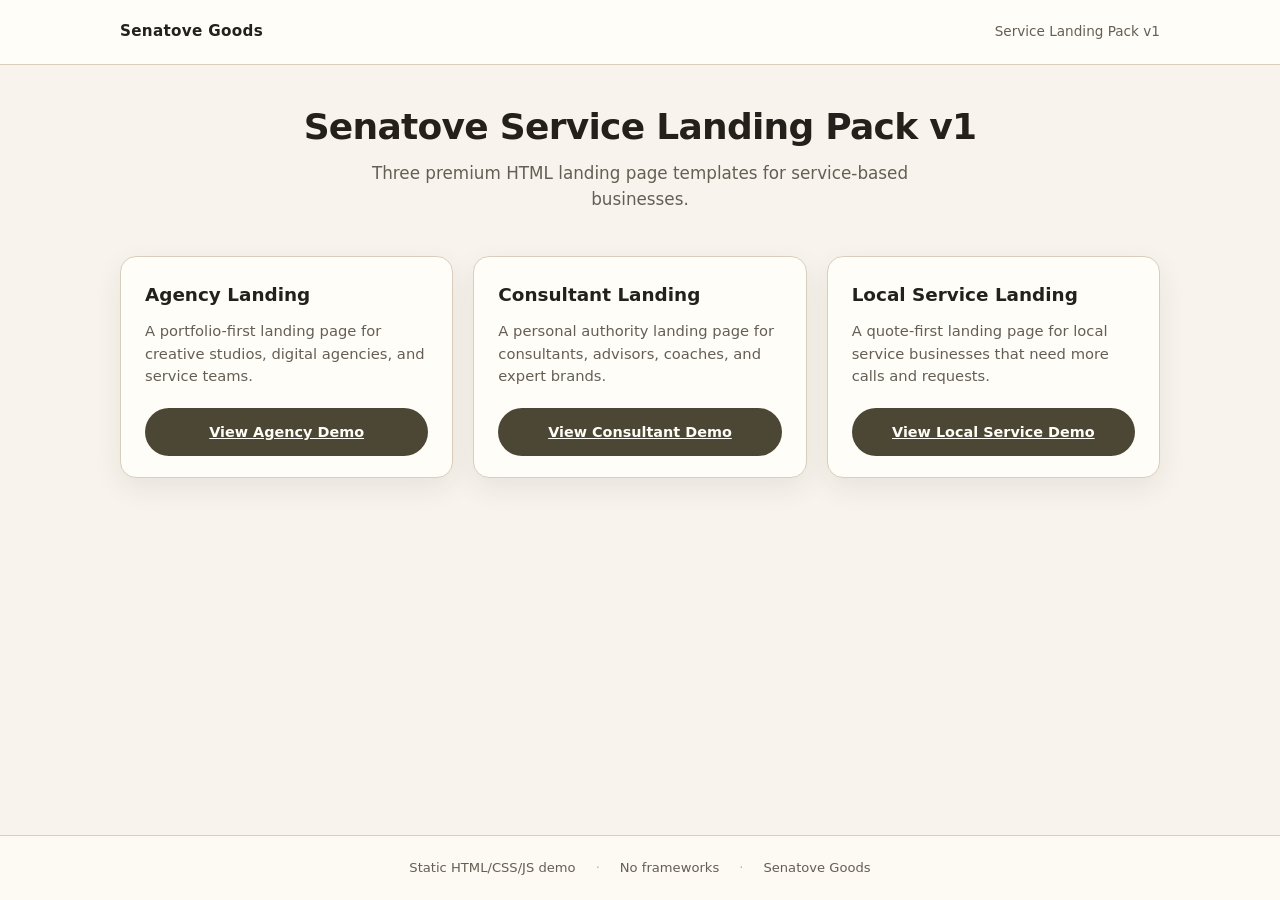
<file: index.html>
<!DOCTYPE html>
<html lang="en">
<head>
  <meta charset="UTF-8">
  <meta name="viewport" content="width=device-width, initial-scale=1.0">
  <meta name="description" content="Senatove Service Landing Pack v1 — preview three premium HTML landing templates.">
  <title>Senatove Service Landing Pack v1 | Senatove Goods</title>
  <link rel="canonical" href="https://konstantinsenatov.github.io/Senatove-Goods/">
  <link rel="stylesheet" href="demo/assets/css/demo.css">
</head>
<body class="demo-hub">
  <header class="demo-header">
    <div class="demo-header-inner">
      <span class="demo-brand">Senatove Goods</span>
      <span class="demo-tagline">Service Landing Pack v1</span>
    </div>
  </header>

  <main class="demo-main">
    <div class="demo-hero">
      <h1>Senatove Service Landing Pack v1</h1>
      <p class="demo-lead">Three premium HTML landing page templates for service-based businesses.</p>
    </div>

    <div class="demo-grid">
      <article class="demo-card">
        <h2>Agency Landing</h2>
        <p>A portfolio-first landing page for creative studios, digital agencies, and service teams.</p>
        <a class="demo-cta" href="./demo/agency-landing/">View Agency Demo</a>
      </article>

      <article class="demo-card">
        <h2>Consultant Landing</h2>
        <p>A personal authority landing page for consultants, advisors, coaches, and expert brands.</p>
        <a class="demo-cta" href="./demo/consultant-landing/">View Consultant Demo</a>
      </article>

      <article class="demo-card">
        <h2>Local Service Landing</h2>
        <p>A quote-first landing page for local service businesses that need more calls and requests.</p>
        <a class="demo-cta" href="./demo/local-service-landing/">View Local Service Demo</a>
      </article>
    </div>
  </main>

  <footer class="demo-footer">
    <div class="demo-footer-inner">
      <span>Static HTML/CSS/JS demo</span>
      <span class="demo-dot">·</span>
      <span>No frameworks</span>
      <span class="demo-dot">·</span>
      <span>Senatove Goods</span>
    </div>
  </footer>
</body>
</html>
</file>
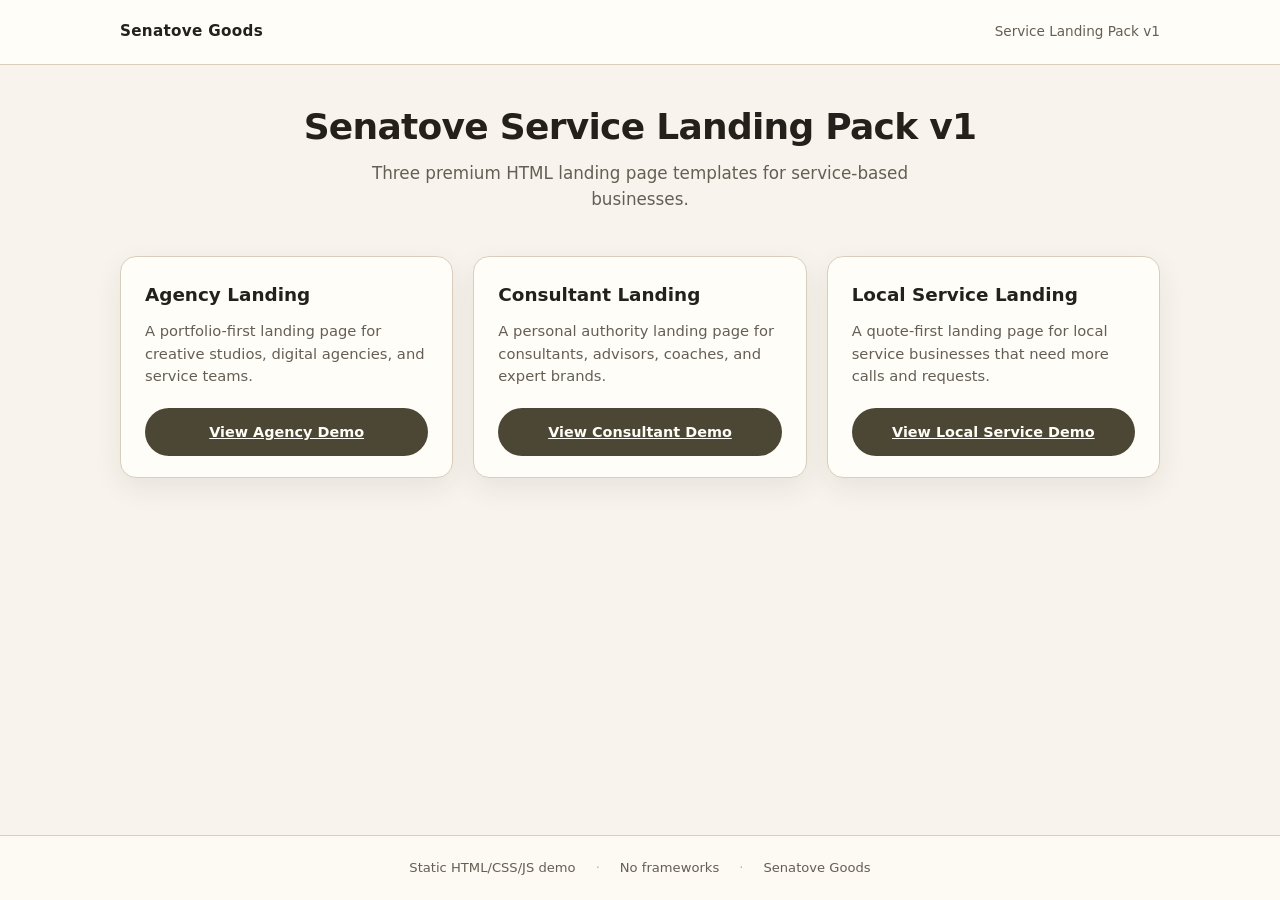
<file: demo/index.html>
<!DOCTYPE html>
<html lang="en">
<head>
  <meta charset="UTF-8">
  <meta name="viewport" content="width=device-width, initial-scale=1.0">
  <meta name="description" content="Senatove Service Landing Pack v1 — preview three premium HTML landing templates.">
  <title>Senatove Service Landing Pack v1 | Demos</title>
  <link rel="canonical" href="https://konstantinsenatov.github.io/Senatove-Goods/demo/">
  <link rel="stylesheet" href="assets/css/demo.css">
</head>
<body class="demo-hub">
  <header class="demo-header">
    <div class="demo-header-inner">
      <span class="demo-brand">Senatove Goods</span>
      <span class="demo-tagline">Service Landing Pack v1</span>
    </div>
  </header>

  <main class="demo-main">
    <div class="demo-hero">
      <h1>Senatove Service Landing Pack v1</h1>
      <p class="demo-lead">Three premium HTML landing page templates for service-based businesses.</p>
    </div>

    <div class="demo-grid">
      <article class="demo-card">
        <h2>Agency Landing</h2>
        <p>A portfolio-first landing page for creative studios, digital agencies, and service teams.</p>
        <a class="demo-cta" href="./agency-landing/">View Agency Demo</a>
      </article>

      <article class="demo-card">
        <h2>Consultant Landing</h2>
        <p>A personal authority landing page for consultants, advisors, coaches, and expert brands.</p>
        <a class="demo-cta" href="./consultant-landing/">View Consultant Demo</a>
      </article>

      <article class="demo-card">
        <h2>Local Service Landing</h2>
        <p>A quote-first landing page for local service businesses that need more calls and requests.</p>
        <a class="demo-cta" href="./local-service-landing/">View Local Service Demo</a>
      </article>
    </div>
  </main>

  <footer class="demo-footer">
    <div class="demo-footer-inner">
      <span>Static HTML/CSS/JS demo</span>
      <span class="demo-dot">·</span>
      <span>No frameworks</span>
      <span class="demo-dot">·</span>
      <span>Senatove Goods</span>
    </div>
  </footer>
</body>
</html>
</file>
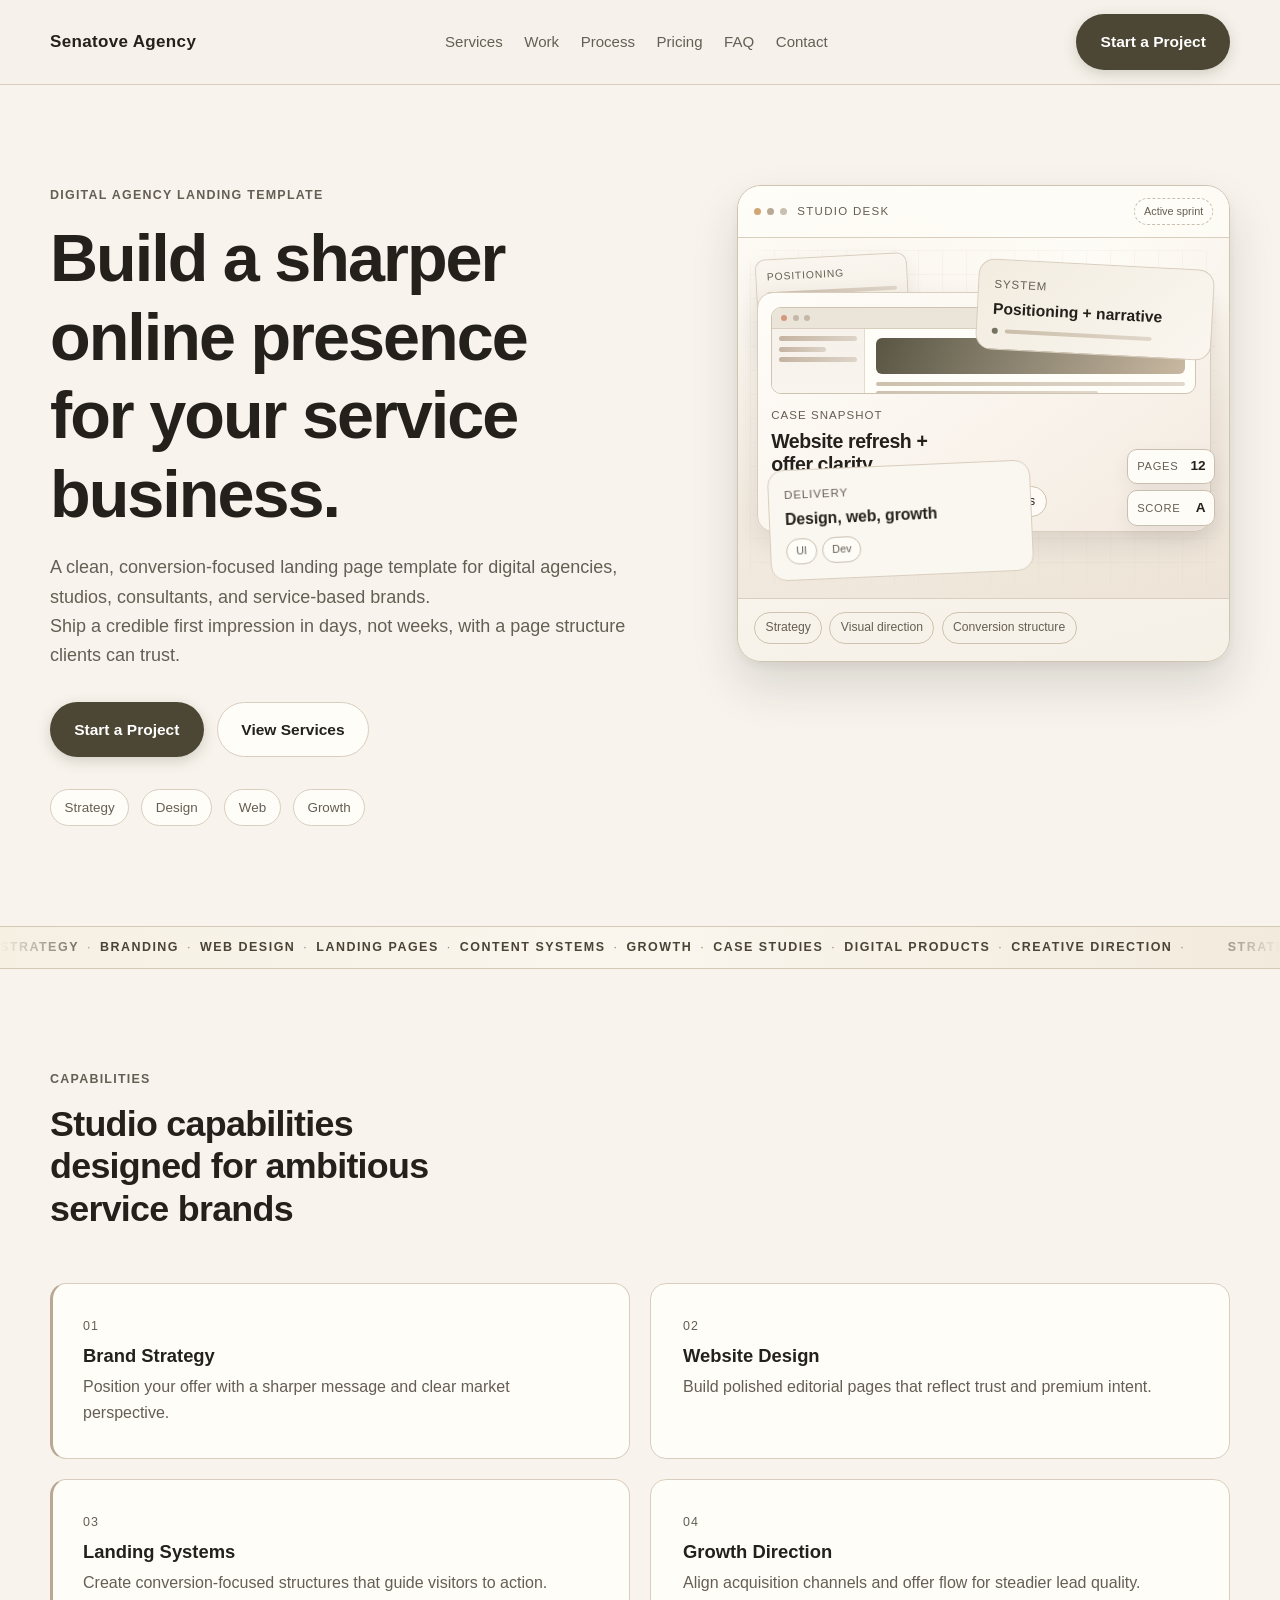
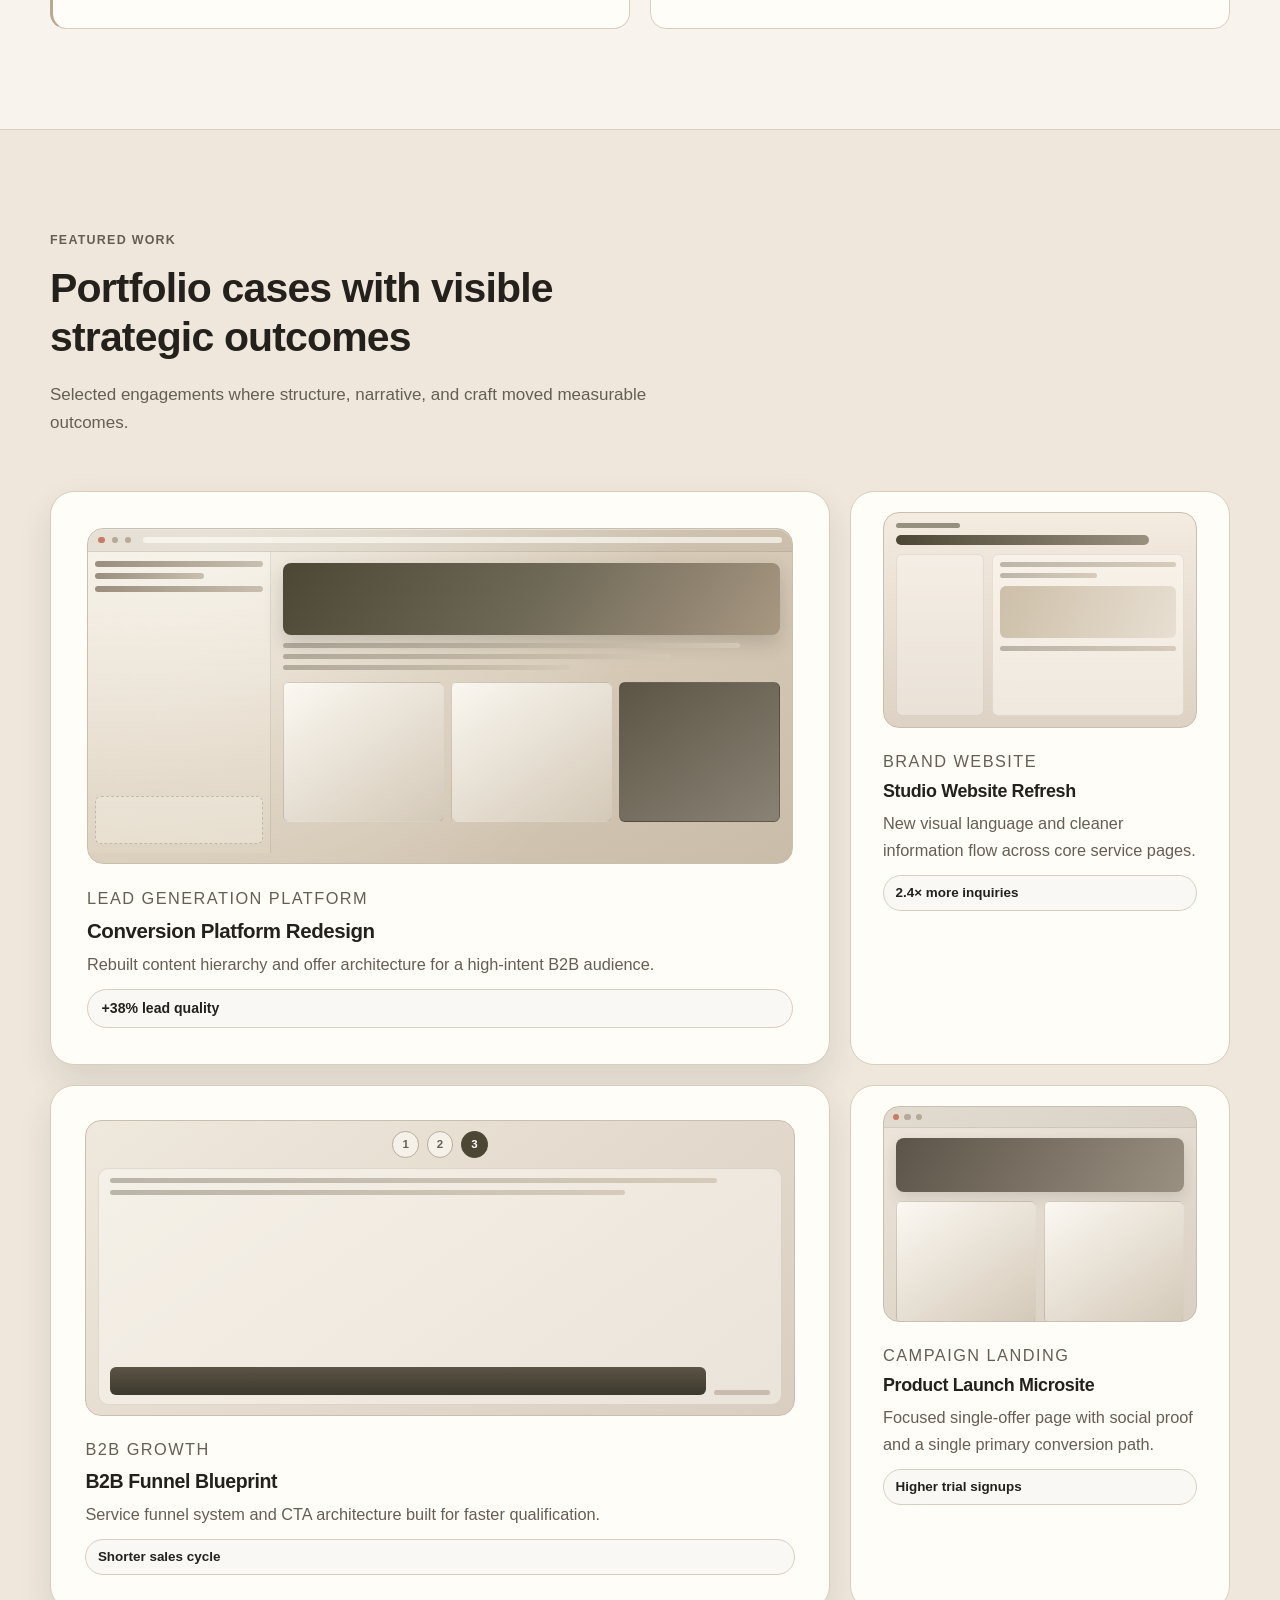
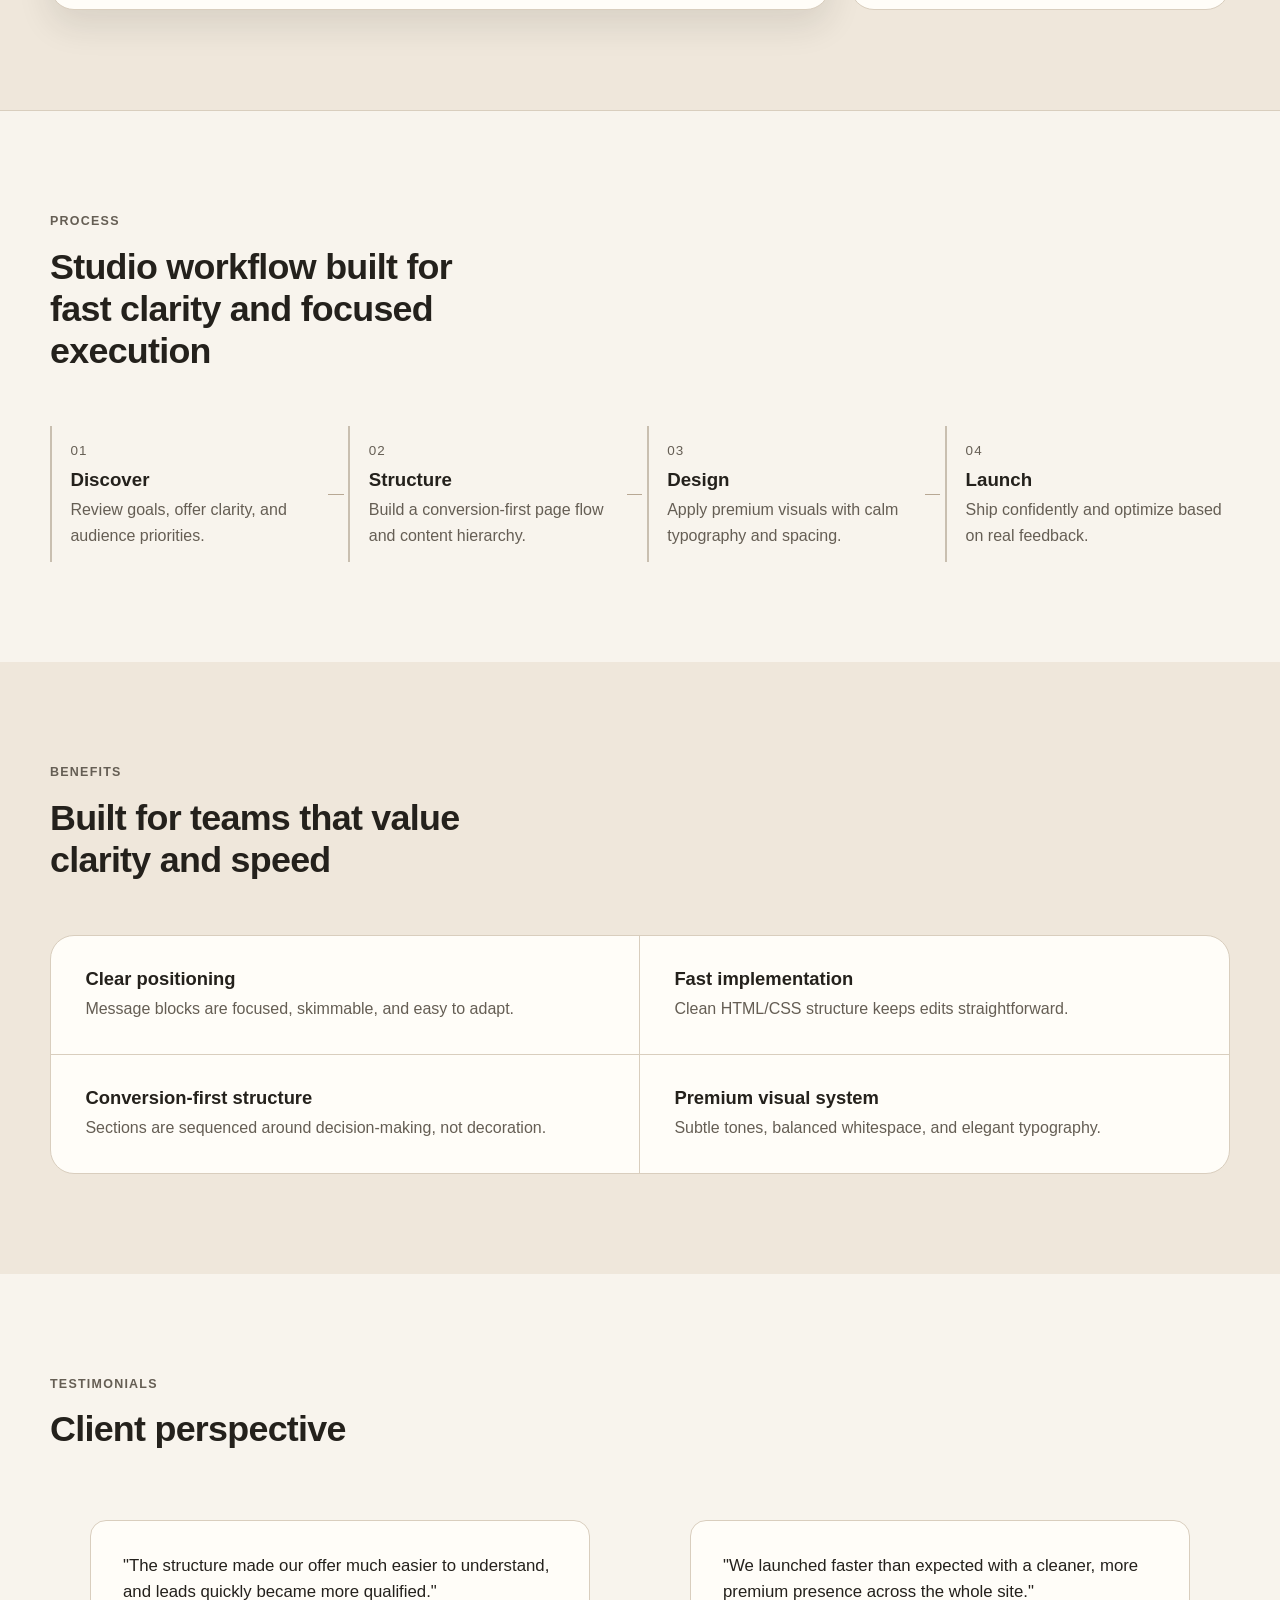
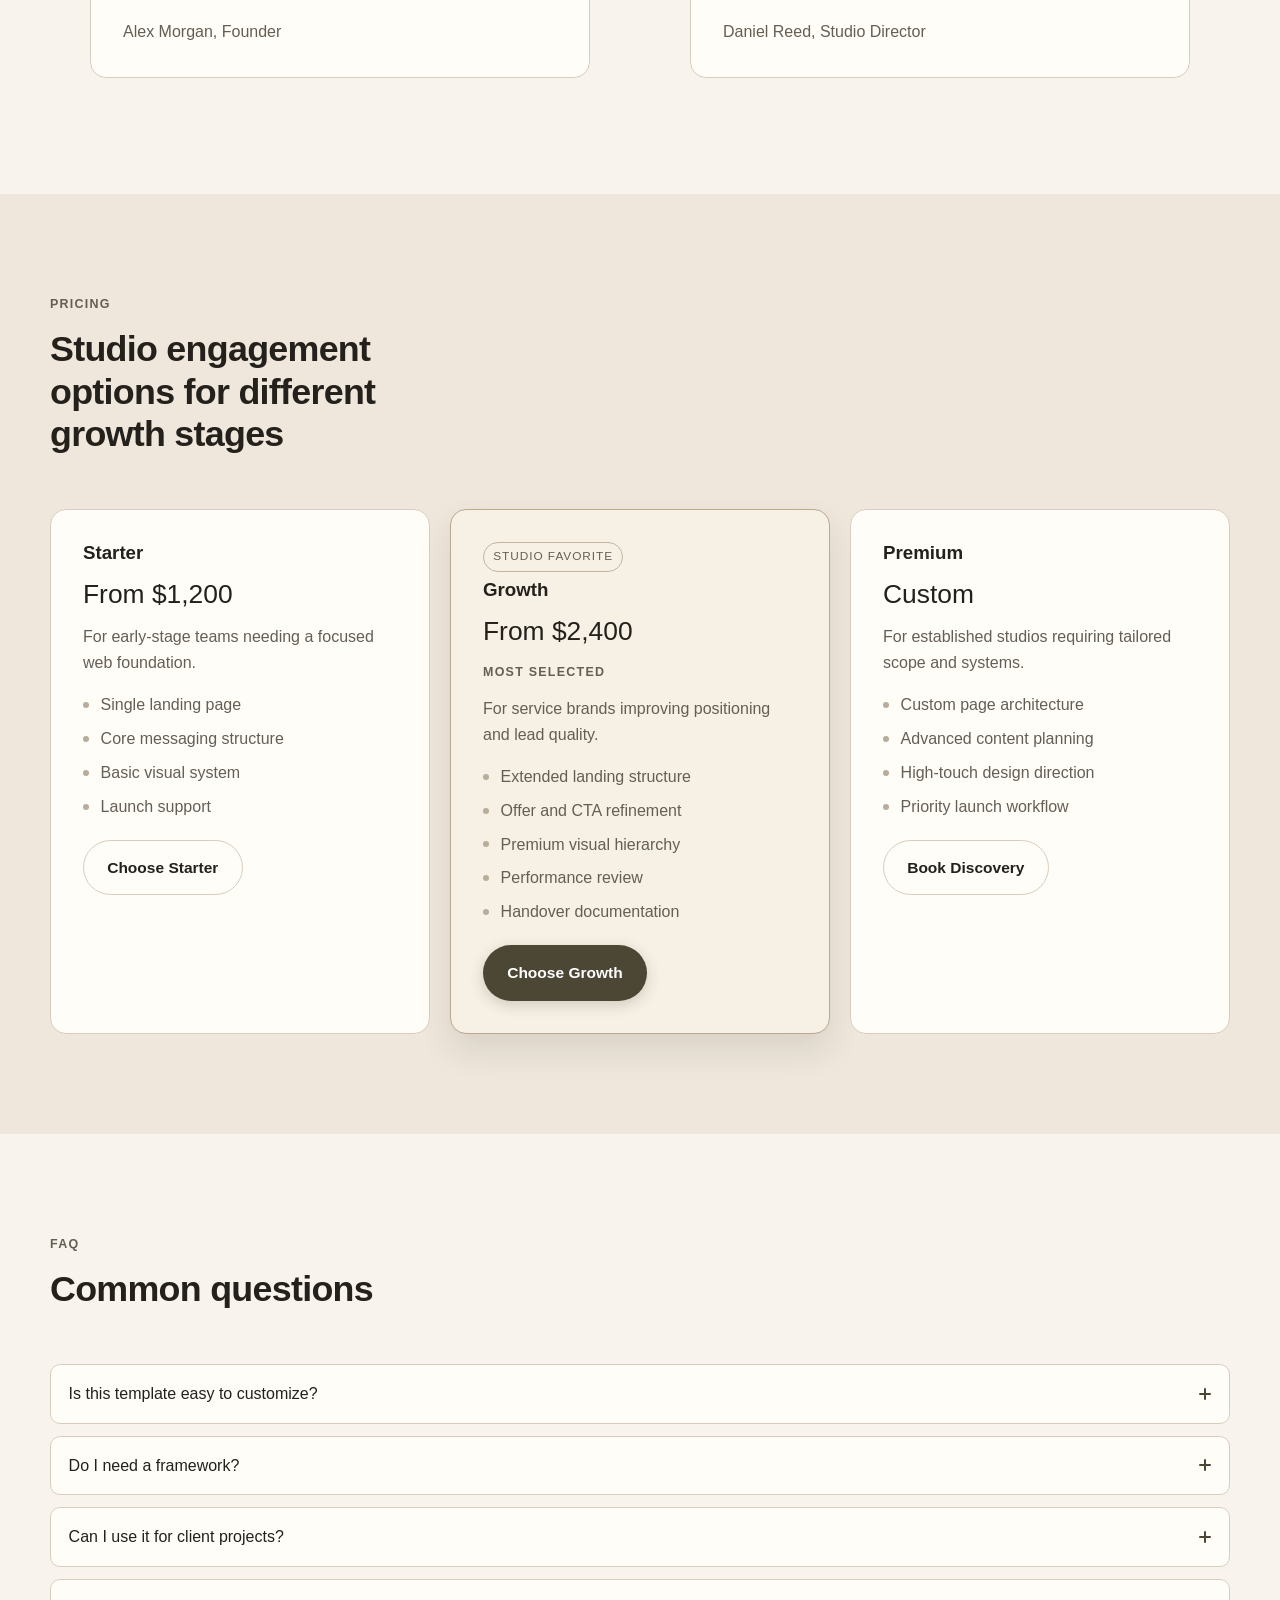
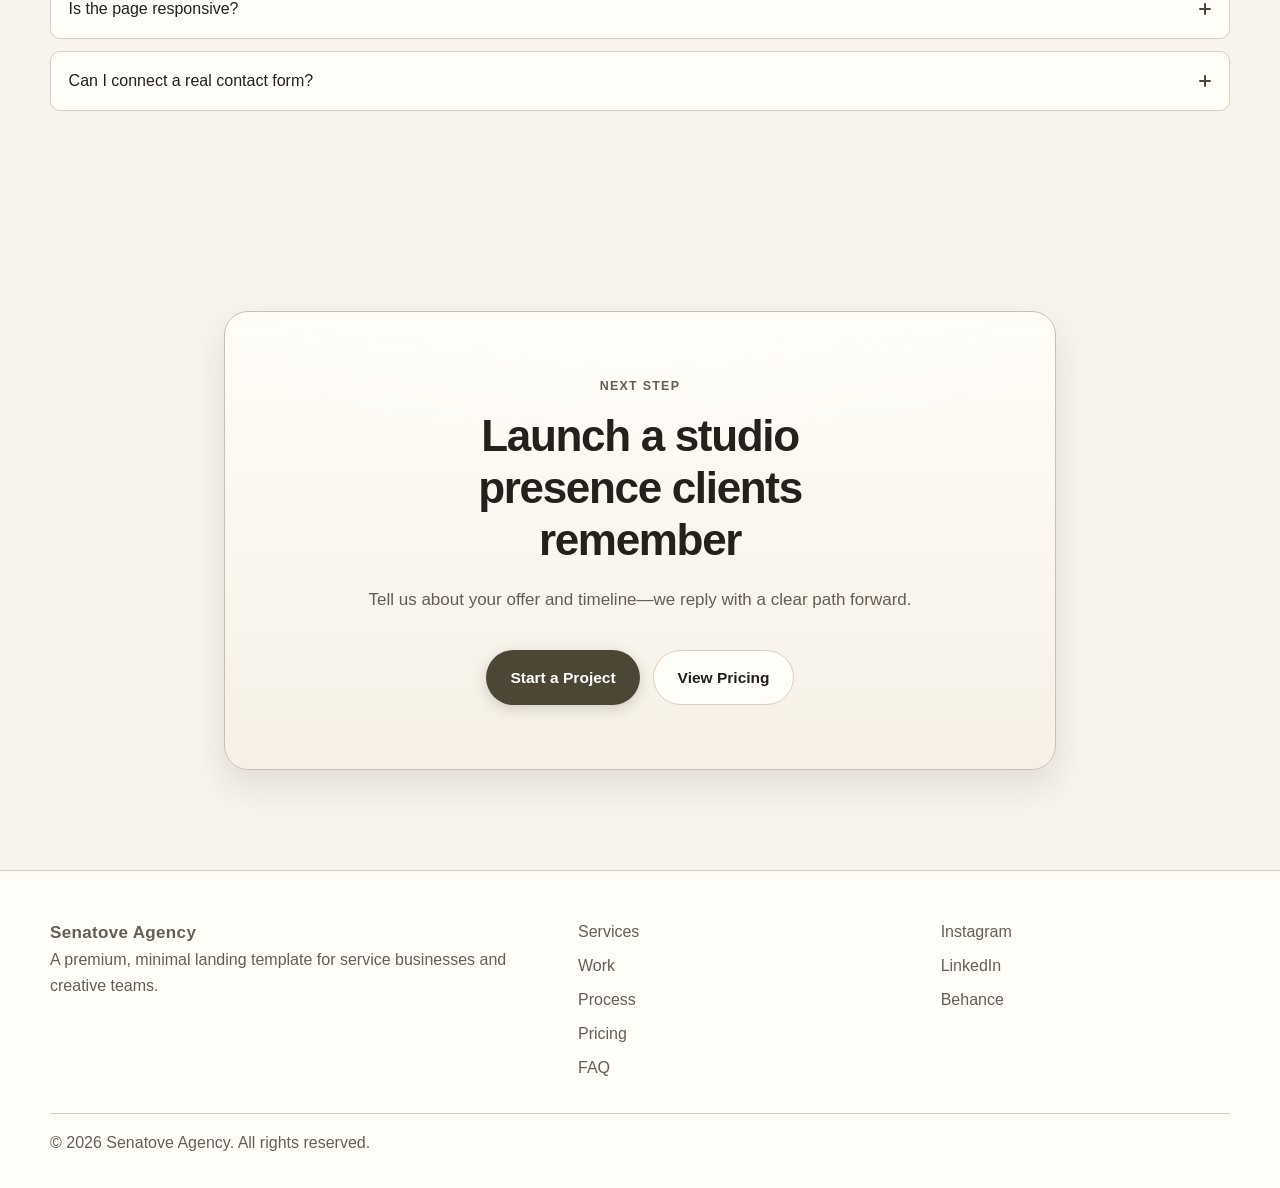
<file: 03 PRODUCTS - Digital Goods/agency-landing/index.html>
<!DOCTYPE html>
<html lang="en">
<head>
  <meta charset="UTF-8">
  <meta name="viewport" content="width=device-width, initial-scale=1.0">
  <meta name="description" content="Premium minimal agency landing page template for service businesses.">
  <title>Senatove Agency | Agency Landing</title>
  <link rel="stylesheet" href="assets/css/style.css">
</head>
<body>
  <!-- Header -->
  <header class="site-header" id="top">
    <div class="container header-inner">
      <a class="logo" href="#top">Senatove Agency</a>
      <button class="menu-toggle" aria-expanded="false" aria-controls="site-nav" aria-label="Toggle navigation">
        <span></span>
        <span></span>
      </button>
      <nav class="site-nav" id="site-nav" aria-label="Main navigation">
        <ul>
          <li><a href="#services">Services</a></li>
          <li><a href="#work">Work</a></li>
          <li><a href="#process">Process</a></li>
          <li><a href="#pricing">Pricing</a></li>
          <li><a href="#faq">FAQ</a></li>
          <li><a href="#contact">Contact</a></li>
        </ul>
      </nav>
      <a class="btn btn-primary header-cta" href="#contact">Start a Project</a>
    </div>
  </header>

  <main>
    <!-- Hero -->
    <section class="hero section">
      <div class="container hero-grid reveal-group">
        <div class="hero-copy reveal reveal-up">
          <p class="eyebrow">Digital Agency Landing Template</p>
          <h1>Build a sharper online presence for your service business.</h1>
          <p class="lead">
            A clean, conversion-focused landing page template for digital agencies,
            studios, consultants, and service-based brands.
          </p>
          <p class="lead">
            Ship a credible first impression in days, not weeks, with a page structure clients can trust.
          </p>
          <div class="hero-actions">
            <a class="btn btn-primary" href="#contact">Start a Project</a>
            <a class="btn btn-secondary" href="#services">View Services</a>
          </div>
          <ul class="trust-list" aria-label="Trust indicators">
            <li>Strategy</li>
            <li>Design</li>
            <li>Web</li>
            <li>Growth</li>
          </ul>
        </div>
        <!-- Abstract studio board mockup: optional — replace with an image or customize the HTML/CSS inside -->
        <aside class="studio-board reveal reveal-scale parallax-soft" aria-hidden="true">
          <div class="board-shell">
            <div class="board-chrome">
              <span class="board-chrome-dots" aria-hidden="true"><i></i><i></i><i></i></span>
              <span class="board-chrome-title">Studio desk</span>
              <span class="board-chip board-chip--quiet">Active sprint</span>
            </div>
            <div class="board-canvas">
              <div class="board-grid-lines" aria-hidden="true"></div>
              <div class="board-stack">
                <div class="board-layer board-layer-back">
                  <div class="board-mini-card">
                    <span class="board-mini-label">Positioning</span>
                    <div class="board-mini-preview">
                      <span class="board-line board-line--lg"></span>
                      <span class="board-line board-line--sm"></span>
                      <span class="board-line board-line--md"></span>
                    </div>
                  </div>
                  <div class="board-mini-card board-mini-card--offset">
                    <span class="board-mini-label">Wire</span>
                    <div class="board-wire-frame">
                      <span></span><span></span><span></span>
                    </div>
                  </div>
                </div>
                <article class="board-card board-card-main">
                  <div class="board-browser">
                    <div class="board-browser-bar">
                      <span></span><span></span><span></span>
                    </div>
                    <div class="board-browser-body">
                      <div class="board-browser-sidebar">
                        <span class="board-pill"></span>
                        <span class="board-pill board-pill--short"></span>
                        <span class="board-pill"></span>
                      </div>
                      <div class="board-browser-main">
                        <div class="board-block board-block--hero"></div>
                        <span class="board-line board-line--lg"></span>
                        <span class="board-line board-line--md"></span>
                        <div class="board-strip"></div>
                        <span class="board-line board-line--sm"></span>
                        <span class="board-line board-line--sm"></span>
                      </div>
                    </div>
                  </div>
                  <div class="board-card-meta">
                    <p>Case snapshot</p>
                    <h2>Website refresh + offer clarity</h2>
                    <div class="board-metric-row">
                      <span class="board-metric">2.4× inquiries</span>
                      <span class="board-metric">6-week rollout</span>
                      <span class="board-metric">QA pass</span>
                    </div>
                  </div>
                </article>
                <article class="board-card board-card-top">
                  <p>System</p>
                  <h3>Positioning + narrative</h3>
                  <div class="board-frag">
                    <span class="board-dot"></span>
                    <span class="board-line board-line--md"></span>
                  </div>
                </article>
                <article class="board-card board-card-bottom">
                  <p>Delivery</p>
                  <h3>Design, web, growth</h3>
                  <div class="board-chip-row">
                    <span class="board-chip">UI</span>
                    <span class="board-chip">Dev</span>
                  </div>
                </article>
              </div>
              <ul class="board-float-metrics">
                <li><span class="board-metric-label">Pages</span><span class="board-metric-val">12</span></li>
                <li><span class="board-metric-label">Score</span><span class="board-metric-val">A</span></li>
              </ul>
            </div>
            <ul class="board-tags">
              <li>Strategy</li>
              <li>Visual direction</li>
              <li>Conversion structure</li>
            </ul>
          </div>
        </aside>
      </div>
    </section>

    <!-- Marquee: studio capability strip (decorative; pause on hover) -->
    <section class="marquee-section marquee-section--agency" aria-label="Studio capability highlights">
      <div class="marquee-mask">
        <div class="marquee-track">
          <div class="marquee-group">
            <span>Strategy</span><span class="marquee-sep" aria-hidden="true">·</span>
            <span>Branding</span><span class="marquee-sep" aria-hidden="true">·</span>
            <span>Web Design</span><span class="marquee-sep" aria-hidden="true">·</span>
            <span>Landing Pages</span><span class="marquee-sep" aria-hidden="true">·</span>
            <span>Content Systems</span><span class="marquee-sep" aria-hidden="true">·</span>
            <span>Growth</span><span class="marquee-sep" aria-hidden="true">·</span>
            <span>Case Studies</span><span class="marquee-sep" aria-hidden="true">·</span>
            <span>Digital Products</span><span class="marquee-sep" aria-hidden="true">·</span>
            <span>Creative Direction</span><span class="marquee-sep" aria-hidden="true">·</span>
          </div>
          <div class="marquee-group" aria-hidden="true">
            <span>Strategy</span><span class="marquee-sep">·</span>
            <span>Branding</span><span class="marquee-sep">·</span>
            <span>Web Design</span><span class="marquee-sep">·</span>
            <span>Landing Pages</span><span class="marquee-sep">·</span>
            <span>Content Systems</span><span class="marquee-sep">·</span>
            <span>Growth</span><span class="marquee-sep">·</span>
            <span>Case Studies</span><span class="marquee-sep">·</span>
            <span>Digital Products</span><span class="marquee-sep">·</span>
            <span>Creative Direction</span><span class="marquee-sep">·</span>
          </div>
        </div>
      </div>
    </section>

    <!-- Services / Capabilities -->
    <section class="section capabilities section-editorial" id="services">
      <div class="container">
        <div class="section-head reveal reveal-up">
          <p class="eyebrow">Capabilities</p>
          <h2>Studio capabilities designed for ambitious service brands</h2>
        </div>
        <div class="capability-grid stagger">
          <article class="capability-card reveal reveal-up">
            <p class="capability-index">01</p>
            <h3>Brand Strategy</h3>
            <p>Position your offer with a sharper message and clear market perspective.</p>
          </article>
          <article class="capability-card reveal reveal-up">
            <p class="capability-index">02</p>
            <h3>Website Design</h3>
            <p>Build polished editorial pages that reflect trust and premium intent.</p>
          </article>
          <article class="capability-card reveal reveal-up">
            <p class="capability-index">03</p>
            <h3>Landing Systems</h3>
            <p>Create conversion-focused structures that guide visitors to action.</p>
          </article>
          <article class="capability-card reveal reveal-up">
            <p class="capability-index">04</p>
            <h3>Growth Direction</h3>
            <p>Align acquisition channels and offer flow for steadier lead quality.</p>
          </article>
        </div>
      </div>
    </section>

    <!-- Featured Work -->
    <section class="section section-muted featured-work section-featured" id="work">
      <div class="container">
        <div class="section-head section-head--featured reveal reveal-up">
          <p class="eyebrow">Featured Work</p>
          <h2>Portfolio cases with visible strategic outcomes</h2>
          <p class="section-lede">Selected engagements where structure, narrative, and craft moved measurable outcomes.</p>
        </div>
        <div class="work-layout stagger">
          <article class="work-case case-primary work-case--slot-a reveal reveal-scale">
            <!-- Abstract project mockup: replace with a real image or customize the HTML/CSS blocks -->
            <div class="case-visual case-mock case-mock--primary" role="img" aria-label="Abstract website mockup for Conversion Platform Redesign">
              <div class="case-mock-glow" aria-hidden="true"></div>
              <div class="case-mock-chrome">
                <span class="case-mock-dot"></span>
                <span class="case-mock-dot"></span>
                <span class="case-mock-dot"></span>
                <span class="case-mock-url"></span>
              </div>
              <div class="case-mock-stage">
                <aside class="case-mock-rail" aria-hidden="true">
                  <span class="case-mock-pill"></span>
                  <span class="case-mock-pill case-mock-pill--short"></span>
                  <span class="case-mock-pill"></span>
                  <span class="case-mock-block"></span>
                </aside>
                <div class="case-mock-main">
                  <div class="case-mock-hero"></div>
                  <div class="case-mock-rows">
                    <span class="case-mock-line case-mock-line--long"></span>
                    <span class="case-mock-line"></span>
                    <span class="case-mock-line case-mock-line--mid"></span>
                  </div>
                  <div class="case-mock-cards">
                    <span class="case-mock-tile"></span>
                    <span class="case-mock-tile"></span>
                    <span class="case-mock-tile case-mock-tile--accent"></span>
                  </div>
                </div>
              </div>
            </div>
            <p class="project-category">Lead Generation Platform</p>
            <h3>Conversion Platform Redesign</h3>
            <p>Rebuilt content hierarchy and offer architecture for a high-intent B2B audience.</p>
            <strong>+38% lead quality</strong>
          </article>
          <article class="work-case work-case--compact work-case--slot-b reveal reveal-up">
            <!-- Abstract project mockup: replace with a real image or customize the HTML/CSS blocks -->
            <div class="case-visual case-mock case-mock--editorial" role="img" aria-label="Abstract editorial layout mockup for Studio Website Refresh">
              <div class="case-mock-editorial-top">
                <span class="case-mock-kicker"></span>
                <span class="case-mock-line case-mock-line--hero"></span>
              </div>
              <div class="case-mock-editorial-body">
                <span class="case-mock-column"></span>
                <div class="case-mock-column case-mock-column--wide">
                  <span class="case-mock-line"></span>
                  <span class="case-mock-line case-mock-line--short"></span>
                  <div class="case-mock-media"></div>
                  <span class="case-mock-line"></span>
                </div>
              </div>
            </div>
            <p class="project-category">Brand Website</p>
            <h3>Studio Website Refresh</h3>
            <p>New visual language and cleaner information flow across core service pages.</p>
            <strong>2.4× more inquiries</strong>
          </article>
          <article class="work-case work-case--funnel work-case--slot-c work-case--large-bottom reveal reveal-up">
            <!-- Abstract project mockup: replace with a real image or customize the HTML/CSS blocks -->
            <div class="case-visual case-mock case-mock--funnel case-mock--funnel-tall" role="img" aria-label="Abstract funnel mockup for B2B Funnel Blueprint">
              <div class="case-mock-funnel-row">
                <span class="case-mock-step">1</span>
                <span class="case-mock-step">2</span>
                <span class="case-mock-step case-mock-step--active">3</span>
              </div>
              <div class="case-mock-funnel-panel">
                <span class="case-mock-line case-mock-line--long"></span>
                <span class="case-mock-line"></span>
                <div class="case-mock-funnel-split">
                  <span class="case-mock-cta"></span>
                  <span class="case-mock-note"></span>
                </div>
              </div>
            </div>
            <p class="project-category">B2B Growth</p>
            <h3>B2B Funnel Blueprint</h3>
            <p>Service funnel system and CTA architecture built for faster qualification.</p>
            <strong>Shorter sales cycle</strong>
          </article>
          <article class="work-case work-case--compact work-case--slot-d reveal reveal-up">
            <!-- Abstract project mockup: replace with a real image or customize the HTML/CSS blocks -->
            <div class="case-visual case-mock case-mock--launch" role="img" aria-label="Abstract launch landing mockup">
              <div class="case-mock-launch-bar" aria-hidden="true">
                <span></span><span></span><span></span>
              </div>
              <div class="case-mock-launch-body">
                <div class="case-mock-launch-hero"></div>
                <div class="case-mock-launch-grid">
                  <span class="case-mock-tile"></span>
                  <span class="case-mock-tile"></span>
                </div>
                <span class="case-mock-line case-mock-line--long"></span>
              </div>
            </div>
            <p class="project-category">Campaign Landing</p>
            <h3>Product Launch Microsite</h3>
            <p>Focused single-offer page with social proof and a single primary conversion path.</p>
            <strong>Higher trial signups</strong>
          </article>
        </div>
      </div>
    </section>

    <!-- Process -->
    <section class="section section-process-line" id="process">
      <div class="container">
        <div class="section-head reveal reveal-up">
          <p class="eyebrow">Process</p>
          <h2>Studio workflow built for fast clarity and focused execution</h2>
        </div>
        <div class="workflow-line stagger">
          <article class="workflow-step reveal reveal-up">
            <p class="step-number">01</p>
            <h3>Discover</h3>
            <p>Review goals, offer clarity, and audience priorities.</p>
          </article>
          <article class="workflow-step reveal reveal-up">
            <p class="step-number">02</p>
            <h3>Structure</h3>
            <p>Build a conversion-first page flow and content hierarchy.</p>
          </article>
          <article class="workflow-step reveal reveal-up">
            <p class="step-number">03</p>
            <h3>Design</h3>
            <p>Apply premium visuals with calm typography and spacing.</p>
          </article>
          <article class="workflow-step reveal reveal-up">
            <p class="step-number">04</p>
            <h3>Launch</h3>
            <p>Ship confidently and optimize based on real feedback.</p>
          </article>
        </div>
      </div>
    </section>

    <!-- Benefits -->
    <section class="section section-muted section-benefits-editorial">
      <div class="container">
        <div class="section-head reveal reveal-up">
          <p class="eyebrow">Benefits</p>
          <h2>Built for teams that value clarity and speed</h2>
        </div>
        <div class="benefits-editorial stagger">
          <article class="benefit-row reveal reveal-up">
            <h3>Clear positioning</h3>
            <p>Message blocks are focused, skimmable, and easy to adapt.</p>
          </article>
          <article class="benefit-row reveal reveal-up">
            <h3>Fast implementation</h3>
            <p>Clean HTML/CSS structure keeps edits straightforward.</p>
          </article>
          <article class="benefit-row reveal reveal-up">
            <h3>Conversion-first structure</h3>
            <p>Sections are sequenced around decision-making, not decoration.</p>
          </article>
          <article class="benefit-row reveal reveal-up">
            <h3>Premium visual system</h3>
            <p>Subtle tones, balanced whitespace, and elegant typography.</p>
          </article>
        </div>
      </div>
    </section>

    <!-- Testimonials -->
    <section class="section">
      <div class="container">
        <div class="section-head reveal reveal-up">
          <p class="eyebrow">Testimonials</p>
          <h2>Client perspective</h2>
        </div>
        <div class="cards cards-2 stagger">
          <blockquote class="quote-card reveal reveal-up">
            <p>
              "The structure made our offer much easier to understand, and leads quickly became more qualified."
            </p>
            <cite>Alex Morgan, Founder</cite>
          </blockquote>
          <blockquote class="quote-card reveal reveal-up">
            <p>
              "We launched faster than expected with a cleaner, more premium presence across the whole site."
            </p>
            <cite>Daniel Reed, Studio Director</cite>
          </blockquote>
        </div>
      </div>
    </section>

    <!-- Pricing -->
    <section class="section section-muted" id="pricing">
      <div class="container">
        <div class="section-head reveal reveal-up">
          <p class="eyebrow">Pricing</p>
          <h2>Studio engagement options for different growth stages</h2>
        </div>
        <div class="cards cards-3 stagger">
          <article class="price-card reveal reveal-up">
            <h3>Starter</h3>
            <p class="price">From $1,200</p>
            <p>For early-stage teams needing a focused web foundation.</p>
            <ul>
              <li>Single landing page</li>
              <li>Core messaging structure</li>
              <li>Basic visual system</li>
              <li>Launch support</li>
            </ul>
            <a class="btn btn-secondary" href="#contact">Choose Starter</a>
          </article>
          <article class="price-card featured reveal reveal-scale">
            <p class="package-badge">Studio Favorite</p>
            <h3>Growth</h3>
            <p class="price">From $2,400</p>
            <p class="eyebrow">Most selected</p>
            <p>For service brands improving positioning and lead quality.</p>
            <ul>
              <li>Extended landing structure</li>
              <li>Offer and CTA refinement</li>
              <li>Premium visual hierarchy</li>
              <li>Performance review</li>
              <li>Handover documentation</li>
            </ul>
            <a class="btn btn-primary" href="#contact">Choose Growth</a>
          </article>
          <article class="price-card reveal reveal-up">
            <h3>Premium</h3>
            <p class="price">Custom</p>
            <p>For established studios requiring tailored scope and systems.</p>
            <ul>
              <li>Custom page architecture</li>
              <li>Advanced content planning</li>
              <li>High-touch design direction</li>
              <li>Priority launch workflow</li>
            </ul>
            <a class="btn btn-secondary" href="#contact">Book Discovery</a>
          </article>
        </div>
      </div>
    </section>

    <!-- FAQ -->
    <section class="section" id="faq">
      <div class="container">
        <div class="section-head reveal reveal-up">
          <p class="eyebrow">FAQ</p>
          <h2>Common questions</h2>
        </div>
        <div class="faq-list">
          <article class="faq-item">
            <button class="faq-question" type="button" aria-expanded="false">
              <span class="faq-question-text">Is this template easy to customize?</span>
              <span class="faq-toggle-icon" aria-hidden="true"></span>
            </button>
            <div class="faq-answer">
              <p>Yes. Content blocks are modular and text edits are straightforward in plain HTML.</p>
            </div>
          </article>
          <article class="faq-item">
            <button class="faq-question" type="button" aria-expanded="false">
              <span class="faq-question-text">Do I need a framework?</span>
              <span class="faq-toggle-icon" aria-hidden="true"></span>
            </button>
            <div class="faq-answer">
              <p>No. The template uses only HTML, CSS, and a small amount of vanilla JavaScript.</p>
            </div>
          </article>
          <article class="faq-item">
            <button class="faq-question" type="button" aria-expanded="false">
              <span class="faq-question-text">Can I use it for client projects?</span>
              <span class="faq-toggle-icon" aria-hidden="true"></span>
            </button>
            <div class="faq-answer">
              <p>Yes, depending on your license terms. Add your final license policy inside the package.</p>
            </div>
          </article>
          <article class="faq-item">
            <button class="faq-question" type="button" aria-expanded="false">
              <span class="faq-question-text">Is the page responsive?</span>
              <span class="faq-toggle-icon" aria-hidden="true"></span>
            </button>
            <div class="faq-answer">
              <p>Yes. Layout and spacing are optimized for mobile, tablet, and desktop sizes.</p>
            </div>
          </article>
          <article class="faq-item">
            <button class="faq-question" type="button" aria-expanded="false">
              <span class="faq-question-text">Can I connect a real contact form?</span>
              <span class="faq-toggle-icon" aria-hidden="true"></span>
            </button>
            <div class="faq-answer">
              <p>Yes. You can integrate any form backend or service by replacing the CTA links.</p>
            </div>
          </article>
        </div>
      </div>
    </section>

    <!-- Final CTA -->
    <section class="section final-cta" id="contact">
      <div class="container">
        <div class="final-cta-inner reveal reveal-up">
          <p class="eyebrow">Next step</p>
          <h2>Launch a studio presence clients remember</h2>
          <p class="final-cta-lede">Tell us about your offer and timeline—we reply with a clear path forward.</p>
          <div class="hero-actions">
            <a class="btn btn-primary" href="#top">Start a Project</a>
            <a class="btn btn-secondary" href="#pricing">View Pricing</a>
          </div>
        </div>
      </div>
    </section>
  </main>

  <!-- Footer -->
  <footer class="site-footer">
    <div class="container footer-grid">
      <div>
        <a class="logo" href="#top">Senatove Agency</a>
        <p>A premium, minimal landing template for service businesses and creative teams.</p>
      </div>
      <nav aria-label="Footer navigation">
        <ul>
          <li><a href="#services">Services</a></li>
          <li><a href="#work">Work</a></li>
          <li><a href="#process">Process</a></li>
          <li><a href="#pricing">Pricing</a></li>
          <li><a href="#faq">FAQ</a></li>
        </ul>
      </nav>
      <div class="footer-social">
        <a href="#">Instagram</a>
        <a href="#">LinkedIn</a>
        <a href="#">Behance</a>
      </div>
    </div>
    <div class="container footer-bottom">
      <p>&copy; 2026 Senatove Agency. All rights reserved.</p>
    </div>
  </footer>

  <script src="assets/js/main.js"></script>
</body>
</html>
</file>
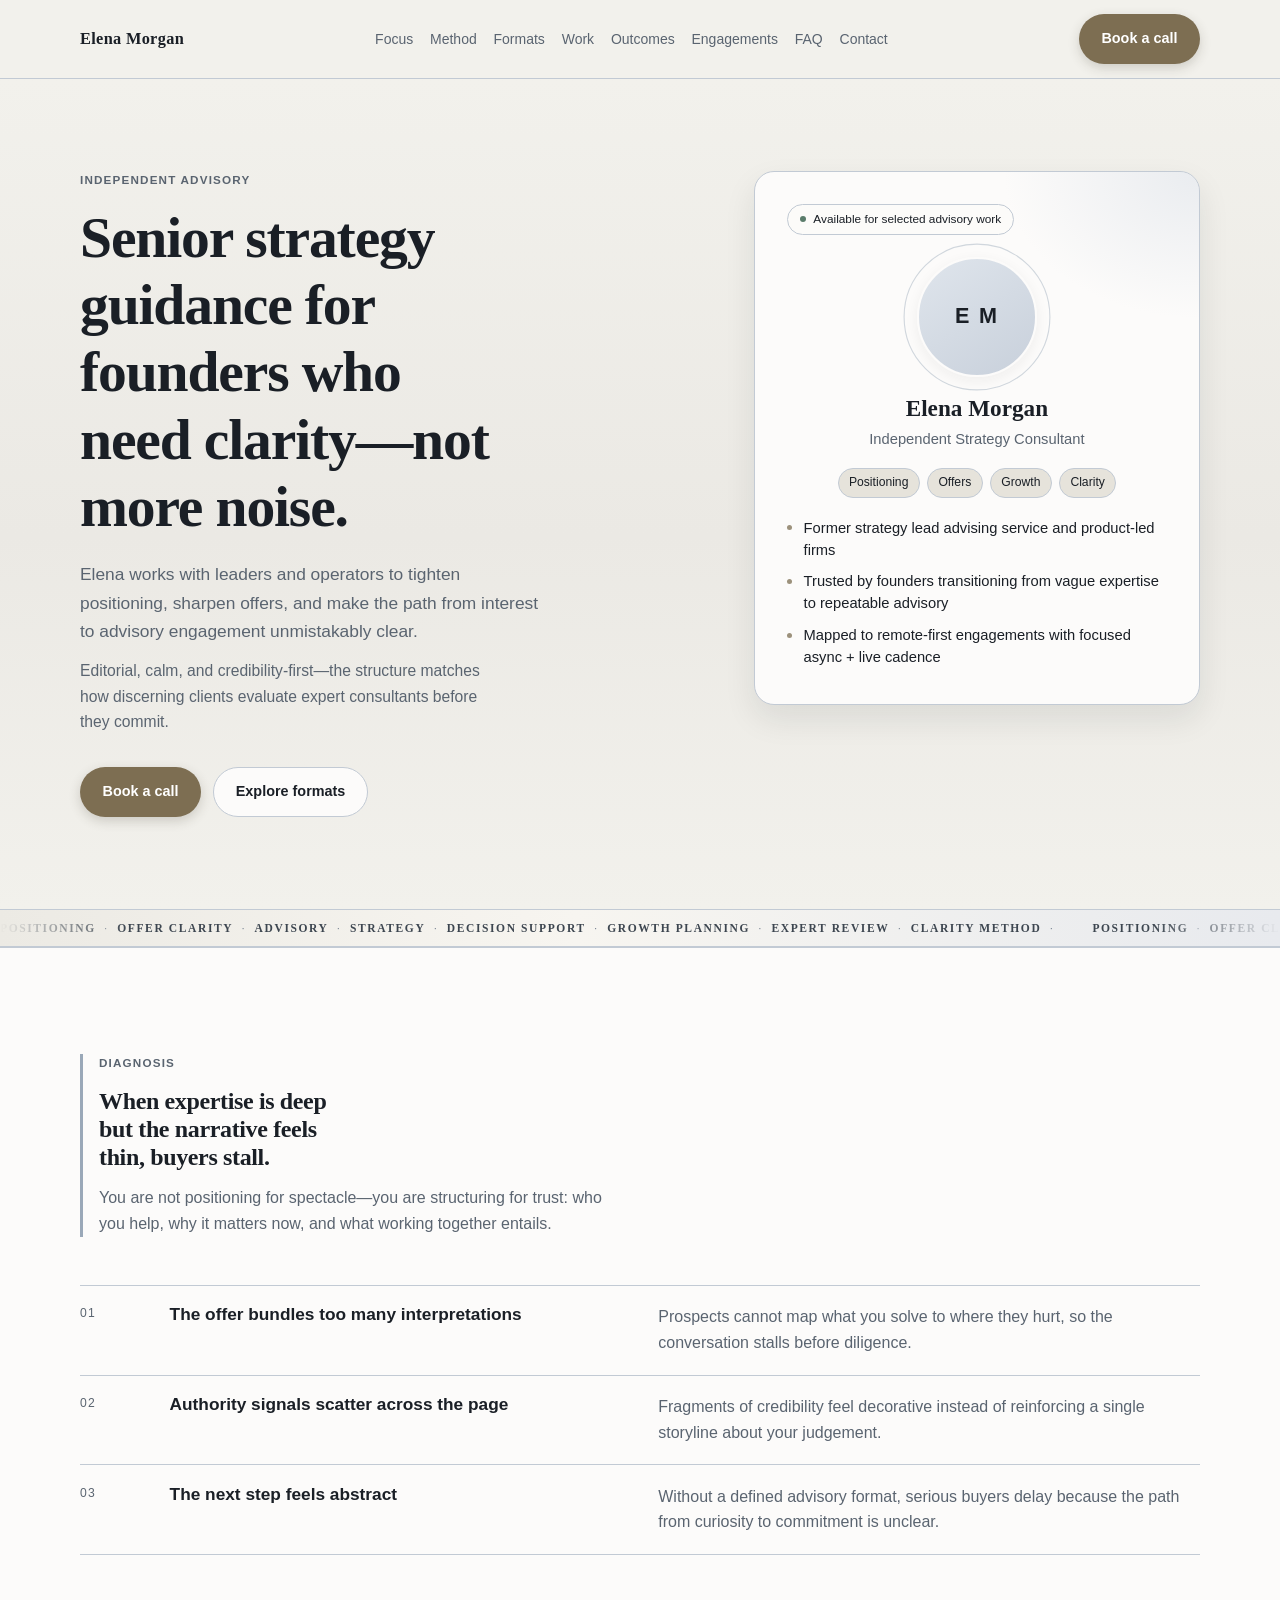
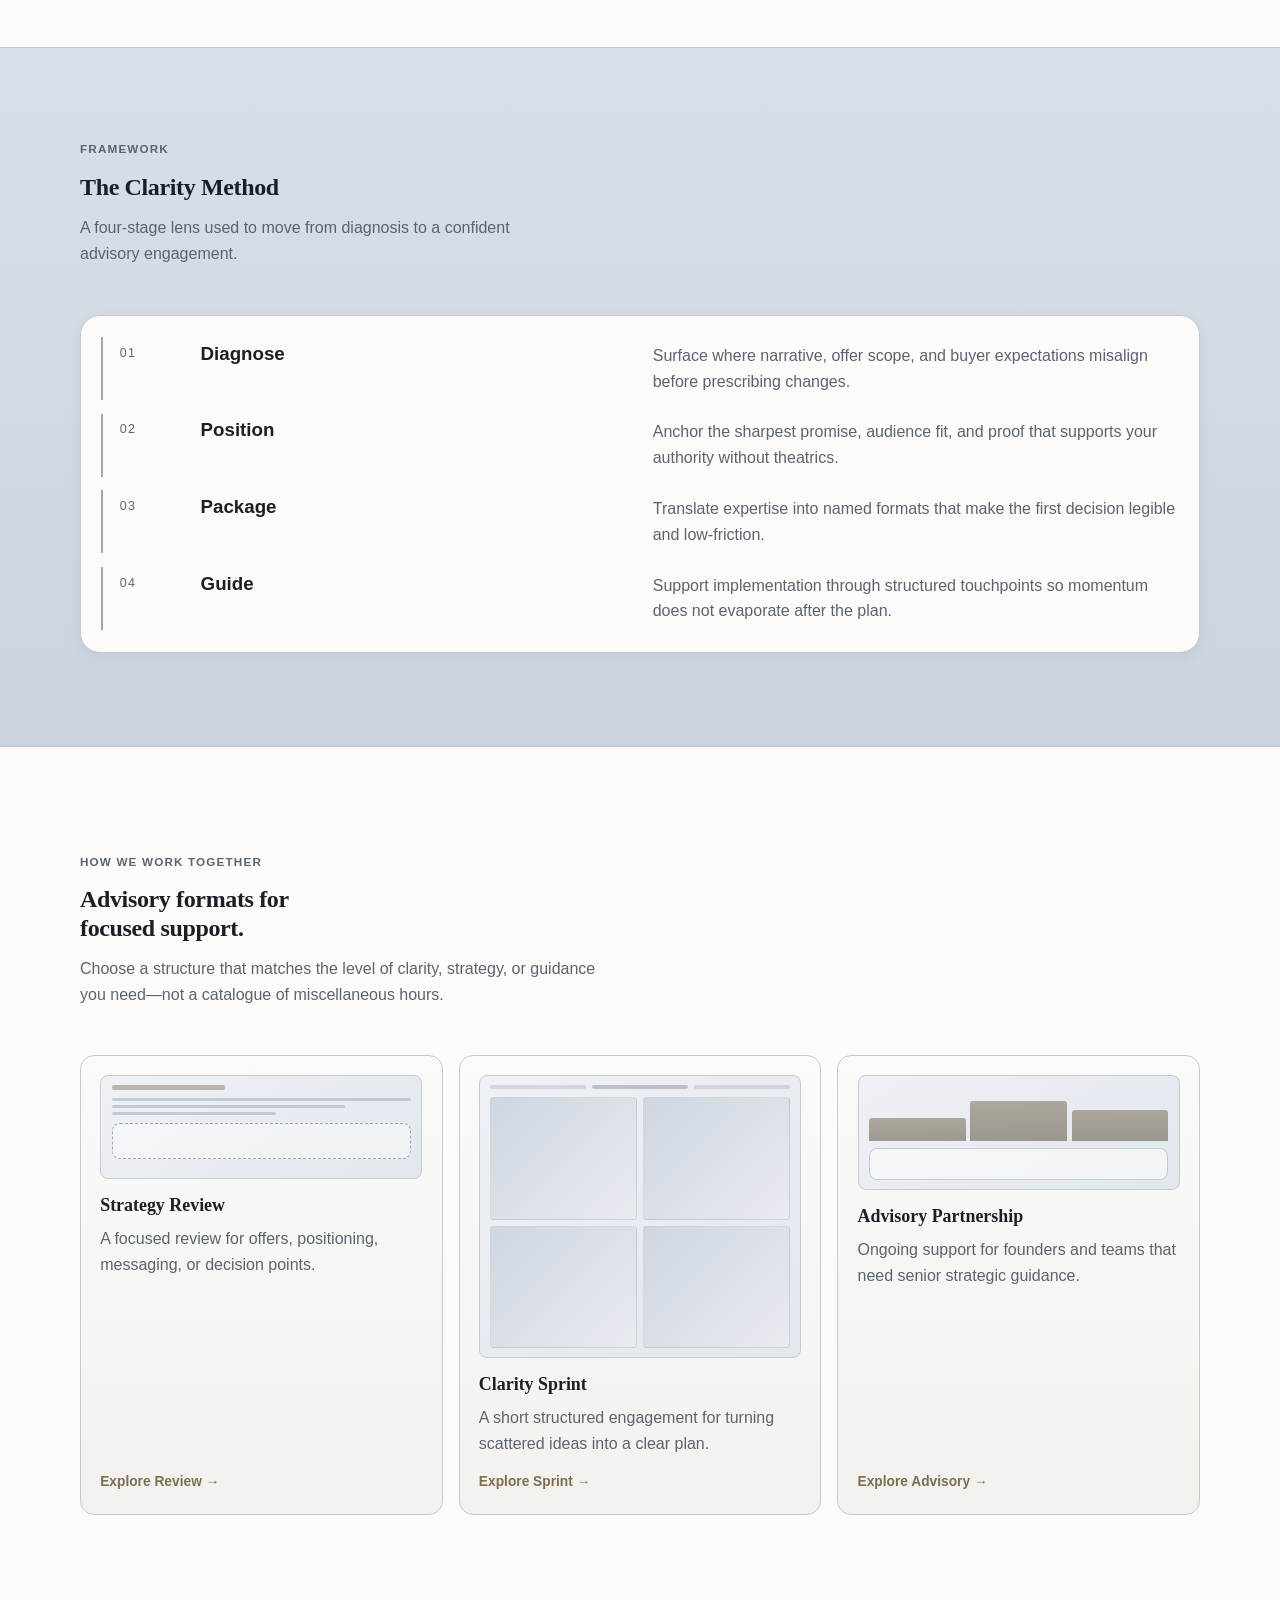
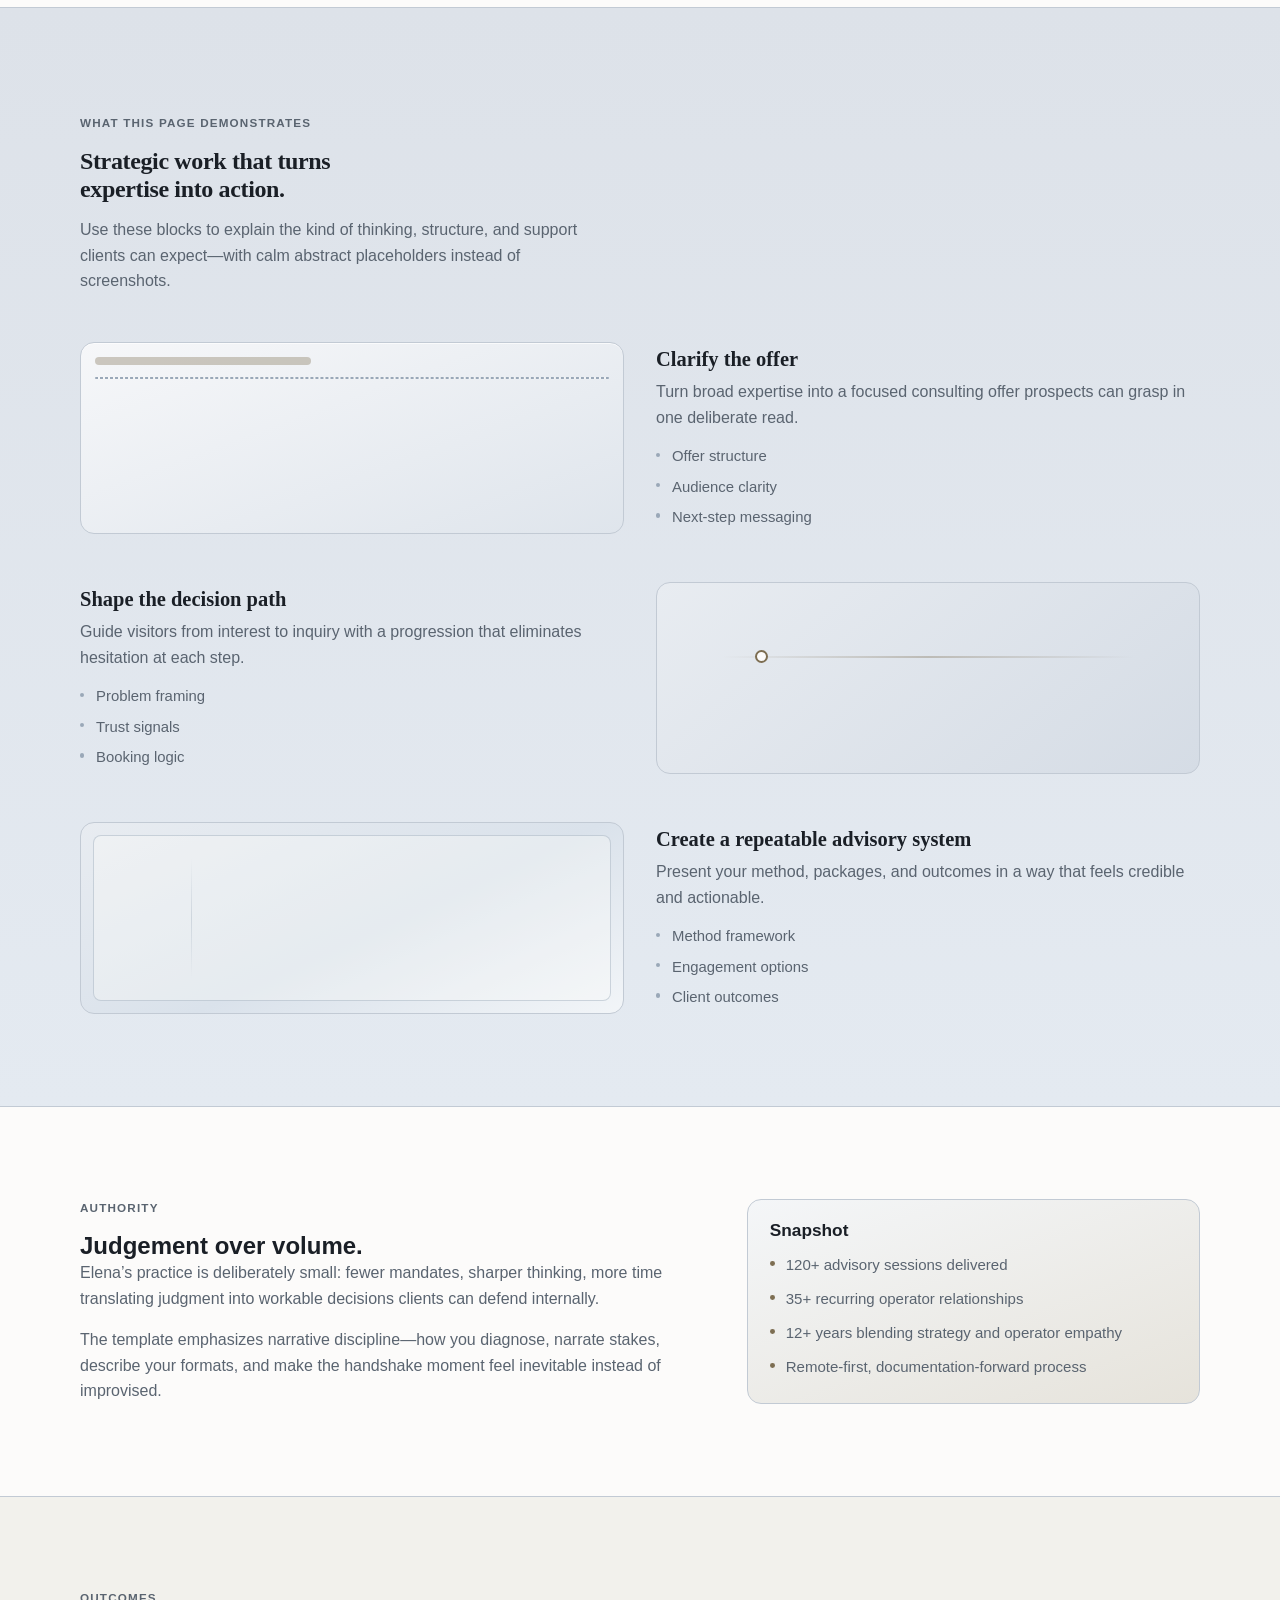
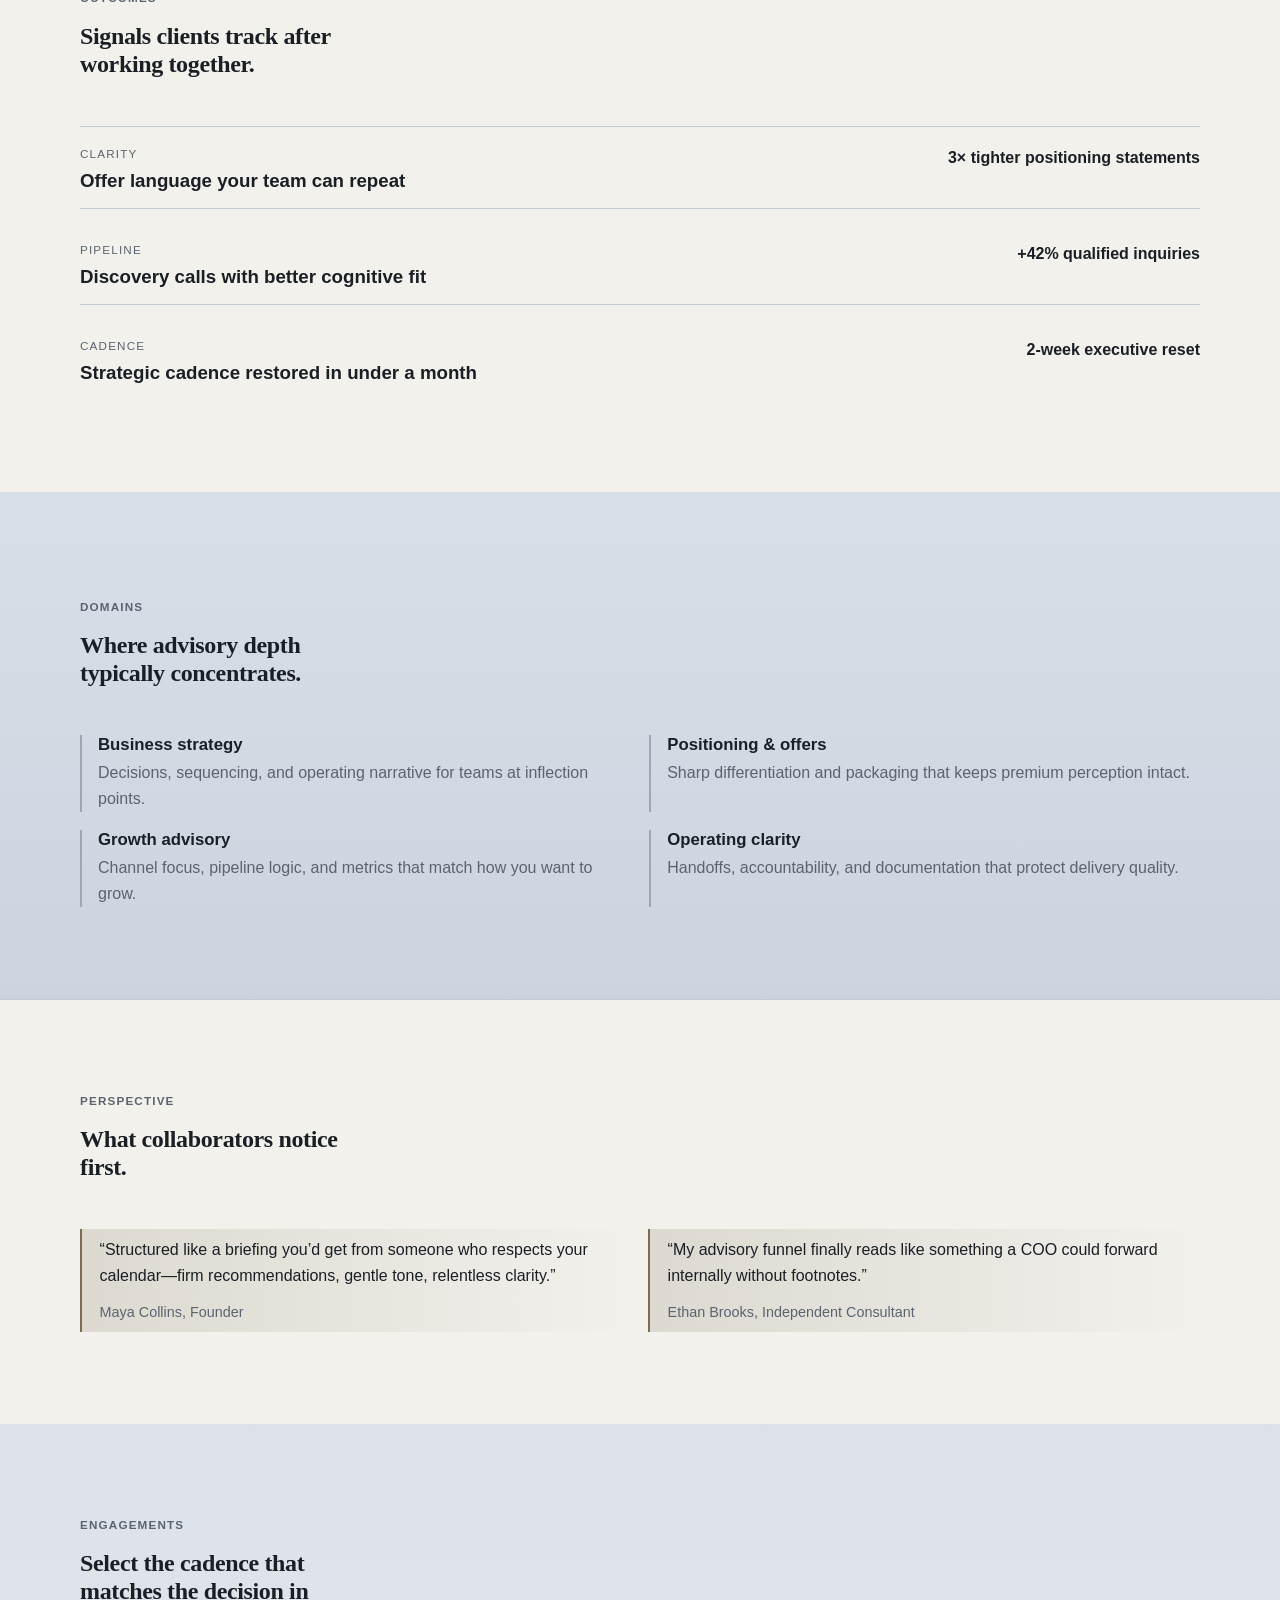
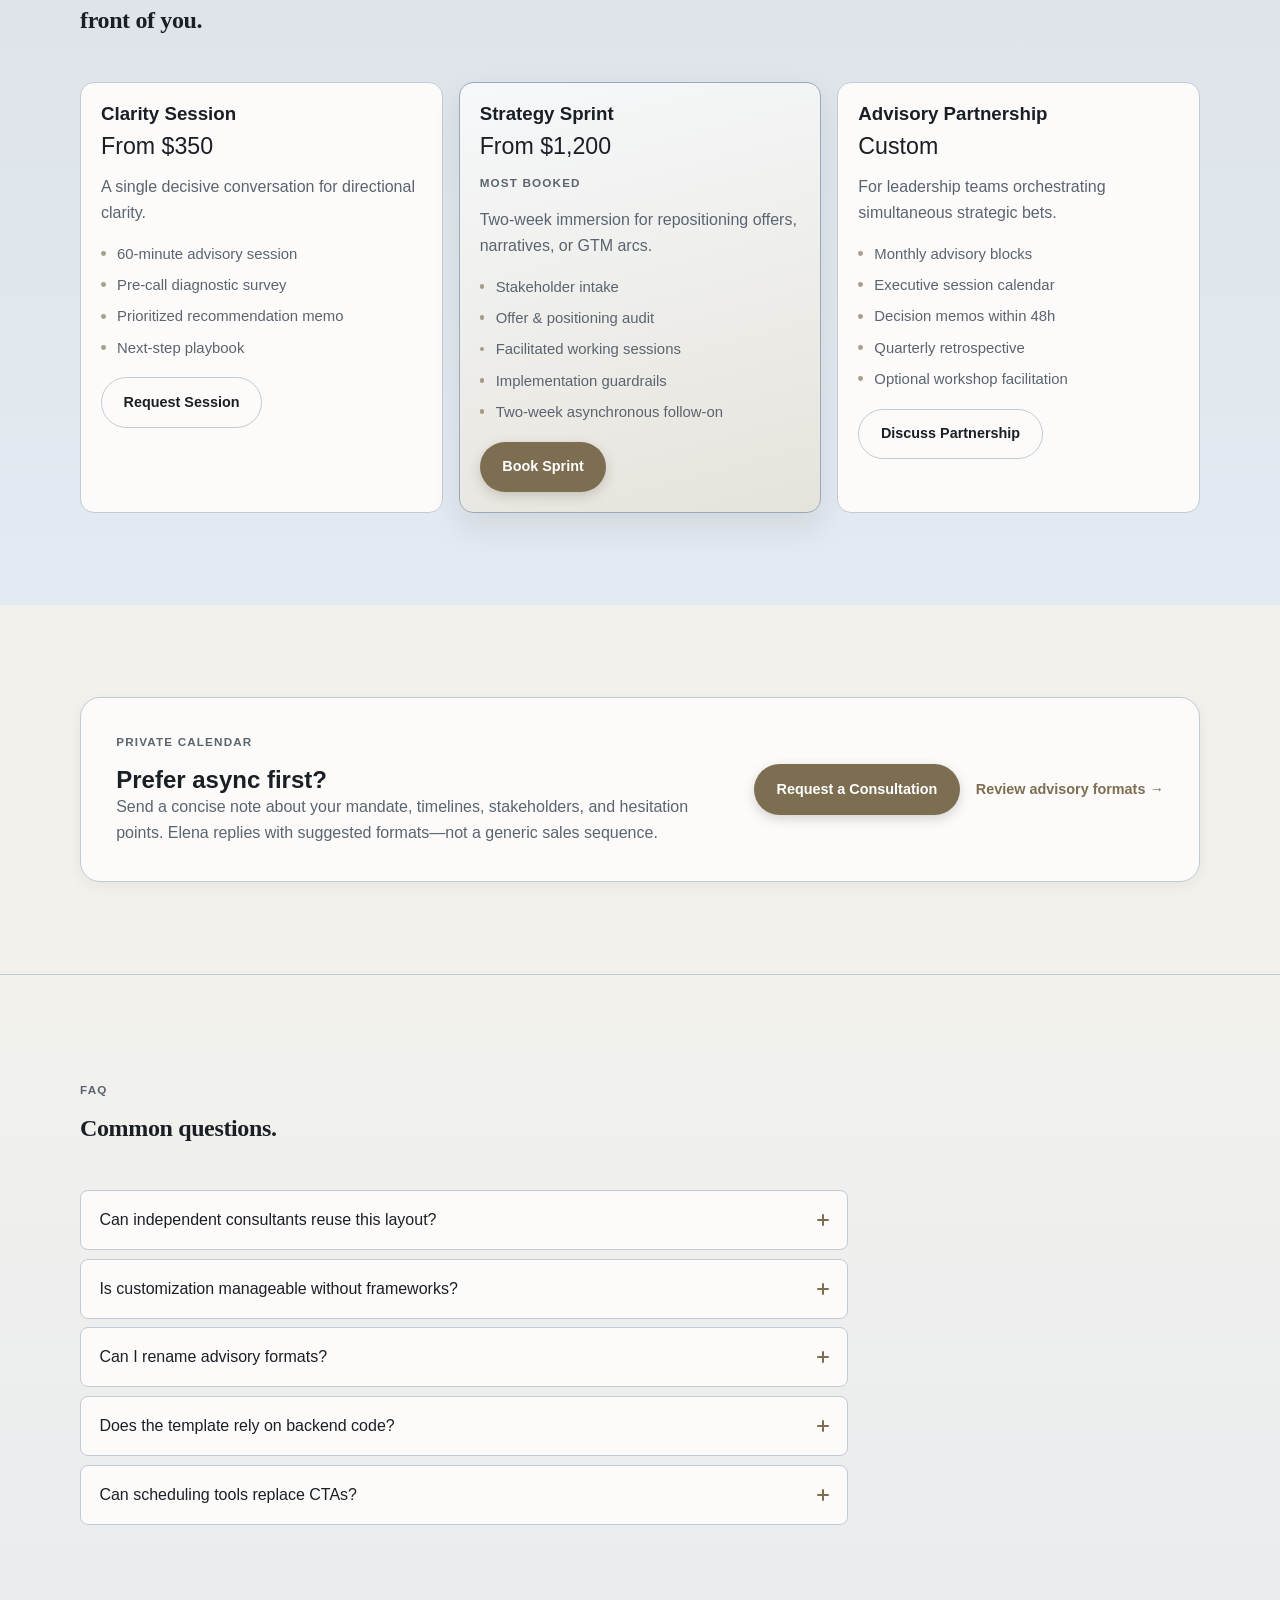
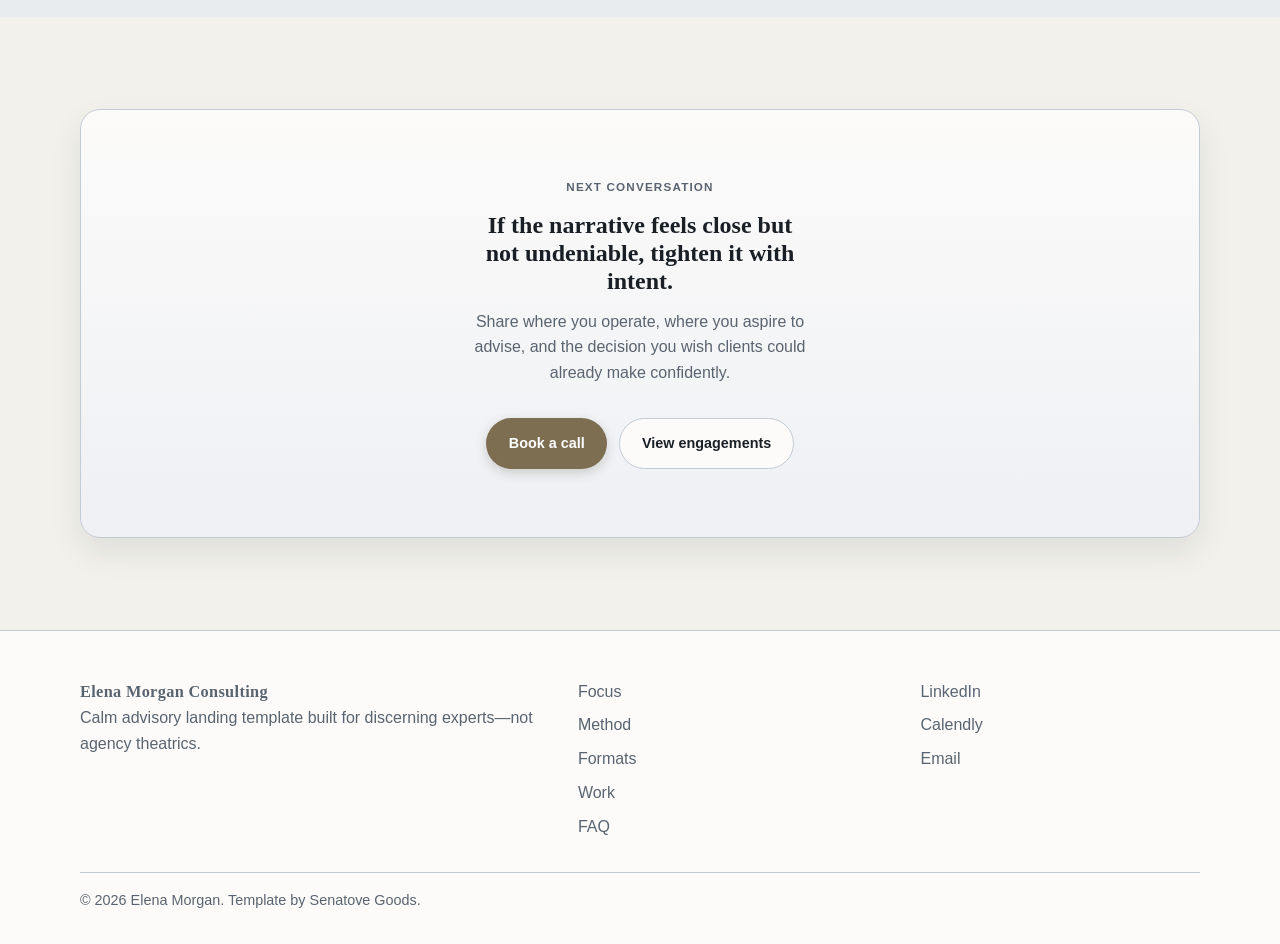
<file: 03 PRODUCTS - Digital Goods/consultant-landing/index.html>
<!DOCTYPE html>
<html lang="en">
<head>
  <meta charset="UTF-8">
  <meta name="viewport" content="width=device-width, initial-scale=1.0">
  <meta name="description" content="Premium consultant landing page template for independent experts, advisors, and coaches.">
  <title>Elena Morgan | Strategy Consultant</title>
  <link rel="stylesheet" href="assets/css/style.css">
</head>
<body>
  <!-- Header -->
  <header class="site-header" id="top">
    <div class="container header-inner">
      <a class="logo" href="#top">Elena Morgan</a>
      <button class="menu-toggle" aria-expanded="false" aria-controls="site-nav" aria-label="Toggle navigation">
        <span></span>
        <span></span>
      </button>
      <nav class="site-nav" id="site-nav" aria-label="Main navigation">
        <ul>
          <li><a href="#expertise">Focus</a></li>
          <li><a href="#method">Method</a></li>
          <li><a href="#formats">Formats</a></li>
          <li><a href="#work-examples">Work</a></li>
          <li><a href="#results">Outcomes</a></li>
          <li><a href="#engagement">Engagements</a></li>
          <li><a href="#faq">FAQ</a></li>
          <li><a href="#contact">Contact</a></li>
        </ul>
      </nav>
      <a class="btn btn-primary header-cta" href="#contact">Book a call</a>
    </div>
  </header>

  <main>
    <!-- Hero -->
    <section class="hero section hero-consultant">
      <div class="container consultant-hero-grid">
        <div class="hero-main reveal reveal-soft">
          <p class="eyebrow">Independent advisory</p>
          <h1>Senior strategy guidance for founders who need clarity—not more noise.</h1>
          <p class="lead">
            Elena works with leaders and operators to tighten positioning, sharpen offers, and make the path from interest to advisory engagement unmistakably clear.
          </p>
          <p class="support-line">
            Editorial, calm, and credibility-first—the structure matches how discerning clients evaluate expert consultants before they commit.
          </p>
          <div class="hero-actions">
            <a class="btn btn-primary" href="#contact">Book a call</a>
            <a class="btn btn-secondary" href="#formats">Explore formats</a>
          </div>
        </div>
        <!-- Expert profile panel: replace monogram/portrait markup or add &lt;img&gt; -->
        <aside class="profile-panel reveal reveal-soft" aria-label="Consultant profile">
          <p class="status-badge"><span class="status-badge-dot" aria-hidden="true"></span>Available for selected advisory work</p>
          <div class="expert-visual">
            <div class="portrait-ring" aria-hidden="true"></div>
            <div class="profile-portrait profile-portrait-large" aria-hidden="true"><span>E M</span></div>
          </div>
          <div class="profile-intro">
            <h2>Elena Morgan</h2>
            <p class="profile-title-line">Independent Strategy Consultant</p>
          </div>
          <div class="focus-tags" aria-label="Focus areas">
            <span>Positioning</span>
            <span>Offers</span>
            <span>Growth</span>
            <span>Clarity</span>
          </div>
          <ul class="credibility-list">
            <li>Former strategy lead advising service and product-led firms</li>
            <li>Trusted by founders transitioning from vague expertise to repeatable advisory</li>
            <li>Mapped to remote-first engagements with focused async + live cadence</li>
          </ul>
        </aside>
      </div>
    </section>

    <!-- Marquee: expertise line (decorative; calmer than agency) -->
    <section class="marquee-section marquee-section--consultant" aria-label="Advisory focus highlights">
      <div class="marquee-mask">
        <div class="marquee-track">
          <div class="marquee-group">
            <span>Positioning</span><span class="marquee-sep" aria-hidden="true">·</span>
            <span>Offer Clarity</span><span class="marquee-sep" aria-hidden="true">·</span>
            <span>Advisory</span><span class="marquee-sep" aria-hidden="true">·</span>
            <span>Strategy</span><span class="marquee-sep" aria-hidden="true">·</span>
            <span>Decision Support</span><span class="marquee-sep" aria-hidden="true">·</span>
            <span>Growth Planning</span><span class="marquee-sep" aria-hidden="true">·</span>
            <span>Expert Review</span><span class="marquee-sep" aria-hidden="true">·</span>
            <span>Clarity Method</span><span class="marquee-sep" aria-hidden="true">·</span>
          </div>
          <div class="marquee-group" aria-hidden="true">
            <span>Positioning</span><span class="marquee-sep">·</span>
            <span>Offer Clarity</span><span class="marquee-sep">·</span>
            <span>Advisory</span><span class="marquee-sep">·</span>
            <span>Strategy</span><span class="marquee-sep">·</span>
            <span>Decision Support</span><span class="marquee-sep">·</span>
            <span>Growth Planning</span><span class="marquee-sep">·</span>
            <span>Expert Review</span><span class="marquee-sep">·</span>
            <span>Clarity Method</span><span class="marquee-sep">·</span>
          </div>
        </div>
      </div>
    </section>

    <!-- Problem / diagnosis -->
    <section class="section section-diagnosis" id="expertise">
      <div class="container">
        <div class="section-head editorial-head editorial-head-accent reveal reveal-line">
          <p class="eyebrow">Diagnosis</p>
          <h2>When expertise is deep but the narrative feels thin, buyers stall.</h2>
          <p>You are not positioning for spectacle—you are structuring for trust: who you help, why it matters now, and what working together entails.</p>
        </div>
        <div class="problem-rows stagger">
          <article class="problem-row reveal reveal-line">
            <p class="problem-number">01</p>
            <h3>The offer bundles too many interpretations</h3>
            <p>Prospects cannot map what you solve to where they hurt, so the conversation stalls before diligence.</p>
          </article>
          <article class="problem-row reveal reveal-line">
            <p class="problem-number">02</p>
            <h3>Authority signals scatter across the page</h3>
            <p>Fragments of credibility feel decorative instead of reinforcing a single storyline about your judgement.</p>
          </article>
          <article class="problem-row reveal reveal-line">
            <p class="problem-number">03</p>
            <h3>The next step feels abstract</h3>
            <p>Without a defined advisory format, serious buyers delay because the path from curiosity to commitment is unclear.</p>
          </article>
        </div>
      </div>
    </section>

    <!-- The Clarity Method -->
    <section class="section section-cool" id="method">
      <div class="container">
        <div class="section-head reveal reveal-soft">
          <p class="eyebrow">Framework</p>
          <h2>The Clarity Method</h2>
          <p class="section-lede-inline">A four-stage lens used to move from diagnosis to a confident advisory engagement.</p>
        </div>
        <div class="method-framework">
          <article class="method-stage method-step">
            <p class="step-number">01</p>
            <h3>Diagnose</h3>
            <p>Surface where narrative, offer scope, and buyer expectations misalign before prescribing changes.</p>
          </article>
          <article class="method-stage method-step">
            <p class="step-number">02</p>
            <h3>Position</h3>
            <p>Anchor the sharpest promise, audience fit, and proof that supports your authority without theatrics.</p>
          </article>
          <article class="method-stage method-step">
            <p class="step-number">03</p>
            <h3>Package</h3>
            <p>Translate expertise into named formats that make the first decision legible and low-friction.</p>
          </article>
          <article class="method-stage method-step">
            <p class="step-number">04</p>
            <h3>Guide</h3>
            <p>Support implementation through structured touchpoints so momentum does not evaporate after the plan.</p>
          </article>
        </div>
      </div>
    </section>

    <!-- Advisory Formats -->
    <section class="section section-advisory-formats" id="formats">
      <div class="container">
        <div class="section-head editorial-head reveal reveal-soft">
          <p class="eyebrow">How we work together</p>
          <h2>Advisory formats for focused support.</h2>
          <p>Choose a structure that matches the level of clarity, strategy, or guidance you need—not a catalogue of miscellaneous hours.</p>
        </div>
        <div class="advisory-formats-grid stagger">
          <article class="advisory-format-card reveal reveal-soft">
            <div class="advisory-format-mock advisory-format-mock--review" role="presentation" aria-hidden="true">
              <div class="format-doc-header"></div>
              <div class="format-doc-lines"><span></span><span></span><span></span></div>
              <div class="format-doc-note"></div>
            </div>
            <h3>Strategy Review</h3>
            <p>A focused review for offers, positioning, messaging, or decision points.</p>
            <a class="format-link" href="#contact">Explore Review →</a>
          </article>
          <article class="advisory-format-card reveal reveal-soft">
            <div class="advisory-format-mock advisory-format-mock--sprint" role="presentation" aria-hidden="true">
              <div class="format-steps"><span></span><span></span><span></span></div>
              <div class="format-grid-blocks"><span></span><span></span><span></span><span></span></div>
            </div>
            <h3>Clarity Sprint</h3>
            <p>A short structured engagement for turning scattered ideas into a clear plan.</p>
            <a class="format-link" href="#contact">Explore Sprint →</a>
          </article>
          <article class="advisory-format-card reveal reveal-soft">
            <div class="advisory-format-mock advisory-format-mock--partnership" role="presentation" aria-hidden="true">
              <div class="format-chart-line"><span></span><span></span><span></span></div>
              <div class="format-side-note"></div>
            </div>
            <h3>Advisory Partnership</h3>
            <p>Ongoing support for founders and teams that need senior strategic guidance.</p>
            <a class="format-link" href="#contact">Explore Advisory →</a>
          </article>
        </div>
      </div>
    </section>

    <!-- Strategic Work Examples -->
    <section class="section section-muted section-work-examples" id="work-examples">
      <div class="container">
        <div class="section-head editorial-head reveal reveal-soft">
          <p class="eyebrow">What this page demonstrates</p>
          <h2>Strategic work that turns expertise into action.</h2>
          <p>Use these blocks to explain the kind of thinking, structure, and support clients can expect—with calm abstract placeholders instead of screenshots.</p>
        </div>
        <div class="work-examples-stack stagger">
          <article class="work-example-row work-example-row--media-left reveal reveal-soft">
            <div class="work-example-mock mock-advisory-document" role="img" aria-label="Abstract document preview representing offer clarity"></div>
            <div class="work-example-copy">
              <h3>Clarify the offer</h3>
              <p>Turn broad expertise into a focused consulting offer prospects can grasp in one deliberate read.</p>
              <ul class="work-mini-list">
                <li>Offer structure</li>
                <li>Audience clarity</li>
                <li>Next-step messaging</li>
              </ul>
            </div>
          </article>
          <article class="work-example-row work-example-row--media-right reveal reveal-soft">
            <div class="work-example-mock mock-path-diagram" role="img" aria-label="Abstract path diagram visualization"></div>
            <div class="work-example-copy">
              <h3>Shape the decision path</h3>
              <p>Guide visitors from interest to inquiry with a progression that eliminates hesitation at each step.</p>
              <ul class="work-mini-list">
                <li>Problem framing</li>
                <li>Trust signals</li>
                <li>Booking logic</li>
              </ul>
            </div>
          </article>
          <article class="work-example-row work-example-row--media-left reveal reveal-soft">
            <div class="work-example-mock mock-framework-sheet" role="img" aria-label="Abstract advisory framework illustration"></div>
            <div class="work-example-copy">
              <h3>Create a repeatable advisory system</h3>
              <p>Present your method, packages, and outcomes in a way that feels credible and actionable.</p>
              <ul class="work-mini-list">
                <li>Method framework</li>
                <li>Engagement options</li>
                <li>Client outcomes</li>
              </ul>
            </div>
          </article>
        </div>
      </div>
    </section>

    <!-- Authority / About -->
    <section class="section section-authority-strip" id="authority">
      <div class="container">
        <div class="authority-grid">
          <div class="authority-copy reveal reveal-soft">
            <p class="eyebrow">Authority</p>
            <h2>Judgement over volume.</h2>
            <p>
              Elena’s practice is deliberately small: fewer mandates, sharper thinking, more time translating judgment into workable decisions clients can defend internally.
            </p>
            <p>
              The template emphasizes narrative discipline—how you diagnose, narrate stakes, describe your formats, and make the handshake moment feel inevitable instead of improvised.
            </p>
          </div>
          <aside class="credentials-panel reveal reveal-soft" aria-label="Consultant credentials">
            <h3>Snapshot</h3>
            <ul>
              <li>120+ advisory sessions delivered</li>
              <li>35+ recurring operator relationships</li>
              <li>12+ years blending strategy and operator empathy</li>
              <li>Remote-first, documentation-forward process</li>
            </ul>
          </aside>
        </div>
      </div>
    </section>

    <!-- Outcomes -->
    <section class="section" id="results">
      <div class="container">
        <div class="section-head reveal reveal-soft">
          <p class="eyebrow">Outcomes</p>
          <h2>Signals clients track after working together.</h2>
        </div>
        <div class="result-stack stagger">
          <article class="result-row result-row-editorial reveal reveal-line">
            <div>
              <p class="result-label">Clarity</p>
              <h3>Offer language your team can repeat</h3>
            </div>
            <strong>3× tighter positioning statements</strong>
          </article>
          <article class="result-row result-row-editorial reveal reveal-line">
            <div>
              <p class="result-label">Pipeline</p>
              <h3>Discovery calls with better cognitive fit</h3>
            </div>
            <strong>+42% qualified inquiries</strong>
          </article>
          <article class="result-row result-row-editorial reveal reveal-line">
            <div>
              <p class="result-label">Cadence</p>
              <h3>Strategic cadence restored in under a month</h3>
            </div>
            <strong>2-week executive reset</strong>
          </article>
        </div>
      </div>
    </section>

    <!-- Core areas (editorial list) -->
    <section class="section section-cool section-expertise-core">
      <div class="container">
        <div class="section-head editorial-head reveal reveal-soft">
          <p class="eyebrow">Domains</p>
          <h2>Where advisory depth typically concentrates.</h2>
        </div>
        <div class="expertise-grid reveal reveal-soft">
          <article>
            <h3>Business strategy</h3>
            <p>Decisions, sequencing, and operating narrative for teams at inflection points.</p>
          </article>
          <article>
            <h3>Positioning &amp; offers</h3>
            <p>Sharp differentiation and packaging that keeps premium perception intact.</p>
          </article>
          <article>
            <h3>Growth advisory</h3>
            <p>Channel focus, pipeline logic, and metrics that match how you want to grow.</p>
          </article>
          <article>
            <h3>Operating clarity</h3>
            <p>Handoffs, accountability, and documentation that protect delivery quality.</p>
          </article>
        </div>
      </div>
    </section>

    <!-- Testimonials -->
    <section class="section">
      <div class="container">
        <div class="section-head reveal reveal-soft">
          <p class="eyebrow">Perspective</p>
          <h2>What collaborators notice first.</h2>
        </div>
        <div class="testimonial-grid">
          <blockquote class="quote-block quote-block-ink reveal reveal-line">
            <p>“Structured like a briefing you’d get from someone who respects your calendar—firm recommendations, gentle tone, relentless clarity.”</p>
            <cite>Maya Collins, Founder</cite>
          </blockquote>
          <blockquote class="quote-block quote-block-ink reveal reveal-line">
            <p>“My advisory funnel finally reads like something a COO could forward internally without footnotes.”</p>
            <cite>Ethan Brooks, Independent Consultant</cite>
          </blockquote>
        </div>
      </div>
    </section>

    <!-- Engagement Options -->
    <section class="section section-muted" id="engagement">
      <div class="container">
        <div class="section-head reveal reveal-soft">
          <p class="eyebrow">Engagements</p>
          <h2>Select the cadence that matches the decision in front of you.</h2>
        </div>
        <div class="engagement-layout">
          <article class="engagement-card reveal reveal-soft">
            <h3>Clarity Session</h3>
            <p class="price">From $350</p>
            <p>A single decisive conversation for directional clarity.</p>
            <ul>
              <li>60-minute advisory session</li>
              <li>Pre-call diagnostic survey</li>
              <li>Prioritized recommendation memo</li>
              <li>Next-step playbook</li>
            </ul>
            <a class="btn btn-secondary" href="#contact">Request Session</a>
          </article>
          <article class="engagement-card featured reveal reveal-soft">
            <h3>Strategy Sprint</h3>
            <p class="price">From $1,200</p>
            <p class="eyebrow">Most booked</p>
            <p>Two-week immersion for repositioning offers, narratives, or GTM arcs.</p>
            <ul>
              <li>Stakeholder intake</li>
              <li>Offer &amp; positioning audit</li>
              <li>Facilitated working sessions</li>
              <li>Implementation guardrails</li>
              <li>Two-week asynchronous follow-on</li>
            </ul>
            <a class="btn btn-primary" href="#contact">Book Sprint</a>
          </article>
          <article class="engagement-card reveal reveal-soft">
            <h3>Advisory Partnership</h3>
            <p class="price">Custom</p>
            <p>For leadership teams orchestrating simultaneous strategic bets.</p>
            <ul>
              <li>Monthly advisory blocks</li>
              <li>Executive session calendar</li>
              <li>Decision memos within 48h</li>
              <li>Quarterly retrospective</li>
              <li>Optional workshop facilitation</li>
            </ul>
            <a class="btn btn-secondary" href="#contact">Discuss Partnership</a>
          </article>
        </div>
      </div>
    </section>

    <!-- Booking CTA -->
    <section class="section booking-panel booking-panel-strong">
      <div class="container">
        <div class="booking-inner reveal reveal-soft">
          <div>
            <p class="eyebrow">Private calendar</p>
            <h2>Prefer async first?</h2>
            <p>Send a concise note about your mandate, timelines, stakeholders, and hesitation points. Elena replies with suggested formats—not a generic sales sequence.</p>
          </div>
          <div class="booking-actions">
            <a class="btn btn-primary" href="#contact">Request a Consultation</a>
            <a class="booking-inline-link" href="#formats">Review advisory formats →</a>
          </div>
        </div>
      </div>
    </section>

    <!-- FAQ -->
    <section class="section section-faq-shell" id="faq">
      <div class="container">
        <div class="section-head editorial-head reveal reveal-soft">
          <p class="eyebrow">FAQ</p>
          <h2>Common questions.</h2>
        </div>
        <div class="faq-list">
          <article class="faq-item">
            <button class="faq-question" type="button" aria-expanded="false">
              <span class="faq-question-text">Can independent consultants reuse this layout?</span>
              <span class="faq-toggle-icon" aria-hidden="true"></span>
            </button>
            <div class="faq-answer">
              <p>Yes. It is calibrated for advisors, fractional executives, and specialists who monetize judgement.</p>
            </div>
          </article>
          <article class="faq-item">
            <button class="faq-question" type="button" aria-expanded="false">
              <span class="faq-question-text">Is customization manageable without frameworks?</span>
              <span class="faq-toggle-icon" aria-hidden="true"></span>
            </button>
            <div class="faq-answer">
              <p>Absolutely—plain HTML/CSS keeps ownership with you. Swap copy, palettes, advisors, links, or remove entire sections confidently.</p>
            </div>
          </article>
          <article class="faq-item">
            <button class="faq-question" type="button" aria-expanded="false">
              <span class="faq-question-text">Can I rename advisory formats?</span>
              <span class="faq-toggle-icon" aria-hidden="true"></span>
            </button>
            <div class="faq-answer">
              <p>Yes. Update titles, summaries, anchors, even the illustrative blocks—everything is declarative markup.</p>
            </div>
          </article>
          <article class="faq-item">
            <button class="faq-question" type="button" aria-expanded="false">
              <span class="faq-question-text">Does the template rely on backend code?</span>
              <span class="faq-toggle-icon" aria-hidden="true"></span>
            </button>
            <div class="faq-answer">
              <p>No. CTAs route to anchors, mailto, scheduling links, or any provider you integrate manually.</p>
            </div>
          </article>
          <article class="faq-item">
            <button class="faq-question" type="button" aria-expanded="false">
              <span class="faq-question-text">Can scheduling tools replace CTAs?</span>
              <span class="faq-toggle-icon" aria-hidden="true"></span>
            </button>
            <div class="faq-answer">
              <p>Yes. Paste Calendly, SavvyCal, Chili Piper, HubSpot Meetings, or a simple contact form wherever you prefer.</p>
            </div>
          </article>
        </div>
      </div>
    </section>

    <!-- Final CTA -->
    <section class="section final-cta" id="contact">
      <div class="container final-cta-inner reveal reveal-soft">
        <p class="eyebrow">Next conversation</p>
        <h2>If the narrative feels close but not undeniable, tighten it with intent.</h2>
        <p>Share where you operate, where you aspire to advise, and the decision you wish clients could already make confidently.</p>
        <div class="hero-actions">
          <a class="btn btn-primary" href="#top">Book a call</a>
          <a class="btn btn-secondary" href="#engagement">View engagements</a>
        </div>
      </div>
    </section>
  </main>

  <!-- Footer -->
  <footer class="site-footer">
    <div class="container footer-grid">
      <div>
        <a class="logo" href="#top">Elena Morgan Consulting</a>
        <p>Calm advisory landing template built for discerning experts—not agency theatrics.</p>
      </div>
      <nav aria-label="Footer navigation">
        <ul>
          <li><a href="#expertise">Focus</a></li>
          <li><a href="#method">Method</a></li>
          <li><a href="#formats">Formats</a></li>
          <li><a href="#work-examples">Work</a></li>
          <li><a href="#faq">FAQ</a></li>
        </ul>
      </nav>
      <div class="footer-social">
        <a href="#">LinkedIn</a>
        <a href="#">Calendly</a>
        <a href="#">Email</a>
      </div>
    </div>
    <div class="container footer-bottom">
      <p>&copy; 2026 Elena Morgan. Template by Senatove Goods.</p>
    </div>
  </footer>

  <script src="assets/js/main.js"></script>
</body>
</html>
</file>
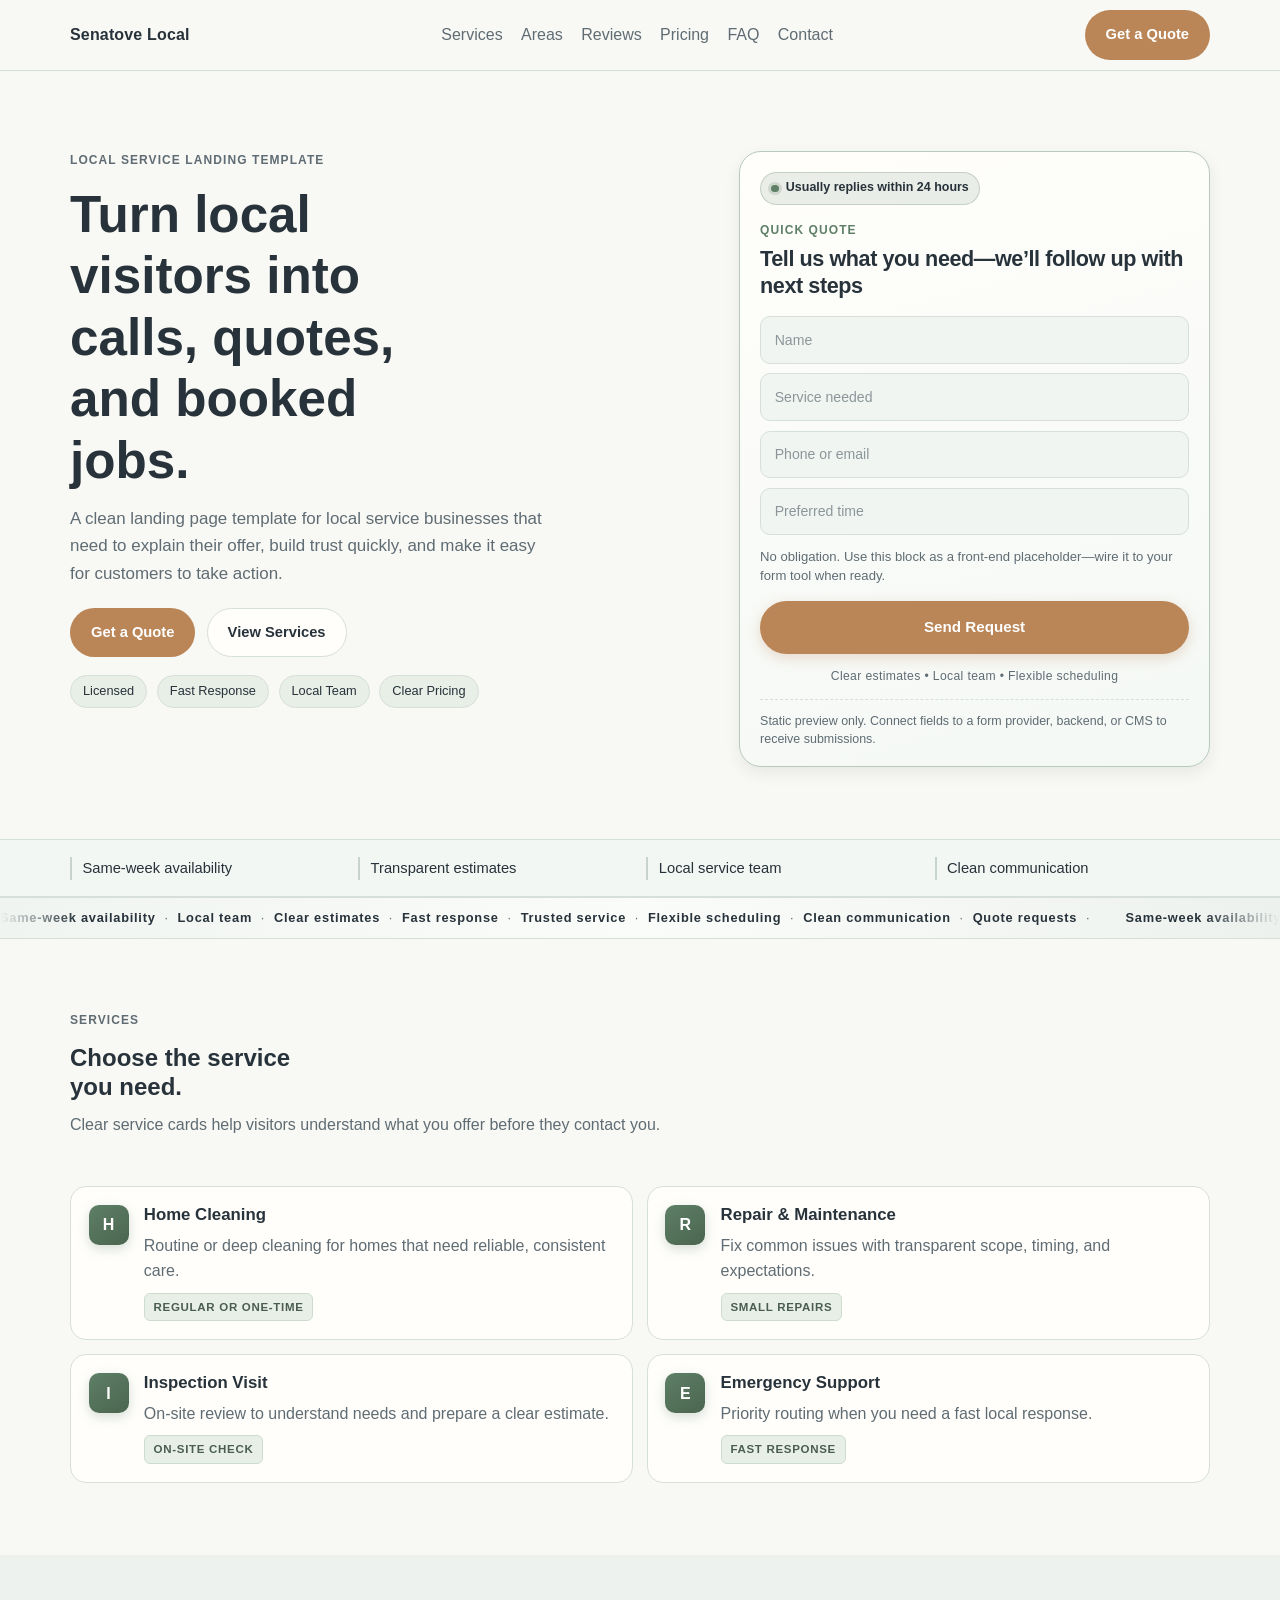
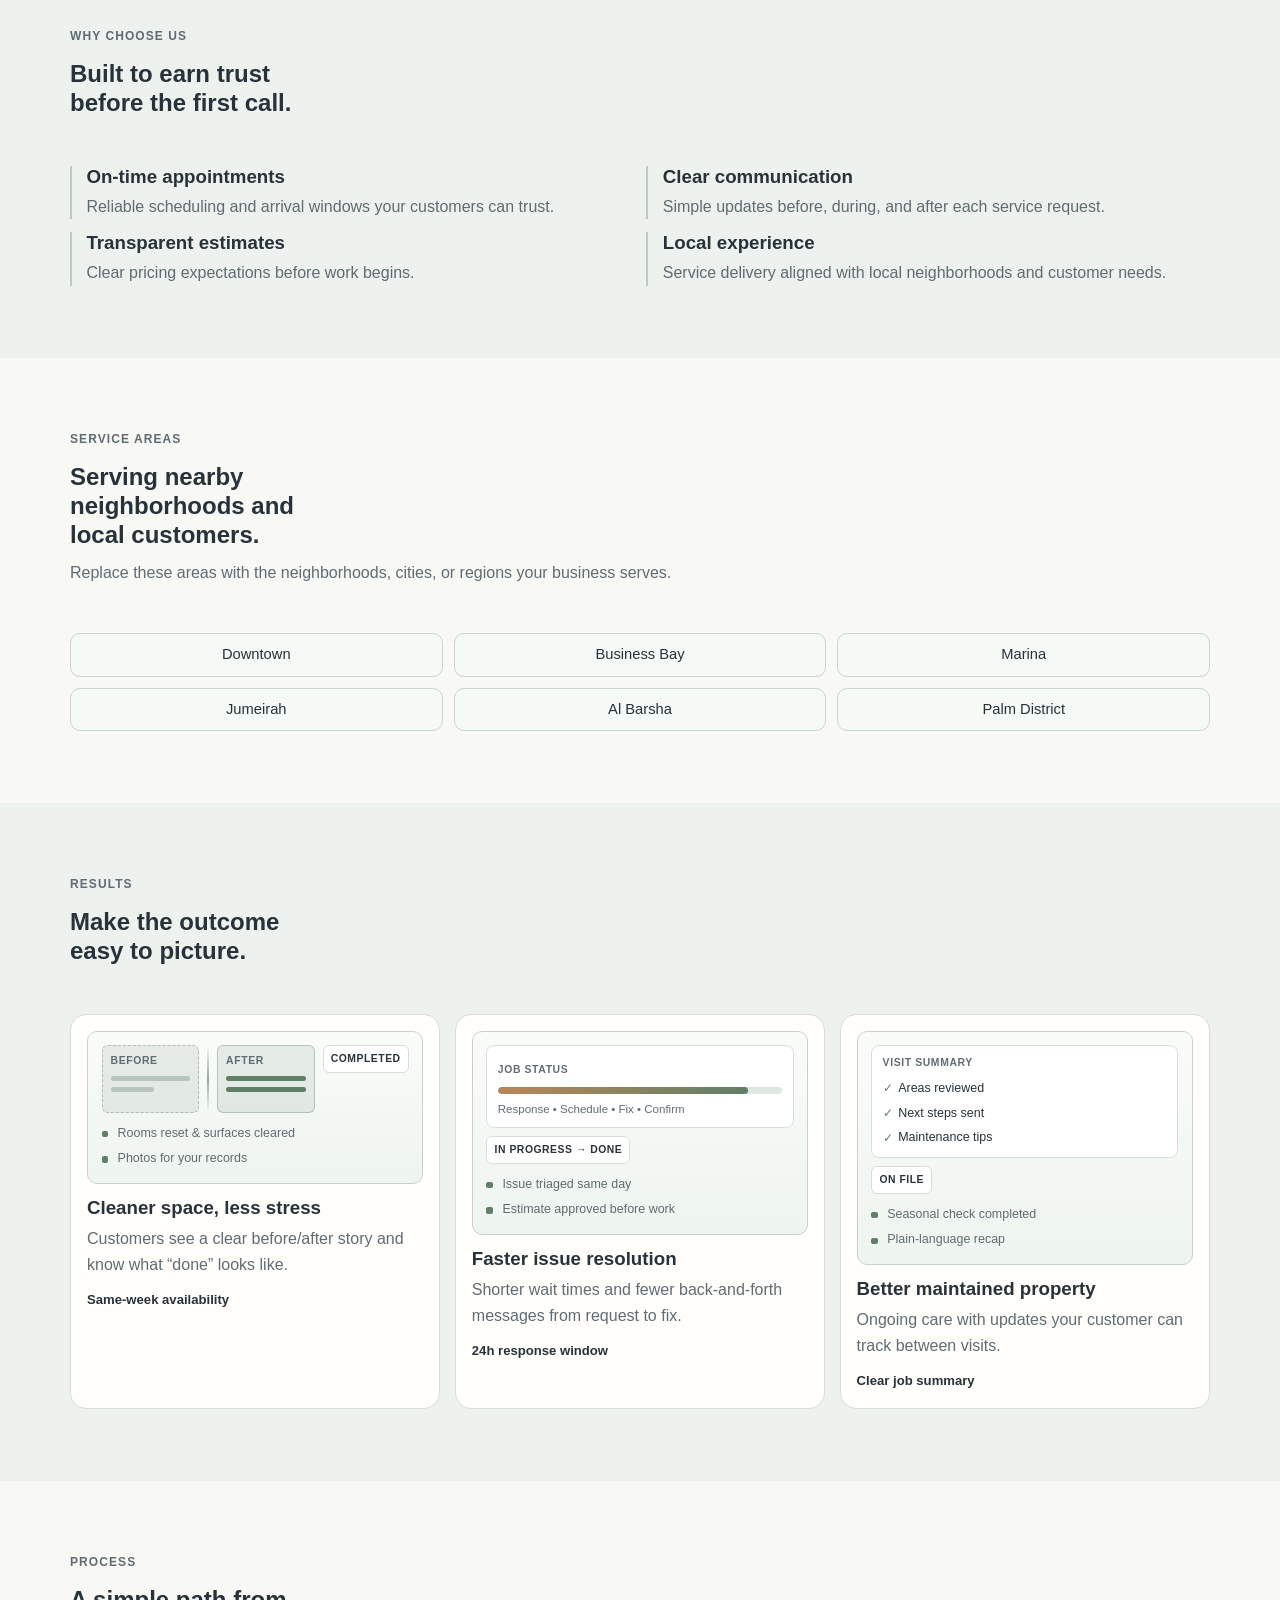
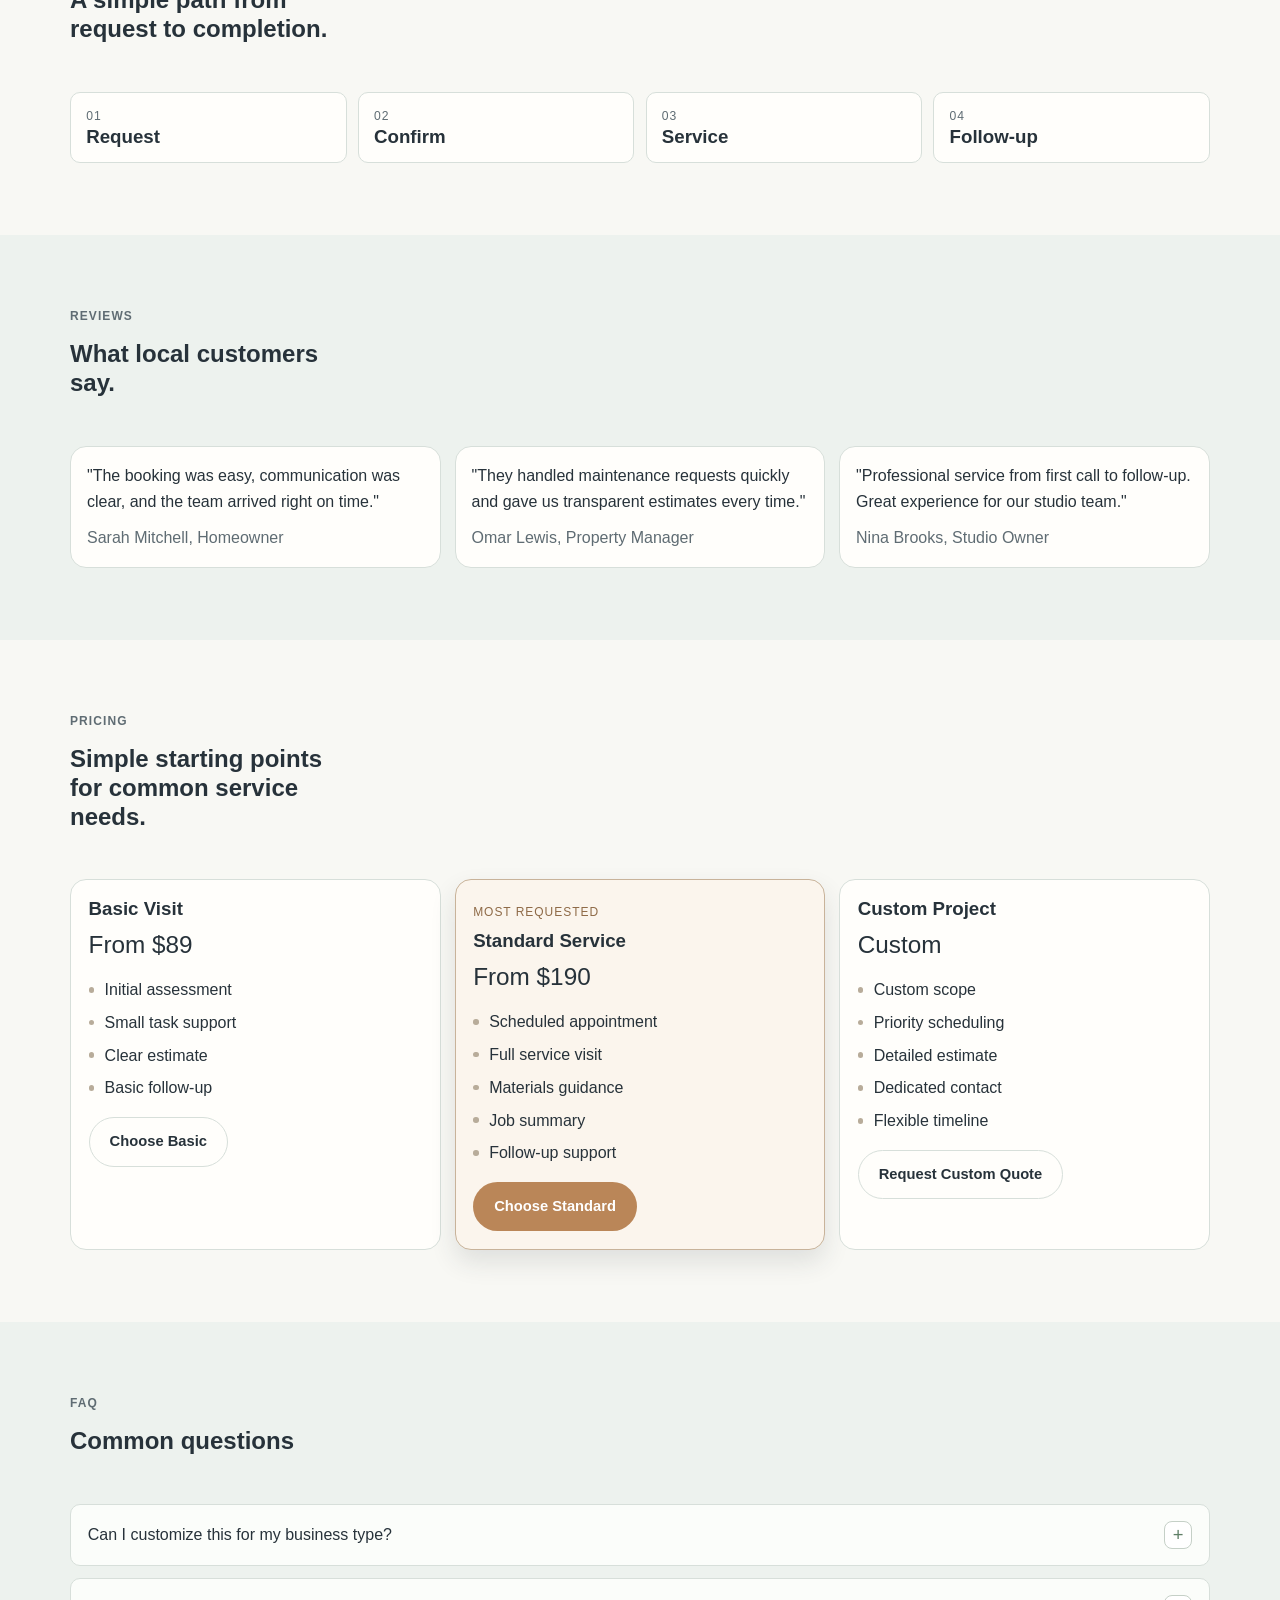
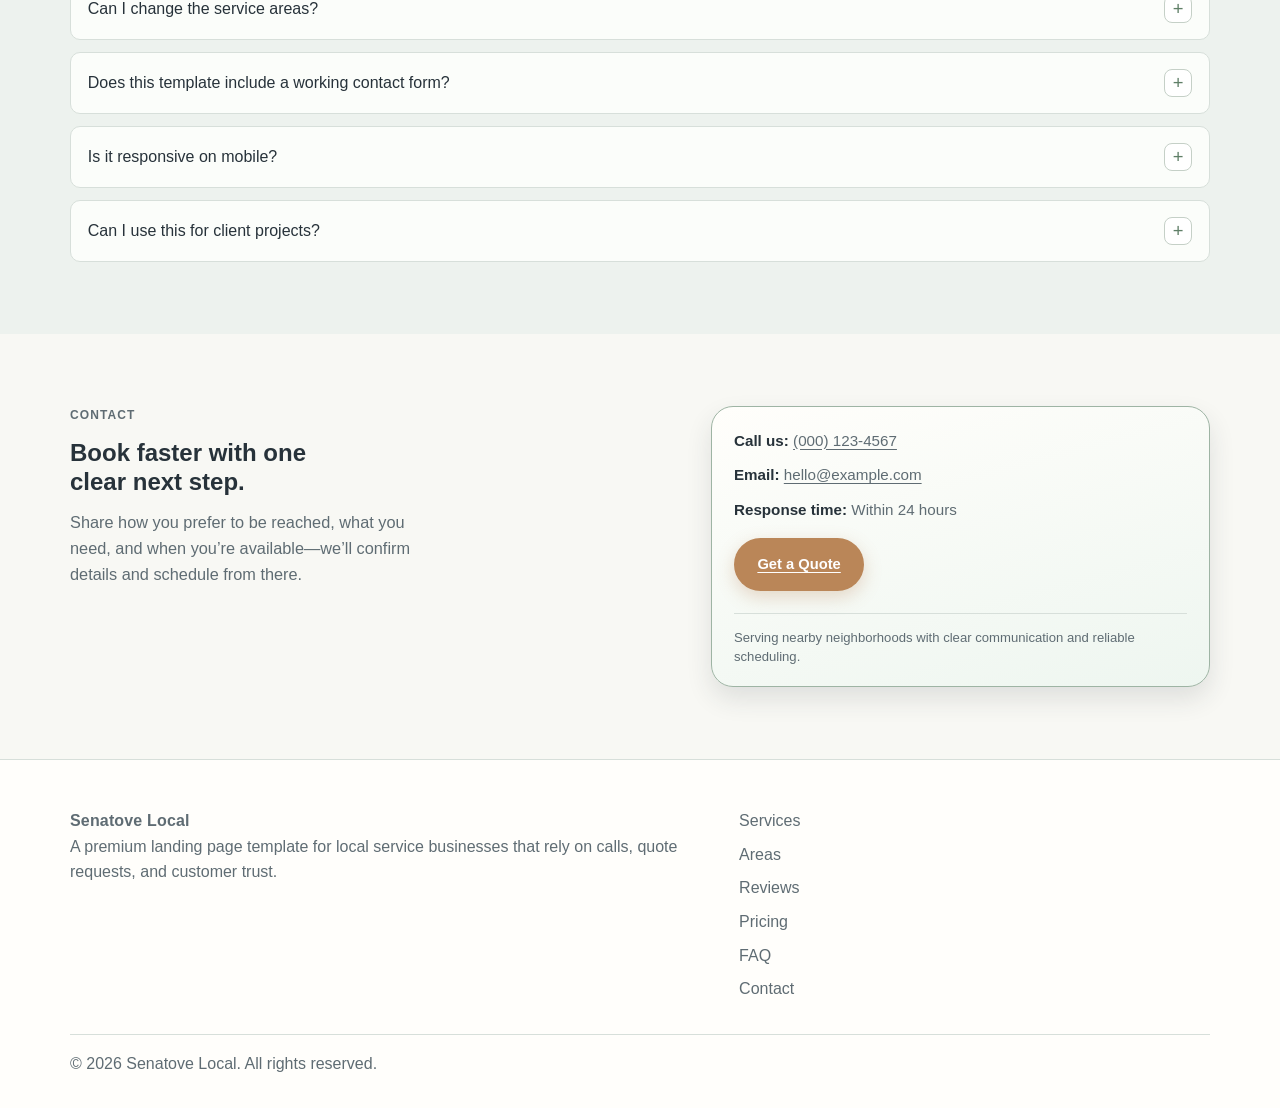
<file: 03 PRODUCTS - Digital Goods/local-service-landing/index.html>
<!DOCTYPE html>
<html lang="en">
<head>
  <meta charset="UTF-8">
  <meta name="viewport" content="width=device-width, initial-scale=1.0">
  <meta name="description" content="Premium local service landing page template focused on calls, quote requests, and trust.">
  <title>Senatove Local | Local Service Landing</title>
  <link rel="stylesheet" href="assets/css/style.css">
</head>
<body>
  <!-- Header -->
  <header class="site-header" id="top">
    <div class="container header-inner">
      <a class="logo" href="#top">Senatove Local</a>
      <button class="menu-toggle" aria-expanded="false" aria-controls="site-nav" aria-label="Toggle navigation">
        <span></span>
        <span></span>
      </button>
      <nav class="site-nav" id="site-nav" aria-label="Main navigation">
        <ul>
          <li><a href="#services">Services</a></li>
          <li><a href="#areas">Areas</a></li>
          <li><a href="#reviews">Reviews</a></li>
          <li><a href="#pricing">Pricing</a></li>
          <li><a href="#faq">FAQ</a></li>
          <li><a href="#contact">Contact</a></li>
        </ul>
      </nav>
      <a class="btn btn-primary header-cta" href="#contact">Get a Quote</a>
    </div>
  </header>

  <main>
    <!-- Hero / Quote Panel -->
    <section class="section hero">
      <div class="container hero-grid stagger">
        <div class="hero-copy reveal reveal-quick">
          <p class="eyebrow">Local Service Landing Template</p>
          <h1>Turn local visitors into calls, quotes, and booked jobs.</h1>
          <p class="lead">A clean landing page template for local service businesses that need to explain their offer, build trust quickly, and make it easy for customers to take action.</p>
          <div class="hero-actions">
            <a class="btn btn-primary" href="#contact">Get a Quote</a>
            <a class="btn btn-secondary" href="#services">View Services</a>
          </div>
          <ul class="trust-pills">
            <li>Licensed</li>
            <li>Fast Response</li>
            <li>Local Team</li>
            <li>Clear Pricing</li>
          </ul>
        </div>
        <aside class="quote-panel reveal reveal-panel" id="quote-panel" aria-label="Quote request panel">
          <p class="quote-trust-badge"><span class="quote-trust-dot" aria-hidden="true"></span> Usually replies within 24 hours</p>
          <div class="quote-panel-head">
            <p class="eyebrow quote-panel-eyebrow">Quick quote</p>
            <h2 class="quote-panel-title">Tell us what you need—we’ll follow up with next steps</h2>
          </div>
          <div class="quote-fields">
            <div class="field"><span class="field-placeholder">Name</span></div>
            <div class="field"><span class="field-placeholder">Service needed</span></div>
            <div class="field"><span class="field-placeholder">Phone or email</span></div>
            <div class="field"><span class="field-placeholder">Preferred time</span></div>
          </div>
          <p class="quote-placeholder-note">No obligation. Use this block as a front-end placeholder—wire it to your form tool when ready.</p>
          <a class="btn btn-primary quote-btn quote-btn-send" href="#contact">Send Request</a>
          <p class="quote-service-trust">Clear estimates • Local team • Flexible scheduling</p>
          <p class="panel-note">Static preview only. Connect fields to a form provider, backend, or CMS to receive submissions.</p>
        </aside>
      </div>
    </section>

    <!-- Trust Strip -->
    <section class="trust-strip reveal reveal-quick" aria-label="Trust highlights">
      <div class="container trust-strip-inner">
        <p class="trust-item">Same-week availability</p>
        <p class="trust-item">Transparent estimates</p>
        <p class="trust-item">Local service team</p>
        <p class="trust-item">Clean communication</p>
      </div>
    </section>

    <!-- Marquee: trust & service signals (decorative) -->
    <section class="marquee-section marquee-section--local" aria-label="Service highlights">
      <div class="marquee-mask">
        <div class="marquee-track">
          <div class="marquee-group">
            <span>Same-week availability</span><span class="marquee-sep" aria-hidden="true">·</span>
            <span>Local team</span><span class="marquee-sep" aria-hidden="true">·</span>
            <span>Clear estimates</span><span class="marquee-sep" aria-hidden="true">·</span>
            <span>Fast response</span><span class="marquee-sep" aria-hidden="true">·</span>
            <span>Trusted service</span><span class="marquee-sep" aria-hidden="true">·</span>
            <span>Flexible scheduling</span><span class="marquee-sep" aria-hidden="true">·</span>
            <span>Clean communication</span><span class="marquee-sep" aria-hidden="true">·</span>
            <span>Quote requests</span><span class="marquee-sep" aria-hidden="true">·</span>
          </div>
          <div class="marquee-group" aria-hidden="true">
            <span>Same-week availability</span><span class="marquee-sep">·</span>
            <span>Local team</span><span class="marquee-sep">·</span>
            <span>Clear estimates</span><span class="marquee-sep">·</span>
            <span>Fast response</span><span class="marquee-sep">·</span>
            <span>Trusted service</span><span class="marquee-sep">·</span>
            <span>Flexible scheduling</span><span class="marquee-sep">·</span>
            <span>Clean communication</span><span class="marquee-sep">·</span>
            <span>Quote requests</span><span class="marquee-sep">·</span>
          </div>
        </div>
      </div>
    </section>

    <!-- Services -->
    <section class="section" id="services">
      <div class="container">
        <div class="section-head reveal reveal-quick">
          <p class="eyebrow">Services</p>
          <h2>Choose the service you need.</h2>
          <p>Clear service cards help visitors understand what you offer before they contact you.</p>
        </div>
        <div class="service-grid stagger">
          <article class="service-card reveal reveal-quick">
            <span class="service-marker" aria-hidden="true">H</span>
            <div class="service-card-body">
              <h3>Home Cleaning</h3>
              <p>Routine or deep cleaning for homes that need reliable, consistent care.</p>
              <p class="service-tag">Regular or one-time</p>
            </div>
          </article>
          <article class="service-card reveal reveal-quick">
            <span class="service-marker" aria-hidden="true">R</span>
            <div class="service-card-body">
              <h3>Repair &amp; Maintenance</h3>
              <p>Fix common issues with transparent scope, timing, and expectations.</p>
              <p class="service-tag">Small repairs</p>
            </div>
          </article>
          <article class="service-card reveal reveal-quick">
            <span class="service-marker" aria-hidden="true">I</span>
            <div class="service-card-body">
              <h3>Inspection Visit</h3>
              <p>On-site review to understand needs and prepare a clear estimate.</p>
              <p class="service-tag">On-site check</p>
            </div>
          </article>
          <article class="service-card reveal reveal-quick">
            <span class="service-marker" aria-hidden="true">E</span>
            <div class="service-card-body">
              <h3>Emergency Support</h3>
              <p>Priority routing when you need a fast local response.</p>
              <p class="service-tag">Fast response</p>
            </div>
          </article>
        </div>
      </div>
    </section>

    <section class="section section-muted">
      <div class="container">
        <div class="section-head reveal reveal-quick">
          <p class="eyebrow">Why Choose Us</p>
          <h2>Built to earn trust before the first call.</h2>
        </div>
        <div class="why-grid">
          <article class="reveal reveal-quick"><h3>On-time appointments</h3><p>Reliable scheduling and arrival windows your customers can trust.</p></article>
          <article class="reveal reveal-quick"><h3>Clear communication</h3><p>Simple updates before, during, and after each service request.</p></article>
          <article class="reveal reveal-quick"><h3>Transparent estimates</h3><p>Clear pricing expectations before work begins.</p></article>
          <article class="reveal reveal-quick"><h3>Local experience</h3><p>Service delivery aligned with local neighborhoods and customer needs.</p></article>
        </div>
      </div>
    </section>

    <!-- Service Areas -->
    <section class="section" id="areas">
      <div class="container">
        <div class="section-head reveal reveal-quick">
          <p class="eyebrow">Service Areas</p>
          <h2>Serving nearby neighborhoods and local customers.</h2>
          <p>Replace these areas with the neighborhoods, cities, or regions your business serves.</p>
        </div>
        <ul class="areas-list">
          <li class="reveal reveal-quick">Downtown</li>
          <li class="reveal reveal-quick">Business Bay</li>
          <li class="reveal reveal-quick">Marina</li>
          <li class="reveal reveal-quick">Jumeirah</li>
          <li class="reveal reveal-quick">Al Barsha</li>
          <li class="reveal reveal-quick">Palm District</li>
        </ul>
      </div>
    </section>

    <!-- Results -->
    <section class="section section-muted">
      <div class="container">
        <div class="section-head reveal reveal-quick">
          <p class="eyebrow">Results</p>
          <h2>Make the outcome easy to picture.</h2>
        </div>
        <div class="result-grid stagger">
          <article class="result-block reveal reveal-quick">
            <div class="result-mockup" aria-hidden="true">
              <div class="result-mockup-top">
                <div class="result-split">
                  <div class="result-split-half result-split-before">
                    <span class="result-split-label">Before</span>
                    <div class="result-bar result-bar-weak"></div>
                    <div class="result-bar result-bar-weak short"></div>
                  </div>
                  <div class="result-split-divider"></div>
                  <div class="result-split-half result-split-after">
                    <span class="result-split-label">After</span>
                    <div class="result-bar result-bar-strong"></div>
                    <div class="result-bar result-bar-strong"></div>
                  </div>
                </div>
                <span class="result-status-badge">Completed</span>
              </div>
              <ul class="result-checklist">
                <li>Rooms reset &amp; surfaces cleared</li>
                <li>Photos for your records</li>
              </ul>
            </div>
            <h3>Cleaner space, less stress</h3>
            <p>Customers see a clear before/after story and know what “done” looks like.</p>
            <strong class="result-foot">Same-week availability</strong>
          </article>
          <article class="result-block reveal reveal-quick">
            <div class="result-mockup" aria-hidden="true">
              <div class="result-mockup-top">
                <div class="result-progress-card">
                  <span class="result-progress-label">Job status</span>
                  <div class="result-progress-track"><span class="result-progress-fill"></span></div>
                  <p class="result-progress-meta">Response • Schedule • Fix • Confirm</p>
                </div>
                <span class="result-status-badge">In progress → Done</span>
              </div>
              <ul class="result-checklist">
                <li>Issue triaged same day</li>
                <li>Estimate approved before work</li>
              </ul>
            </div>
            <h3>Faster issue resolution</h3>
            <p>Shorter wait times and fewer back-and-forth messages from request to fix.</p>
            <strong class="result-foot">24h response window</strong>
          </article>
          <article class="result-block reveal reveal-quick">
            <div class="result-mockup" aria-hidden="true">
              <div class="result-mockup-top">
                <div class="result-summary-card">
                  <span class="result-summary-title">Visit summary</span>
                  <ul class="result-mini-list">
                    <li><span class="result-mini-check" aria-hidden="true">✓</span> Areas reviewed</li>
                    <li><span class="result-mini-check" aria-hidden="true">✓</span> Next steps sent</li>
                    <li><span class="result-mini-check" aria-hidden="true">✓</span> Maintenance tips</li>
                  </ul>
                </div>
                <span class="result-status-badge">On file</span>
              </div>
              <ul class="result-checklist">
                <li>Seasonal check completed</li>
                <li>Plain-language recap</li>
              </ul>
            </div>
            <h3>Better maintained property</h3>
            <p>Ongoing care with updates your customer can track between visits.</p>
            <strong class="result-foot">Clear job summary</strong>
          </article>
        </div>
      </div>
    </section>

    <section class="section">
      <div class="container">
        <div class="section-head reveal reveal-quick">
          <p class="eyebrow">Process</p>
          <h2>A simple path from request to completion.</h2>
        </div>
        <div class="process-line">
          <article class="reveal reveal-quick"><p>01</p><h3>Request</h3></article>
          <article class="reveal reveal-quick"><p>02</p><h3>Confirm</h3></article>
          <article class="reveal reveal-quick"><p>03</p><h3>Service</h3></article>
          <article class="reveal reveal-quick"><p>04</p><h3>Follow-up</h3></article>
        </div>
      </div>
    </section>

    <section class="section section-muted" id="reviews">
      <div class="container">
        <div class="section-head reveal reveal-quick">
          <p class="eyebrow">Reviews</p>
          <h2>What local customers say.</h2>
        </div>
        <div class="review-grid">
          <blockquote class="reveal reveal-quick">
            <p>"The booking was easy, communication was clear, and the team arrived right on time."</p>
            <cite>Sarah Mitchell, Homeowner</cite>
          </blockquote>
          <blockquote class="reveal reveal-quick">
            <p>"They handled maintenance requests quickly and gave us transparent estimates every time."</p>
            <cite>Omar Lewis, Property Manager</cite>
          </blockquote>
          <blockquote class="reveal reveal-quick">
            <p>"Professional service from first call to follow-up. Great experience for our studio team."</p>
            <cite>Nina Brooks, Studio Owner</cite>
          </blockquote>
        </div>
      </div>
    </section>

    <!-- Pricing -->
    <section class="section" id="pricing">
      <div class="container">
        <div class="section-head reveal reveal-quick">
          <p class="eyebrow">Pricing</p>
          <h2>Simple starting points for common service needs.</h2>
        </div>
        <div class="pricing-grid stagger">
          <article class="price-card reveal reveal-quick">
            <h3>Basic Visit</h3>
            <p class="price">From $89</p>
            <ul>
              <li>Initial assessment</li>
              <li>Small task support</li>
              <li>Clear estimate</li>
              <li>Basic follow-up</li>
            </ul>
            <a class="btn btn-secondary" href="#contact">Choose Basic</a>
          </article>
          <article class="price-card featured reveal reveal-panel">
            <p class="badge">Most requested</p>
            <h3>Standard Service</h3>
            <p class="price">From $190</p>
            <ul>
              <li>Scheduled appointment</li>
              <li>Full service visit</li>
              <li>Materials guidance</li>
              <li>Job summary</li>
              <li>Follow-up support</li>
            </ul>
            <a class="btn btn-primary" href="#contact">Choose Standard</a>
          </article>
          <article class="price-card reveal reveal-quick">
            <h3>Custom Project</h3>
            <p class="price">Custom</p>
            <ul>
              <li>Custom scope</li>
              <li>Priority scheduling</li>
              <li>Detailed estimate</li>
              <li>Dedicated contact</li>
              <li>Flexible timeline</li>
            </ul>
            <a class="btn btn-secondary" href="#contact">Request Custom Quote</a>
          </article>
        </div>
      </div>
    </section>

    <!-- FAQ -->
    <section class="section section-muted" id="faq">
      <div class="container">
        <div class="section-head reveal reveal-quick">
          <p class="eyebrow">FAQ</p>
          <h2>Common questions</h2>
        </div>
        <div class="faq-list">
          <article class="faq-item">
            <button type="button" class="faq-question" aria-expanded="false" id="faq-btn-1" aria-controls="faq-a1">
              <span class="faq-question-text">Can I customize this for my business type?</span>
              <span class="faq-toggle-icon" aria-hidden="true"></span>
            </button>
            <div class="faq-answer" id="faq-a1" role="region" aria-labelledby="faq-btn-1"><p>Yes. Replace service names, copy, and contact details to match your local business model.</p></div>
          </article>
          <article class="faq-item">
            <button type="button" class="faq-question" aria-expanded="false" id="faq-btn-2" aria-controls="faq-a2">
              <span class="faq-question-text">Can I change the service areas?</span>
              <span class="faq-toggle-icon" aria-hidden="true"></span>
            </button>
            <div class="faq-answer" id="faq-a2" role="region" aria-labelledby="faq-btn-2"><p>Yes. Update the areas section with your real neighborhoods, cities, or service regions.</p></div>
          </article>
          <article class="faq-item">
            <button type="button" class="faq-question" aria-expanded="false" id="faq-btn-3" aria-controls="faq-a3">
              <span class="faq-question-text">Does this template include a working contact form?</span>
              <span class="faq-toggle-icon" aria-hidden="true"></span>
            </button>
            <div class="faq-answer" id="faq-a3" role="region" aria-labelledby="faq-btn-3"><p>No backend is included. The quote form is a front-end placeholder ready to connect to your preferred form tool.</p></div>
          </article>
          <article class="faq-item">
            <button type="button" class="faq-question" aria-expanded="false" id="faq-btn-4" aria-controls="faq-a4">
              <span class="faq-question-text">Is it responsive on mobile?</span>
              <span class="faq-toggle-icon" aria-hidden="true"></span>
            </button>
            <div class="faq-answer" id="faq-a4" role="region" aria-labelledby="faq-btn-4"><p>Yes. Layout, navigation, and CTA flow are optimized for mobile, tablet, and desktop.</p></div>
          </article>
          <article class="faq-item">
            <button type="button" class="faq-question" aria-expanded="false" id="faq-btn-5" aria-controls="faq-a5">
              <span class="faq-question-text">Can I use this for client projects?</span>
              <span class="faq-toggle-icon" aria-hidden="true"></span>
            </button>
            <div class="faq-answer" id="faq-a5" role="region" aria-labelledby="faq-btn-5"><p>Yes, subject to your final license terms for this product pack.</p></div>
          </article>
        </div>
      </div>
    </section>

    <!-- Final Contact -->
    <section class="section final-contact final-contact-strong" id="contact">
      <div class="container contact-grid">
        <div class="contact-intro reveal reveal-quick">
          <p class="eyebrow">Contact</p>
          <h2>Book faster with one clear next step.</h2>
          <p class="contact-lead">Share how you prefer to be reached, what you need, and when you’re available—we’ll confirm details and schedule from there.</p>
        </div>
        <aside class="contact-panel contact-panel-primary reveal reveal-panel">
          <div class="contact-panel-inner">
            <p class="contact-panel-prompt"><strong>Call us:</strong> <a href="tel:#">(000) 123-4567</a></p>
            <p><strong>Email:</strong> <a href="mailto:hello@example.com">hello@example.com</a></p>
            <p><strong>Response time:</strong> Within 24 hours</p>
            <a class="btn btn-primary contact-panel-cta" href="#quote-panel">Get a Quote</a>
            <p class="contact-panel-trust">Serving nearby neighborhoods with clear communication and reliable scheduling.</p>
          </div>
        </aside>
      </div>
    </section>
  </main>

  <footer class="site-footer">
    <div class="container footer-grid">
      <div>
        <a class="logo" href="#top">Senatove Local</a>
        <p>A premium landing page template for local service businesses that rely on calls, quote requests, and customer trust.</p>
      </div>
      <nav aria-label="Footer navigation">
        <ul>
          <li><a href="#services">Services</a></li>
          <li><a href="#areas">Areas</a></li>
          <li><a href="#reviews">Reviews</a></li>
          <li><a href="#pricing">Pricing</a></li>
          <li><a href="#faq">FAQ</a></li>
          <li><a href="#contact">Contact</a></li>
        </ul>
      </nav>
    </div>
    <div class="container footer-bottom">
      <p>&copy; 2026 Senatove Local. All rights reserved.</p>
    </div>
  </footer>

  <!-- Sticky Mobile CTA -->
  <div class="mobile-cta" aria-label="Mobile actions">
    <a href="tel:#">Call</a>
    <a href="#contact">Get Quote</a>
  </div>

  <script src="assets/js/main.js"></script>
</body>
</html>
</file>
<file: demo/assets/css/demo.css>
:root {
  --demo-bg: #f8f4ed;
  --demo-surface: #fffdf8;
  --demo-text: #24211c;
  --demo-muted: #655e54;
  --demo-border: #d9cebe;
  --demo-accent: #4c4734;
  --demo-accent-soft: #e5dccd;
  --demo-radius: 16px;
  --demo-shadow: 0 10px 28px rgba(36, 33, 28, 0.08);
  --demo-shadow-hover: 0 18px 40px rgba(36, 33, 28, 0.14);
  --demo-max: 1040px;
}

*,
*::before,
*::after {
  box-sizing: border-box;
}

html {
  scroll-behavior: smooth;
}

body.demo-hub {
  margin: 0;
  min-height: 100vh;
  display: flex;
  flex-direction: column;
  font-family: Inter, "Avenir Next", "Segoe UI", system-ui, sans-serif;
  color: var(--demo-text);
  background: var(--demo-bg);
  line-height: 1.55;
}

.demo-header {
  border-bottom: 1px solid var(--demo-border);
  background: rgba(255, 253, 248, 0.92);
  backdrop-filter: blur(8px);
}

.demo-header-inner {
  width: min(100% - 2rem, var(--demo-max));
  margin-inline: auto;
  padding: 1.25rem 0;
  display: flex;
  flex-wrap: wrap;
  align-items: baseline;
  justify-content: space-between;
  gap: 0.5rem 1.5rem;
}

.demo-brand {
  font-size: 0.95rem;
  font-weight: 600;
  letter-spacing: 0.02em;
  color: var(--demo-text);
}

.demo-tagline {
  font-size: 0.85rem;
  color: var(--demo-muted);
}

.demo-main {
  flex: 1;
  width: min(100% - 2rem, var(--demo-max));
  margin-inline: auto;
  padding: 2.5rem 0 3.5rem;
}

.demo-hero {
  text-align: center;
  margin-bottom: 2.75rem;
}

.demo-hero h1 {
  margin: 0 0 0.75rem;
  font-size: clamp(1.65rem, 4vw, 2.25rem);
  font-weight: 600;
  letter-spacing: -0.02em;
  line-height: 1.2;
}

.demo-hero .demo-lead {
  margin: 0 auto;
  max-width: 38rem;
  font-size: 1.05rem;
  color: var(--demo-muted);
}

.demo-grid {
  display: grid;
  grid-template-columns: 1fr;
  gap: 1.25rem;
}

@media (min-width: 640px) {
  .demo-grid {
    grid-template-columns: repeat(2, 1fr);
  }
}

@media (min-width: 960px) {
  .demo-grid {
    grid-template-columns: repeat(3, 1fr);
  }
}

.demo-card {
  display: flex;
  flex-direction: column;
  height: 100%;
  padding: 1.5rem 1.5rem 1.35rem;
  background: var(--demo-surface);
  border: 1px solid var(--demo-border);
  border-radius: var(--demo-radius);
  box-shadow: var(--demo-shadow);
  transition:
    transform 0.22s ease,
    box-shadow 0.22s ease,
    border-color 0.22s ease;
}

.demo-card:hover {
  transform: translateY(-4px);
  box-shadow: var(--demo-shadow-hover);
  border-color: var(--demo-accent-soft);
}

.demo-card h2 {
  margin: 0 0 0.65rem;
  font-size: 1.15rem;
  font-weight: 600;
}

.demo-card p {
  margin: 0 0 1.25rem;
  flex: 1;
  font-size: 0.92rem;
  color: var(--demo-muted);
}

.demo-cta {
  display: inline-flex;
  align-items: center;
  justify-content: center;
  width: 100%;
  padding: 0.72rem 1rem;
  font-size: 0.9rem;
  font-weight: 600;
  text-align: center;
  color: #fffdf8;
  background: var(--demo-accent);
  border-radius: 999px;
  border: 1px solid transparent;
  transition:
    background 0.2s ease,
    transform 0.18s ease,
    box-shadow 0.2s ease;
}

.demo-cta:hover {
  background: #3a3628;
  box-shadow: 0 8px 20px rgba(36, 33, 28, 0.18);
}

.demo-cta:active {
  transform: scale(0.98);
}

.demo-cta:focus-visible {
  outline: 2px solid var(--demo-accent);
  outline-offset: 3px;
}

.demo-footer {
  margin-top: auto;
  border-top: 1px solid var(--demo-border);
  background: rgba(255, 253, 248, 0.65);
}

.demo-footer-inner {
  width: min(100% - 2rem, var(--demo-max));
  margin-inline: auto;
  padding: 1.35rem 0;
  display: flex;
  flex-wrap: wrap;
  gap: 0.5rem 1.25rem;
  justify-content: center;
  align-items: center;
  font-size: 0.82rem;
  color: var(--demo-muted);
}

.demo-footer-inner span {
  white-space: nowrap;
}

.demo-dot {
  display: none;
}

@media (min-width: 520px) {
  .demo-dot {
    display: inline;
    opacity: 0.45;
  }
}
</file>
<file: 03 PRODUCTS - Digital Goods/agency-landing/assets/css/style.css>
/*
 * Senatove Agency Landing — stylesheet outline
 * --------------------------------------------
 * CSS variables  → :root (palette & spacing)
 * Base           → resets, typography, containers, shared sections
 * Header         → site header & navigation
 * Hero           → hero copy & studio board
 * Components     → buttons, cards, FAQ controls, shared UI
 * Sections       → capabilities, work, process, benefits, testimonials, pricing, CTA, footer
 * Animations     → scroll reveal; disable via HTML classes or main.js (see note below)
 * Responsive     → breakpoints at end of file
 * Reduced motion → prefers-reduced-motion (with Animations block)
 */

/* ---------- CSS variables ---------- */
/* Edit these variables first to customize the template palette and spacing scale. */
:root {
  --bg: #f8f4ed;
  --surface: #fffdf8;
  --surface-muted: #efe7db;
  --text: #24211c;
  --text-muted: #655e54;
  --border: #d9cebe;
  --accent: #4c4734;
  --accent-soft: #e5dccd;
  --radius-sm: 10px;
  --radius-md: 16px;
  --radius-lg: 24px;
  --shadow-sm: 0 7px 18px rgba(36, 33, 28, 0.07);
  --shadow-md: 0 16px 34px rgba(36, 33, 28, 0.11);
  --shadow-hover: 0 16px 30px rgba(36, 33, 28, 0.12);
  --shadow-board: 0 24px 48px rgba(36, 33, 28, 0.14), 0 4px 12px rgba(36, 33, 28, 0.06);
  --container: 1180px;
  --space-xs: 0.5rem;
  --space-sm: 0.875rem;
  --space-md: 1.25rem;
  --space-lg: 2rem;
  --space-xl: 3rem;
  --space-2xl: 4.75rem;
  --space-3xl: 6.25rem;
}

/* ---------- Base ---------- */
*,
*::before,
*::after {
  box-sizing: border-box;
}

html {
  scroll-behavior: smooth;
  overflow-x: clip;
}

body {
  margin: 0;
  font-family: Inter, "Avenir Next", "Segoe UI", sans-serif;
  color: var(--text);
  background: var(--bg);
  line-height: 1.62;
  overflow-x: clip;
}

img {
  max-width: 100%;
  display: block;
}

a {
  color: inherit;
  text-decoration: none;
}

p {
  margin: 0;
  color: var(--text-muted);
}

h1,
h2,
h3 {
  margin: 0;
  color: var(--text);
  line-height: 1.18;
  font-weight: 600;
}

ul {
  margin: 0;
  padding: 0;
  list-style: none;
}

.container {
  width: min(100% - 2rem, var(--container));
  margin-inline: auto;
}

.section {
  padding: var(--space-2xl) 0;
}

.section-muted {
  background: var(--surface-muted);
}

.section-head {
  margin-bottom: var(--space-xl);
  max-width: 54rem;
}

.section-head h2 {
  max-width: 22ch;
  font-size: clamp(1.65rem, 2.8vw, 2.35rem);
  letter-spacing: -0.02em;
}

.section-head--featured h2 {
  max-width: 26ch;
  font-size: clamp(1.85rem, 3.2vw, 2.65rem);
}

.section-lede {
  margin-top: var(--space-md);
  font-size: 1.0625rem;
  max-width: 38rem;
  line-height: 1.65;
}

.eyebrow {
  text-transform: uppercase;
  letter-spacing: 0.1em;
  font-size: 0.78rem;
  color: var(--text-muted);
  margin-bottom: var(--space-sm);
  font-weight: 600;
}

.lead {
  font-size: 1.125rem;
  max-width: 42rem;
}

/* ---------- Components: buttons ---------- */
.btn {
  display: inline-flex;
  align-items: center;
  justify-content: center;
  border-radius: 999px;
  border: 1px solid transparent;
  padding: 0.88rem 1.45rem;
  font-size: 0.97rem;
  font-weight: 600;
  transition: transform 0.2s ease, box-shadow 0.2s ease, background-color 0.2s ease, opacity 0.2s ease;
}

.btn:focus-visible,
.faq-question:focus-visible,
.menu-toggle:focus-visible {
  outline: 2px solid var(--accent);
  outline-offset: 2px;
}

.btn-primary {
  background: var(--accent);
  color: #fff;
  box-shadow: 0 4px 14px rgba(76, 71, 52, 0.22);
}

.btn-primary:hover {
  opacity: 0.97;
  transform: translateY(-1px);
  box-shadow: 0 8px 22px rgba(76, 71, 52, 0.28);
}

.btn-secondary {
  border-color: var(--border);
  background: var(--surface);
}

.btn-secondary:hover {
  background: #f8f4ee;
  transform: translateY(-1px);
  box-shadow: var(--shadow-sm);
}

/* ---------- Header ---------- */
.site-header {
  position: sticky;
  top: 0;
  z-index: 20;
  background: rgba(246, 242, 235, 0.96);
  border-bottom: 1px solid var(--border);
  backdrop-filter: blur(10px);
}

.header-inner {
  min-height: 5.25rem;
  display: flex;
  align-items: center;
  justify-content: space-between;
  gap: 1rem;
}

.logo {
  font-size: 1.0625rem;
  font-weight: 700;
  letter-spacing: 0.02em;
}

.site-nav {
  position: fixed;
  top: 5.25rem;
  left: 0;
  right: 0;
  background: var(--surface);
  border-bottom: 1px solid var(--border);
  padding: 1rem;
  opacity: 0;
  pointer-events: none;
  transform: translateY(-0.5rem);
  transition: all 0.2s ease;
}

.site-nav.open {
  opacity: 1;
  pointer-events: auto;
  transform: translateY(0);
}

.site-nav ul {
  display: grid;
  gap: 0.75rem;
}

.site-nav a {
  color: var(--text-muted);
  font-size: 1.02rem;
  transition: color 0.2s ease;
}

.site-nav a:hover {
  color: var(--text);
}

.menu-toggle {
  width: 2.75rem;
  height: 2.75rem;
  display: inline-flex;
  flex-direction: column;
  align-items: center;
  justify-content: center;
  gap: 0.35rem;
  border: 1px solid var(--border);
  background: var(--surface);
  border-radius: 999px;
  cursor: pointer;
}

.menu-toggle span {
  width: 1rem;
  height: 2px;
  background: var(--text);
  border-radius: 10px;
}

.header-cta {
  display: none;
}

/* ---------- Hero ---------- */
.hero {
  padding-top: var(--space-3xl);
}

.hero-grid {
  display: grid;
  gap: calc(var(--space-xl) + 0.75rem);
}

.hero-grid > *,
.work-layout > * {
  min-width: 0;
}

.hero-copy h1 {
  font-size: clamp(2.5rem, 5.2vw, 4.35rem);
  margin-bottom: var(--space-md);
  max-width: 13ch;
  letter-spacing: -0.03em;
}

.hero-actions {
  margin-top: var(--space-lg);
  display: flex;
  flex-wrap: wrap;
  gap: 0.85rem;
}

.trust-list {
  margin-top: var(--space-lg);
  display: flex;
  flex-wrap: wrap;
  gap: 0.75rem;
}

.trust-list li {
  border: 1px solid var(--border);
  background: var(--surface);
  border-radius: 999px;
  padding: 0.4rem 0.85rem;
  font-size: 0.84rem;
  color: var(--text-muted);
}

/* Hero: studio board (abstract mockup — see README) */
.studio-board {
  position: relative;
  min-width: 0;
}

.board-shell {
  background: linear-gradient(165deg, #fffdf8 0%, #f3ebe0 55%, #ebe2d4 100%);
  border: 1px solid #cfc4b2;
  border-radius: var(--radius-lg);
  box-shadow: var(--shadow-board);
  padding: 0;
  overflow: hidden;
  position: relative;
}

.board-shell::before {
  content: "";
  position: absolute;
  inset: 0;
  background: radial-gradient(ellipse 90% 70% at 70% 15%, rgba(255, 253, 248, 0.85), transparent 55%);
  pointer-events: none;
}

.board-chrome {
  display: flex;
  align-items: center;
  gap: 0.65rem;
  padding: 0.75rem 1rem;
  border-bottom: 1px solid var(--border);
  background: rgba(255, 253, 248, 0.65);
  position: relative;
  z-index: 1;
}

.board-chrome-dots {
  display: inline-flex;
  gap: 0.35rem;
}

.board-chrome-dots i {
  width: 0.45rem;
  height: 0.45rem;
  border-radius: 50%;
  background: #c9bfb0;
}

.board-chrome-dots i:nth-child(1) {
  background: #d4a574;
}

.board-chrome-dots i:nth-child(2) {
  background: #b8a894;
}

.board-chrome-title {
  flex: 1;
  font-size: 0.72rem;
  text-transform: uppercase;
  letter-spacing: 0.11em;
  color: var(--text-muted);
}

.board-chip {
  font-size: 0.68rem;
  padding: 0.22rem 0.55rem;
  border-radius: 999px;
  border: 1px solid #c9bfb0;
  background: rgba(255, 253, 248, 0.9);
  color: var(--text-muted);
}

.board-chip--quiet {
  border-style: dashed;
}

.board-canvas {
  position: relative;
  padding: 1.15rem 1.15rem 1.35rem;
  z-index: 1;
}

.board-grid-lines {
  position: absolute;
  inset: 0.75rem;
  border-radius: var(--radius-md);
  background-image:
    linear-gradient(to right, rgba(201, 191, 176, 0.2) 1px, transparent 1px),
    linear-gradient(to bottom, rgba(201, 191, 176, 0.2) 1px, transparent 1px);
  background-size: 24px 24px;
  opacity: 0.45;
  pointer-events: none;
}

.board-stack {
  position: relative;
  min-height: 20rem;
}

.board-layer-back {
  position: absolute;
  inset: 0 0 auto 0;
  display: flex;
  gap: 0.65rem;
  justify-content: space-between;
  pointer-events: none;
  padding-right: 0.25rem;
}

.board-mini-card {
  width: 42%;
  max-width: 9.5rem;
  border: 1px solid var(--border);
  border-radius: var(--radius-sm);
  padding: 0.55rem 0.65rem;
  background: linear-gradient(180deg, #faf6ef, #f0e8dc);
  box-shadow: var(--shadow-sm);
  transform: rotate(-3deg);
}

.board-mini-card--offset {
  transform: rotate(4deg);
  margin-top: 1.5rem;
}

.board-mini-label {
  display: block;
  font-size: 0.65rem;
  text-transform: uppercase;
  letter-spacing: 0.08em;
  color: var(--text-muted);
  margin-bottom: 0.4rem;
}

.board-mini-preview {
  display: grid;
  gap: 0.28rem;
}

.board-line {
  display: block;
  height: 4px;
  border-radius: 4px;
  background: linear-gradient(90deg, #c4b5a0, #dcd2c4);
  opacity: 0.85;
}

.board-line--lg {
  width: 100%;
}

.board-line--md {
  width: 72%;
}

.board-line--sm {
  width: 48%;
}

.board-wire-frame {
  display: flex;
  gap: 0.25rem;
  margin-top: 0.15rem;
}

.board-wire-frame span {
  flex: 1;
  height: 2rem;
  border: 1px dashed #b8ab9a;
  border-radius: 4px;
  background: rgba(255, 253, 248, 0.5);
}

.board-card {
  border: 1px solid var(--border);
  border-radius: var(--radius-md);
  background: #fbf8f2;
  padding: 0.95rem;
}

.board-card-main {
  position: absolute;
  inset: 2.25rem 0 2.75rem 0;
  background: linear-gradient(145deg, #fffdf9 0%, #f4ebe1 100%);
  box-shadow: 0 12px 28px rgba(36, 33, 28, 0.1);
  padding: 0.85rem;
  display: flex;
  flex-direction: column;
  gap: 0.75rem;
}

.board-browser {
  border-radius: var(--radius-sm);
  overflow: hidden;
  border: 1px solid #cfc4b2;
  background: #fffdf8;
}

.board-browser-bar {
  display: flex;
  align-items: center;
  gap: 0.35rem;
  padding: 0.45rem 0.55rem;
  background: #ebe4d8;
  border-bottom: 1px solid var(--border);
}

.board-browser-bar span {
  width: 0.38rem;
  height: 0.38rem;
  border-radius: 50%;
  background: #c4b8a8;
}

.board-browser-bar span:nth-child(1) {
  background: #d4987a;
}

.board-browser-body {
  display: grid;
  grid-template-columns: 22% 1fr;
  min-height: 7.5rem;
}

.board-browser-sidebar {
  border-right: 1px solid #e5dcd0;
  padding: 0.45rem;
  display: flex;
  flex-direction: column;
  gap: 0.35rem;
  background: linear-gradient(180deg, #f6f1ea, #faf7f2);
}

.board-pill {
  height: 5px;
  border-radius: 4px;
  background: linear-gradient(90deg, #bca894, #d8cfc2);
  opacity: 0.85;
}

.board-pill--short {
  width: 60%;
}

.board-browser-main {
  padding: 0.55rem 0.65rem;
  display: flex;
  flex-direction: column;
  gap: 0.35rem;
}

.board-block--hero {
  height: 2.25rem;
  border-radius: 6px;
  background: linear-gradient(110deg, #4c4734 0%, #7a735f 40%, #c4b29a 100%);
  opacity: 0.92;
  margin-bottom: 0.15rem;
}

.board-strip {
  height: 1.75rem;
  border-radius: 4px;
  background: linear-gradient(90deg, #e0d4c3, #efe7db 60%, #dccfb8);
}

.board-card-meta p {
  font-size: 0.72rem;
  text-transform: uppercase;
  letter-spacing: 0.09em;
  margin-bottom: 0.35rem;
}

.board-card-meta h2 {
  font-size: 1.22rem;
  max-width: 18ch;
  letter-spacing: -0.02em;
}

.board-metric-row {
  margin-top: 0.65rem;
  display: flex;
  flex-wrap: wrap;
  gap: 0.4rem;
}

.board-metric {
  border: 1px solid #cfc2ae;
  border-radius: 999px;
  padding: 0.3rem 0.65rem;
  font-size: 0.76rem;
  color: var(--text);
  background: rgba(255, 253, 248, 0.9);
}

.board-card-top {
  position: absolute;
  top: 0.5rem;
  right: -0.15rem;
  width: 52%;
  transform: rotate(3deg);
  background: linear-gradient(135deg, #f2ece0, #faf6ef);
  z-index: 2;
}

.board-card-top p {
  font-size: 0.72rem;
  text-transform: uppercase;
  letter-spacing: 0.08em;
  margin-bottom: 0.4rem;
}

.board-card-top h3 {
  font-size: 0.98rem;
}

.board-frag {
  margin-top: 0.55rem;
  display: flex;
  align-items: center;
  gap: 0.45rem;
}

.board-dot {
  width: 6px;
  height: 6px;
  border-radius: 50%;
  background: var(--accent);
  opacity: 0.75;
}

.board-card-bottom {
  position: absolute;
  bottom: 0;
  left: 0.75rem;
  width: 58%;
  transform: rotate(-2.5deg);
  background: #faf7f1;
  z-index: 2;
}

.board-card-bottom p {
  font-size: 0.72rem;
  text-transform: uppercase;
  letter-spacing: 0.08em;
  margin-bottom: 0.4rem;
}

.board-card-bottom h3 {
  font-size: 0.98rem;
}

.board-chip-row {
  margin-top: 0.55rem;
  display: flex;
  gap: 0.35rem;
}

.board-float-metrics {
  position: absolute;
  right: 0.85rem;
  bottom: 4.5rem;
  display: flex;
  flex-direction: column;
  gap: 0.4rem;
  z-index: 3;
}

.board-float-metrics li {
  display: flex;
  align-items: center;
  justify-content: space-between;
  gap: 0.75rem;
  min-width: 5.5rem;
  padding: 0.35rem 0.55rem;
  border-radius: var(--radius-sm);
  border: 1px solid #c9bfb0;
  background: rgba(255, 253, 248, 0.95);
  font-size: 0.7rem;
  box-shadow: var(--shadow-sm);
}

.board-metric-label {
  color: var(--text-muted);
  text-transform: uppercase;
  letter-spacing: 0.06em;
}

.board-metric-val {
  font-weight: 700;
  color: var(--text);
  font-size: 0.85rem;
}

.board-tags {
  margin: 0;
  padding: 0.85rem 1rem 1.05rem;
  display: flex;
  flex-wrap: wrap;
  gap: 0.45rem;
  border-top: 1px solid var(--border);
  background: rgba(255, 253, 248, 0.55);
  position: relative;
  z-index: 1;
}

.board-tags li {
  border: 1px solid #cfc2ae;
  border-radius: 999px;
  padding: 0.32rem 0.65rem;
  font-size: 0.76rem;
  color: var(--text-muted);
}

/* ---------- Sections: capabilities ---------- */
.section-editorial .capability-card:nth-child(odd) {
  border-left: 3px solid #b8a894;
  padding-left: calc(var(--space-lg) - 2px);
}

.capability-grid {
  display: grid;
  gap: var(--space-md);
}

.capability-card {
  background: var(--surface);
  border: 1px solid var(--border);
  border-radius: var(--radius-md);
  padding: var(--space-lg);
  transition: transform 0.22s ease, box-shadow 0.22s ease, border-color 0.22s ease;
}

.capability-card:hover {
  transform: translateY(-3px);
  box-shadow: var(--shadow-hover);
  border-color: #cabda8;
}

.capability-index {
  font-size: 0.78rem;
  letter-spacing: 0.09em;
  margin-bottom: 0.55rem;
}

.capability-card h3 {
  font-size: 1.15rem;
  margin-bottom: 0.45rem;
}

/* ---------- Sections: featured work ---------- */
.section-featured {
  border-top: 1px solid var(--border);
  border-bottom: 1px solid var(--border);
}

.work-layout {
  display: grid;
  gap: var(--space-lg);
}

.work-case {
  display: flex;
  flex-direction: column;
  background: var(--surface);
  border: 1px solid var(--border);
  border-radius: var(--radius-lg);
  padding: var(--space-lg);
  transition: transform 0.22s ease, box-shadow 0.22s ease, border-color 0.22s ease;
  min-width: 0;
}

.work-case:hover {
  transform: translateY(-3px);
  box-shadow: var(--shadow-hover);
  border-color: #cabda8;
}

.case-primary {
  box-shadow: var(--shadow-md);
  padding: calc(var(--space-lg) + 0.25rem);
}

.case-primary .case-visual {
  margin-bottom: 1.35rem;
}

.work-case--large-bottom {
  box-shadow: var(--shadow-md);
  padding: calc(var(--space-lg) + 0.15rem);
}

.project-category {
  font-size: 0.78rem;
  text-transform: uppercase;
  letter-spacing: 0.09em;
  margin-bottom: 0.45rem;
}

.work-case h3 {
  font-size: 1.28rem;
  margin-bottom: 0.5rem;
  letter-spacing: -0.02em;
}

.work-case--compact h3,
.work-case--slot-b h3,
.work-case--slot-d h3 {
  font-size: 1.12rem;
}

.work-case--large-bottom h3 {
  font-size: 1.22rem;
}

.work-case p {
  font-size: 1.02rem;
}

.work-case strong {
  display: inline-flex;
  margin-top: 0.75rem;
  border-radius: 999px;
  border: 1px solid var(--border);
  padding: 0.38rem 0.72rem;
  font-size: 0.84rem;
  color: var(--text);
  background: #faf8f4;
}

.case-primary strong {
  font-size: 0.88rem;
  padding: 0.42rem 0.85rem;
}

/* Featured work: abstract case mockups (see README) */
.case-visual {
  position: relative;
  border-radius: var(--radius-md);
  overflow: hidden;
  margin-bottom: 1.25rem;
  flex-shrink: 0;
  min-width: 0;
}


.case-mock {
  background: #e8decc;
}

.case-mock--primary {
  height: 21rem;
  background: linear-gradient(155deg, #ebe3d5 0%, #d8cbb8 45%, #c9bca8 100%);
  border: 1px solid #c9bfb0;
  box-shadow: inset 0 1px 0 rgba(255, 255, 255, 0.45);
}

.case-mock-glow {
  position: absolute;
  inset: -30%;
  background: radial-gradient(circle at 30% 20%, rgba(255, 253, 248, 0.5), transparent 50%);
  pointer-events: none;
}

.case-mock-chrome {
  display: flex;
  align-items: center;
  gap: 0.4rem;
  padding: 0.5rem 0.65rem;
  background: rgba(36, 33, 28, 0.06);
  border-bottom: 1px solid rgba(36, 33, 28, 0.08);
  position: relative;
  z-index: 1;
}

.case-mock-dot {
  width: 0.42rem;
  height: 0.42rem;
  border-radius: 50%;
  background: #b5a997;
}

.case-mock-dot:nth-child(1) {
  background: #c97b63;
}

.case-mock-url {
  flex: 1;
  height: 6px;
  margin-left: 0.35rem;
  border-radius: 4px;
  background: rgba(255, 253, 248, 0.65);
}

.case-mock-stage {
  display: grid;
  grid-template-columns: 26% 1fr;
  height: calc(100% - 2.1rem);
  position: relative;
  z-index: 1;
}

.case-mock-rail {
  border-right: 1px solid rgba(36, 33, 28, 0.1);
  padding: 0.55rem 0.45rem;
  display: flex;
  flex-direction: column;
  gap: 0.4rem;
  background: linear-gradient(180deg, rgba(255, 253, 248, 0.35), rgba(232, 222, 204, 0.25));
}

.case-mock-pill {
  height: 6px;
  border-radius: 4px;
  background: linear-gradient(90deg, #9a8f7e, #c9bfb0);
}

.case-mock-pill--short {
  width: 65%;
}

.case-mock-block {
  margin-top: auto;
  height: 3rem;
  border-radius: 6px;
  border: 1px dashed rgba(76, 71, 52, 0.25);
  background: rgba(255, 253, 248, 0.25);
}

.case-mock-main {
  padding: 0.65rem 0.75rem 0.85rem;
  display: flex;
  flex-direction: column;
  gap: 0.55rem;
}

.case-mock-hero {
  height: 4.5rem;
  border-radius: 8px;
  background: linear-gradient(125deg, #4c4734, #6e6857 50%, #a89882);
  box-shadow: 0 8px 20px rgba(36, 33, 28, 0.18);
}

.case-mock-rows {
  display: grid;
  gap: 0.35rem;
}

.case-mock-line {
  display: block;
  height: 5px;
  border-radius: 4px;
  background: linear-gradient(90deg, rgba(76, 71, 52, 0.35), rgba(212, 200, 182, 0.9));
  width: 78%;
}

.case-mock-line--long {
  width: 92%;
}

.case-mock-line--mid {
  width: 58%;
}

.case-mock-cards {
  display: grid;
  grid-template-columns: repeat(3, 1fr);
  gap: 0.45rem;
  margin-top: 0.25rem;
}

.case-mock-tile {
  aspect-ratio: 1.15;
  border-radius: 6px;
  background: linear-gradient(145deg, rgba(255, 253, 248, 0.85), #d4c9b8);
  border: 1px solid rgba(76, 71, 52, 0.12);
}

.case-mock-tile--accent {
  background: linear-gradient(145deg, #5c5445, #8a8274);
  border-color: rgba(36, 33, 28, 0.2);
}

/* Editorial compact mock */
.case-mock--editorial {
  height: 13.5rem;
  background: linear-gradient(180deg, #f4ebe1 0%, #ddd2c3 100%);
  border: 1px solid #c9bfb0;
  display: flex;
  flex-direction: column;
  padding: 0.65rem 0.75rem;
  gap: 0.55rem;
}

.case-mock-editorial-top {
  display: flex;
  flex-direction: column;
  gap: 0.45rem;
}

.case-mock-kicker {
  width: 4rem;
  height: 5px;
  border-radius: 4px;
  background: var(--accent);
  opacity: 0.55;
}

.case-mock-line--hero {
  height: 10px;
  border-radius: 5px;
  width: 88%;
  background: linear-gradient(90deg, #4c4734, #9a9080);
}

.case-mock-editorial-body {
  flex: 1;
  display: grid;
  grid-template-columns: 1fr 2.2fr;
  gap: 0.5rem;
  min-height: 0;
}

.case-mock-column {
  border-radius: 6px;
  background: rgba(255, 253, 248, 0.35);
  border: 1px solid rgba(76, 71, 52, 0.1);
}

.case-mock-column--wide {
  padding: 0.45rem;
  display: flex;
  flex-direction: column;
  gap: 0.35rem;
  background: rgba(255, 253, 248, 0.5);
}

.case-mock-column--wide .case-mock-line {
  width: 100%;
}

.case-mock-column--wide .case-mock-line--short {
  width: 55%;
}

.case-mock-media {
  height: 3.25rem;
  border-radius: 6px;
  background: linear-gradient(110deg, #cdbfa8, #e8dfd2);
  margin: 0.15rem 0;
}

/* Funnel mock */
.case-mock--funnel {
  height: 13.5rem;
  background: linear-gradient(145deg, #efe8dc, #d9cec0);
  border: 1px solid #c9bfb0;
  padding: 0.65rem 0.75rem;
  display: flex;
  flex-direction: column;
  gap: 0.65rem;
}

.case-mock-funnel-row {
  display: flex;
  justify-content: center;
  gap: 0.5rem;
}

.case-mock-step {
  width: 1.65rem;
  height: 1.65rem;
  border-radius: 50%;
  display: inline-flex;
  align-items: center;
  justify-content: center;
  font-size: 0.72rem;
  font-weight: 700;
  color: var(--text-muted);
  border: 1px solid #b8ab9a;
  background: rgba(255, 253, 248, 0.6);
}

.case-mock-step--active {
  background: var(--accent);
  color: #fff;
  border-color: var(--accent);
}

.case-mock-funnel-panel {
  flex: 1;
  border-radius: var(--radius-sm);
  border: 1px solid rgba(76, 71, 52, 0.12);
  background: rgba(255, 253, 248, 0.45);
  padding: 0.55rem 0.65rem;
  display: flex;
  flex-direction: column;
  gap: 0.45rem;
}

.case-mock-funnel-split {
  display: flex;
  align-items: flex-end;
  gap: 0.5rem;
  margin-top: auto;
}

.case-mock-cta {
  flex: 1;
  height: 1.75rem;
  border-radius: 6px;
  background: linear-gradient(180deg, #5c5445, #3d392e);
}

.case-mock-note {
  width: 3.5rem;
  height: 5px;
  border-radius: 4px;
  background: #b8ab9a;
  opacity: 0.7;
}

.case-mock--funnel.case-mock--funnel-tall {
  height: auto;
  min-height: 15.5rem;
}

@media (min-width: 760px) {
  .case-mock--funnel.case-mock--funnel-tall {
    min-height: 18.5rem;
  }
}

/* Compact launch mock (featured grid slot) */
.case-mock--launch {
  height: 13.5rem;
  background: linear-gradient(160deg, #eee6dc, #d9cfc2);
  border: 1px solid #c9bfb0;
  display: flex;
  flex-direction: column;
  overflow: hidden;
}

.case-mock-launch-bar {
  display: flex;
  gap: 0.35rem;
  align-items: center;
  padding: 0.45rem 0.55rem;
  background: rgba(36, 33, 28, 0.06);
  border-bottom: 1px solid rgba(36, 33, 28, 0.08);
}

.case-mock-launch-bar span {
  width: 0.38rem;
  height: 0.38rem;
  border-radius: 50%;
  background: #b5a997;
}

.case-mock-launch-bar span:first-child {
  background: #c97b63;
}

.case-mock-launch-body {
  flex: 1;
  padding: 0.65rem 0.75rem;
  display: flex;
  flex-direction: column;
  gap: 0.55rem;
}

.case-mock-launch-hero {
  height: 3.35rem;
  border-radius: 8px;
  background: linear-gradient(120deg, #5c5448, #9a9082);
  box-shadow: 0 6px 14px rgba(36, 33, 28, 0.12);
}

.case-mock-launch-grid {
  display: grid;
  grid-template-columns: 1fr 1fr;
  gap: 0.45rem;
}

/* Components: cards, quotes, pricing tiles */
.cards {
  display: grid;
  gap: var(--space-md);
}

.card,
.project-card,
.step-card,
.quote-card,
.price-card {
  background: var(--surface);
  border: 1px solid var(--border);
  border-radius: var(--radius-md);
  padding: var(--space-lg);
  transition: transform 0.2s ease, box-shadow 0.2s ease, border-color 0.2s ease;
}

.card h3,
.project-card h3,
.step-card h3,
.price-card h3 {
  margin-bottom: 0.55rem;
}

.icon {
  width: 2.25rem;
  height: 2.25rem;
  display: inline-flex;
  align-items: center;
  justify-content: center;
  border: 1px solid var(--border);
  border-radius: 999px;
  margin-bottom: 0.8rem;
}

.cards article:hover {
  transform: translateY(-3px);
  box-shadow: var(--shadow-hover);
  border-color: #cabda8;
}

.project-visual {
  border-radius: var(--radius-sm);
  height: 11rem;
  background: linear-gradient(145deg, #ece3d7, #e0d4c3);
  margin-bottom: 1rem;
}

.project-card strong {
  display: inline-block;
  margin-top: 0.8rem;
  color: var(--text);
}

.workflow-line {
  display: grid;
  gap: 0.85rem;
}

.workflow-step {
  padding: 1rem 1.05rem;
  position: relative;
}

.workflow-step h3 {
  margin-bottom: 0.35rem;
}

.step-number {
  font-size: 0.84rem;
  color: var(--text-muted);
  letter-spacing: 0.08em;
  margin-bottom: 0.5rem;
}

/* Sections: process */
.section-process-line .workflow-step {
  background: transparent;
  border: 0;
  border-radius: 0;
  border-left: 2px solid #c9bfb0;
  padding: 0.85rem 0 0.85rem 1.15rem;
}

.section-process-line .workflow-step::after {
  background: #b8a894;
}

/* Sections: benefits */
.benefits-editorial {
  display: grid;
  gap: 0;
  border: 1px solid var(--border);
  border-radius: var(--radius-lg);
  overflow: hidden;
  background: var(--surface);
}

.benefit-row {
  padding: var(--space-lg) calc(var(--space-lg) + 0.15rem);
  border-bottom: 1px solid var(--border);
  transition: background 0.2s ease;
}

.benefit-row:last-child {
  border-bottom: 0;
}

.benefit-row:hover {
  background: rgba(248, 244, 237, 0.55);
}

.benefit-row h3 {
  font-size: 1.15rem;
  margin-bottom: 0.4rem;
}

/* Sections: testimonials */
.quote-card p {
  font-size: 1.05rem;
  color: var(--text);
  margin-bottom: 0.9rem;
  line-height: 1.55;
}

.quote-card cite {
  font-style: normal;
  color: var(--text-muted);
}

/* Sections: pricing */
.price {
  font-size: 1.65rem;
  color: var(--text);
  margin: 0.35rem 0 0.55rem;
}

.price-card ul {
  margin: 1rem 0 1.25rem;
  display: grid;
  gap: 0.5rem;
}

.price-card li {
  position: relative;
  padding-left: 1.1rem;
  color: var(--text-muted);
}

.price-card li::before {
  content: "";
  position: absolute;
  left: 0;
  top: 0.62rem;
  width: 0.38rem;
  height: 0.38rem;
  border-radius: 50%;
  background: #b8ac9a;
}

.price-card.featured {
  box-shadow: var(--shadow-md);
  border-color: #baa98f;
  background: #f6f0e5;
}

.package-badge {
  display: inline-block;
  border-radius: 999px;
  border: 1px solid #c4b59f;
  font-size: 0.74rem;
  letter-spacing: 0.08em;
  text-transform: uppercase;
  padding: 0.28rem 0.58rem;
  margin-bottom: 0.45rem;
}

/* Components: FAQ accordion */
.faq-list {
  display: grid;
  gap: 0.75rem;
}

.faq-item {
  border: 1px solid var(--border);
  border-radius: var(--radius-sm);
  overflow: hidden;
  background: var(--surface);
  transition: transform 0.2s ease, box-shadow 0.2s ease, border-color 0.2s ease;
}

.faq-item:hover {
  border-color: #cabda8;
  box-shadow: var(--shadow-sm);
}

.faq-question {
  width: 100%;
  display: flex;
  align-items: center;
  justify-content: space-between;
  gap: 1rem;
  text-align: left;
  border: 0;
  background: transparent;
  color: var(--text);
  padding: 1rem 1.1rem;
  font: inherit;
  font-weight: 500;
  cursor: pointer;
}

.faq-question-text {
  flex: 1;
  min-width: 0;
}

/* Plus when closed, minus when open (vertical bar fades out) */
.faq-toggle-icon {
  position: relative;
  width: 0.75rem;
  height: 0.75rem;
  flex-shrink: 0;
}

.faq-toggle-icon::before,
.faq-toggle-icon::after {
  content: "";
  position: absolute;
  background: var(--accent);
  border-radius: 1px;
}

.faq-toggle-icon::before {
  top: 50%;
  left: 0;
  width: 100%;
  height: 2px;
  margin-top: -1px;
}

.faq-toggle-icon::after {
  left: 50%;
  top: 0;
  width: 2px;
  height: 100%;
  margin-left: -1px;
  transition: opacity 0.2s ease, transform 0.2s ease;
}

.faq-item.open .faq-toggle-icon::after {
  opacity: 0;
  transform: rotate(90deg);
}

.faq-answer {
  max-height: 0;
  overflow: hidden;
  transition: max-height 0.3s ease;
}

.faq-answer p {
  padding: 0 1.1rem 1rem;
}

.faq-item.open .faq-answer {
  max-height: 18rem;
}

/* Sections: final CTA */
.final-cta .container {
  max-width: min(100% - 2rem, 52rem);
}

.final-cta-inner {
  position: relative;
  background: linear-gradient(180deg, #fffdf8 0%, #f6f0e6 100%);
  border: 1px solid #c9bfb0;
  border-radius: var(--radius-lg);
  box-shadow: var(--shadow-md);
  text-align: center;
  padding: clamp(2.75rem, 6vw, 4rem) clamp(1.5rem, 4vw, 3rem);
  overflow: hidden;
}

.final-cta-inner::before {
  content: "";
  position: absolute;
  inset: 0;
  background: radial-gradient(ellipse 80% 55% at 50% 0%, rgba(255, 253, 248, 0.95), transparent 65%);
  pointer-events: none;
}

.final-cta-inner > * {
  position: relative;
  z-index: 1;
}

.final-cta-inner h2 {
  margin-inline: auto;
  max-width: 18ch;
  font-size: clamp(1.85rem, 3.5vw, 2.75rem);
  letter-spacing: -0.03em;
}

.final-cta-lede {
  margin: var(--space-md) auto 0;
  max-width: 36rem;
  font-size: 1.0625rem;
  line-height: 1.65;
}

.final-cta .hero-actions {
  justify-content: center;
  margin-top: calc(var(--space-lg) + 0.25rem);
}

/* Sections: footer */
.site-footer {
  border-top: 1px solid var(--border);
  padding-top: var(--space-xl);
  background: var(--surface);
}

.footer-grid {
  display: grid;
  gap: var(--space-lg);
}

.footer-grid nav ul,
.footer-social {
  display: grid;
  gap: 0.5rem;
}

.footer-grid a {
  color: var(--text-muted);
}

.footer-grid a:hover {
  color: var(--text);
}

/* Prevent background scroll while mobile menu is open */
body.nav-open {
  overflow: hidden;
}

/* ---------- Marquee (decorative strip; pure CSS) ---------- */
.marquee-section--agency {
  border-block: 1px solid #d4c9b5;
  background: linear-gradient(90deg, #f6f0e3 0%, #faf6ee 50%, #f2eadc 100%);
  padding: 0.65rem 0;
  overflow: hidden;
}

.marquee-mask {
  width: 100%;
  max-width: 100%;
  overflow: hidden;
  margin: 0 auto;
  mask-image: linear-gradient(90deg, transparent, #000 8%, #000 92%, transparent);
  -webkit-mask-image: linear-gradient(90deg, transparent, #000 8%, #000 92%, transparent);
}

.marquee-track {
  display: flex;
  width: max-content;
  animation: marquee-agency 32s linear infinite;
}

.marquee-group {
  display: flex;
  align-items: center;
  flex-wrap: nowrap;
  gap: 0.35rem;
  padding-right: 2.5rem;
  font-size: 0.78rem;
  font-weight: 600;
  letter-spacing: 0.12em;
  text-transform: uppercase;
  color: #4a4436;
  white-space: nowrap;
}

.marquee-sep {
  color: #9a8d78;
  font-weight: 500;
  padding: 0 0.15rem;
}

.marquee-section--agency:hover .marquee-track {
  animation-play-state: paused;
}

@keyframes marquee-agency {
  to {
    transform: translateX(-50%);
  }
}

/* ---------- Animations: scroll reveal ---------- */
/* To disable: remove .reveal / .reveal-up / .reveal-scale / .reveal-soft / .parallax-soft from HTML, or comment out the reveal block in assets/js/main.js */
.reveal,
.reveal-up,
.reveal-scale,
.reveal-soft {
  opacity: 1;
  transform: none;
}

.js-enhanced .reveal,
.js-enhanced .reveal-up,
.js-enhanced .reveal-scale,
.js-enhanced .reveal-soft {
  opacity: 0;
}

.js-enhanced .reveal-up {
  transform: translateY(20px);
}

.js-enhanced .reveal-soft {
  transform: translateY(16px);
}

.js-enhanced .reveal-scale {
  transform: scale(0.98);
}

.js-enhanced .is-visible {
  opacity: 1;
  transform: none;
  transition: opacity 0.75s cubic-bezier(0.22, 1, 0.36, 1), transform 0.75s cubic-bezier(0.22, 1, 0.36, 1);
}

/* ---------- Reduced motion ---------- */
@media (prefers-reduced-motion: reduce) {
  *,
  *::before,
  *::after {
    animation: none !important;
    transition: none !important;
    scroll-behavior: auto !important;
  }

  .reveal,
  .reveal-up,
  .reveal-scale,
  .reveal-soft,
  .marquee-track {
    opacity: 1 !important;
    transform: none !important;
  }
}

.footer-bottom {
  border-top: 1px solid var(--border);
  padding: 1rem 0 2rem;
  margin-top: 2rem;
}

/* ---------- Responsive ---------- */
@media (min-width: 760px) {
  .section-head {
    margin-bottom: calc(var(--space-xl) + 0.35rem);
  }

  .capability-grid {
    grid-template-columns: repeat(2, minmax(0, 1fr));
  }

  .work-layout {
    grid-template-columns: repeat(3, minmax(0, 1fr));
    grid-template-rows: repeat(4, auto);
    grid-template-areas:
      "a a b"
      "a a b"
      "c c d"
      "c c d";
    gap: var(--space-md);
    align-items: stretch;
  }

  .work-case--slot-a {
    grid-area: a;
  }

  .work-case--slot-b {
    grid-area: b;
  }

  .work-case--slot-c {
    grid-area: c;
  }

  .work-case--slot-d {
    grid-area: d;
  }

  .work-case--slot-b,
  .work-case--slot-d {
    padding: var(--space-md) var(--space-lg);
  }

  .workflow-line {
    grid-template-columns: repeat(4, minmax(0, 1fr));
  }

  .workflow-step::after {
    content: "";
    position: absolute;
    right: -0.55rem;
    top: 50%;
    width: 0.95rem;
    height: 1px;
    background: #cdbfa8;
  }

  .workflow-step:last-child::after {
    display: none;
  }

  .cards-2 {
    grid-template-columns: repeat(2, minmax(0, 1fr));
  }

  .cards-3 {
    grid-template-columns: repeat(3, minmax(0, 1fr));
  }

  .cards-4 {
    grid-template-columns: repeat(2, minmax(0, 1fr));
  }

  .hero-grid {
    grid-template-columns: 1.12fr 0.88fr;
    align-items: start;
  }

  .footer-grid {
    grid-template-columns: 1.2fr 0.8fr 0.7fr;
    align-items: start;
  }

  .benefits-editorial {
    grid-template-columns: repeat(2, minmax(0, 1fr));
  }

  .benefit-row:nth-child(odd) {
    border-right: 1px solid var(--border);
  }

  .benefit-row:nth-child(1),
  .benefit-row:nth-child(2) {
    border-bottom: 1px solid var(--border);
  }

  .benefit-row:nth-child(3),
  .benefit-row:nth-child(4) {
    border-bottom: 0;
  }
}

@media (max-width: 759px) {
  .board-float-metrics {
    display: none;
  }

  .board-layer-back {
    opacity: 0.85;
  }

  .case-mock--primary {
    height: 18rem;
  }
}

@media (min-width: 1024px) {
  .menu-toggle {
    display: none;
  }

  .header-cta {
    display: inline-flex;
  }

  .site-nav {
    position: static;
    opacity: 1;
    transform: none;
    pointer-events: auto;
    padding: 0;
    border: 0;
    background: transparent;
  }

  .site-nav ul {
    display: flex;
    align-items: center;
    gap: 1.35rem;
  }

  .site-nav a {
    font-size: 0.94rem;
    position: relative;
  }

  .site-nav a::after {
    content: "";
    position: absolute;
    left: 0;
    bottom: -0.25rem;
    width: 100%;
    height: 1px;
    background: var(--text);
    transform: scaleX(0);
    transform-origin: left;
    transition: transform 0.2s ease;
  }

  .site-nav a:hover::after {
    transform: scaleX(1);
  }

  .cards-4 {
    grid-template-columns: repeat(4, minmax(0, 1fr));
  }

  .section {
    padding: var(--space-3xl) 0;
  }
}
</file>
<file: 03 PRODUCTS - Digital Goods/consultant-landing/assets/css/style.css>
/*
 * Consultant Landing — parchment / ink / cool gray / subdued gold
 */

:root {
  --bg: #f2f1ec;
  --surface: #fcfbfa;
  --surface-muted: #dde2e9;
  --surface-cool: #d3dae3;
  --text: #1a1f26;
  --text-muted: #5a6470;
  --border: #c2cad4;
  --border-strong: #9aa8b8;
  --accent: #7d6e52;
  --accent-soft: #e6e3db;
  --accent-muted: rgba(125, 110, 82, 0.18);
  --radius-sm: 8px;
  --radius-md: 14px;
  --radius-lg: 20px;
  --shadow-sm: 0 4px 14px rgba(26, 31, 38, 0.06);
  --shadow-md: 0 14px 32px rgba(26, 31, 38, 0.09);
  --container: 1120px;
  --space-sm: 0.875rem;
  --space-md: 1.25rem;
  --space-lg: 2rem;
  --space-xl: 3rem;
  --space-2xl: 4.25rem;
  --space-3xl: 5.75rem;
  --font-serif-heading: "Iowan Old Style", Palatino, "Palatino Linotype", Georgia, serif;
}

*,
*::before,
*::after {
  box-sizing: border-box;
}

html {
  scroll-behavior: smooth;
  overflow-x: clip;
}

body {
  margin: 0;
  font-family: Inter, "Avenir Next", "Segoe UI", sans-serif;
  color: var(--text);
  background: var(--bg);
  line-height: 1.62;
  overflow-x: clip;
}

a {
  color: inherit;
  text-decoration: none;
}

h1,
h2,
h3 {
  margin: 0;
  color: var(--text);
  line-height: 1.17;
  font-weight: 600;
}

p {
  margin: 0;
  color: var(--text-muted);
}

ul {
  list-style: none;
  margin: 0;
  padding: 0;
}

.container {
  width: min(100% - 2rem, var(--container));
  margin-inline: auto;
}

.section {
  padding: var(--space-2xl) 0;
}

.section-muted {
  background: linear-gradient(180deg, var(--surface-muted) 0%, #e4eaf1 100%);
}

.section-head {
  margin-bottom: var(--space-xl);
  max-width: 46rem;
}

.section-head h2 {
  font-family: var(--font-serif-heading);
  font-weight: 600;
  letter-spacing: -0.015em;
  max-width: 22ch;
}

.section-lede-inline {
  margin-top: var(--space-sm);
  max-width: 52ch;
  font-size: 1rem;
}

.editorial-head p {
  max-width: 58ch;
  margin-top: var(--space-sm);
}

.editorial-head-accent {
  padding-left: 1rem;
  border-left: 3px solid var(--border-strong);
}

.eyebrow {
  text-transform: uppercase;
  letter-spacing: 0.1em;
  font-size: 0.73rem;
  color: var(--text-muted);
  margin-bottom: var(--space-sm);
  font-weight: 600;
}

.lead {
  font-size: 1.085rem;
  max-width: 48ch;
}

.btn {
  display: inline-flex;
  align-items: center;
  justify-content: center;
  border-radius: 999px;
  border: 1px solid transparent;
  padding: 0.78rem 1.35rem;
  font-size: 0.9rem;
  font-weight: 600;
  transition: transform 0.2s ease, box-shadow 0.2s ease, background-color 0.2s ease;
}

.btn:focus-visible,
.faq-question:focus-visible,
.menu-toggle:focus-visible {
  outline: 2px solid var(--accent);
  outline-offset: 3px;
}

.btn-primary {
  background: var(--accent);
  color: #fff;
  box-shadow: 0 4px 12px rgba(61, 54, 40, 0.2);
}

.btn-primary:hover {
  transform: translateY(-1px);
  box-shadow: 0 7px 18px rgba(61, 54, 40, 0.24);
}

.btn-secondary {
  background: var(--surface);
  border-color: var(--border);
  color: var(--text);
}

.btn-secondary:hover {
  transform: translateY(-1px);
  background: #f4f5f7;
}

/* Header */
.site-header {
  position: sticky;
  top: 0;
  z-index: 20;
  background: rgba(242, 241, 236, 0.94);
  border-bottom: 1px solid var(--border);
  backdrop-filter: blur(10px);
}

.header-inner {
  min-height: 4.85rem;
  display: flex;
  align-items: center;
  justify-content: space-between;
  gap: 1rem;
}

.logo {
  font-size: 1.02rem;
  font-weight: 700;
  letter-spacing: 0.02em;
  font-family: var(--font-serif-heading);
}

.site-nav {
  position: fixed;
  top: 4.85rem;
  left: 0;
  right: 0;
  background: var(--surface);
  border-bottom: 1px solid var(--border);
  padding: 1rem;
  opacity: 0;
  pointer-events: none;
  transform: translateY(-0.5rem);
  transition: opacity 0.2s ease, transform 0.2s ease;
}

.site-nav.open {
  opacity: 1;
  pointer-events: auto;
  transform: translateY(0);
}

.site-nav ul {
  display: grid;
  gap: 0.75rem;
}

.site-nav a {
  color: var(--text-muted);
  font-size: 0.95rem;
  transition: color 0.2s ease;
}

.site-nav a:hover {
  color: var(--text);
}

.menu-toggle {
  width: 2.75rem;
  height: 2.75rem;
  display: inline-flex;
  flex-direction: column;
  align-items: center;
  justify-content: center;
  gap: 0.35rem;
  border: 1px solid var(--border);
  background: var(--surface);
  border-radius: 999px;
  cursor: pointer;
}

.menu-toggle span {
  width: 1rem;
  height: 2px;
  background: var(--text);
  border-radius: 10px;
}

.header-cta {
  display: none;
}

body.nav-open {
  overflow: hidden;
}

/* Hero */
.hero-consultant {
  padding-top: var(--space-3xl);
  background: linear-gradient(180deg, var(--bg) 0%, #ebe9e4 55%, var(--bg) 100%);
}

.consultant-hero-grid {
  display: grid;
  gap: var(--space-xl);
}

.hero-main h1 {
  font-size: clamp(2.2rem, 4.5vw, 3.65rem);
  max-width: 15ch;
  margin-bottom: var(--space-md);
  font-family: var(--font-serif-heading);
  letter-spacing: -0.02em;
}

.support-line {
  margin-top: 0.85rem;
  max-width: 48ch;
  font-size: 0.98rem;
}

.hero-actions {
  margin-top: var(--space-lg);
  display: flex;
  flex-wrap: wrap;
  gap: 0.75rem;
}

.profile-panel {
  background: var(--surface);
  border: 1px solid var(--border);
  border-radius: var(--radius-lg);
  padding: var(--space-lg) var(--space-lg) calc(var(--space-lg) + 0.25rem);
  box-shadow: var(--shadow-md);
  position: relative;
  overflow: hidden;
}

.profile-panel::before {
  content: "";
  position: absolute;
  inset: 0;
  background: radial-gradient(ellipse 80% 50% at 100% 0%, rgba(211, 218, 227, 0.45), transparent 55%);
  pointer-events: none;
}

.profile-panel > * {
  position: relative;
  z-index: 1;
}

.status-badge {
  display: inline-flex;
  align-items: center;
  gap: 0.45rem;
  border: 1px solid var(--border);
  border-radius: 999px;
  padding: 0.32rem 0.75rem;
  font-size: 0.74rem;
  margin-bottom: 1.35rem;
  color: var(--text);
  background: rgba(252, 251, 250, 0.9);
}

.status-badge-dot {
  width: 0.4rem;
  height: 0.4rem;
  border-radius: 50%;
  background: #5a7c6b;
  flex-shrink: 0;
}

.expert-visual {
  display: flex;
  justify-content: center;
  margin-bottom: 1.15rem;
  position: relative;
}

.portrait-ring {
  position: absolute;
  width: 8.5rem;
  height: 8.5rem;
  border-radius: 50%;
  border: 1px solid var(--border-strong);
  opacity: 0.45;
  top: 50%;
  left: 50%;
  transform: translate(-50%, -50%) scale(1.08);
}

.profile-portrait-large {
  width: 7.5rem;
  height: 7.5rem;
  border-radius: 50%;
  display: inline-flex;
  align-items: center;
  justify-content: center;
  background: linear-gradient(145deg, #dfe5ec, #c8d0db);
  border: 2px solid var(--surface);
  box-shadow: var(--shadow-sm);
  color: var(--text);
  font-size: 1.35rem;
  font-weight: 700;
  letter-spacing: 0.08em;
}

.profile-intro {
  text-align: center;
  margin-bottom: 1rem;
}

.profile-intro h2 {
  font-size: 1.45rem;
  font-family: var(--font-serif-heading);
}

.profile-title-line {
  font-size: 0.92rem;
  color: var(--text-muted);
  margin-top: 0.35rem;
}

.focus-tags {
  display: flex;
  flex-wrap: wrap;
  justify-content: center;
  gap: 0.45rem;
  margin-bottom: 1.15rem;
}

.focus-tags span {
  font-size: 0.76rem;
  padding: 0.28rem 0.65rem;
  border-radius: 999px;
  border: 1px solid var(--border);
  background: var(--accent-soft);
  color: var(--text);
}

.credibility-list {
  display: grid;
  gap: 0.6rem;
}

.credibility-list li {
  padding-left: 1.05rem;
  position: relative;
  color: var(--text);
  font-size: 0.92rem;
  line-height: 1.5;
}

.credibility-list li::before {
  content: "";
  position: absolute;
  left: 0;
  top: 0.55rem;
  width: 0.32rem;
  height: 0.32rem;
  border-radius: 50%;
  background: var(--accent);
  opacity: 0.75;
}

/* Diagnosis */
.section-diagnosis {
  border-top: 1px solid var(--border);
  background: var(--surface);
}

.problem-rows {
  display: grid;
  gap: 0;
}

.problem-row {
  display: grid;
  gap: 0.5rem;
  border: 0;
  border-top: 1px solid var(--border);
  padding: 1.15rem 0;
  background: transparent;
  transition: background 0.22s ease;
}

.problem-row:hover {
  background: rgba(252, 251, 250, 0.65);
}

.problem-row:last-child {
  border-bottom: 1px solid var(--border);
}

.problem-number {
  font-size: 0.76rem;
  letter-spacing: 0.1em;
  color: var(--text-muted);
}

.problem-row h3 {
  font-size: 1.08rem;
}

/* Method */
.section-cool {
  background: linear-gradient(180deg, #d8dfe8 0%, #cbd4df 100%);
  border-top: 1px solid var(--border);
  border-bottom: 1px solid var(--border);
}

.method-framework {
  background: var(--surface);
  border: 1px solid var(--border);
  border-radius: var(--radius-lg);
  padding: 1.35rem 1.25rem;
  display: grid;
  gap: 0.85rem;
  box-shadow: var(--shadow-sm);
}

.method-stage {
  border-left: 2px solid var(--border-strong);
  padding: 0.35rem 0 0.35rem 1.05rem;
  background: transparent;
  opacity: 1;
  transform: none;
}

.step-number {
  font-size: 0.78rem;
  letter-spacing: 0.1em;
  margin-bottom: 0.45rem;
  color: var(--text-muted);
}

/* Advisory Formats */
.section-advisory-formats {
  background: var(--surface);
  border-top: 1px solid var(--border);
}

.advisory-formats-grid {
  display: grid;
  gap: 1rem;
}

.advisory-format-card {
  border: 1px solid var(--border);
  border-radius: var(--radius-md);
  padding: 1.15rem 1.2rem 1.25rem;
  background: linear-gradient(180deg, #fafaf8 0%, #f2f1ee 100%);
  display: flex;
  flex-direction: column;
  gap: 0.65rem;
  transition: transform 0.22s ease, border-color 0.2s ease, box-shadow 0.2s ease;
}

.advisory-format-card:hover {
  border-color: var(--border-strong);
  box-shadow: var(--shadow-sm);
  transform: translateY(-2px);
}

.advisory-format-card h3 {
  font-size: 1.12rem;
  font-family: var(--font-serif-heading);
}

.advisory-format-mock {
  border-radius: var(--radius-sm);
  border: 1px solid var(--border);
  background: linear-gradient(145deg, #eef1f5, #e2e7ee);
  min-height: 6.5rem;
  margin-bottom: 0.35rem;
  padding: 0.55rem 0.65rem;
  flex-shrink: 0;
}

.advisory-format-mock--review .format-doc-header {
  height: 5px;
  width: 38%;
  background: var(--accent);
  opacity: 0.45;
  border-radius: 2px;
  margin-bottom: 0.5rem;
}

.advisory-format-mock--review .format-doc-lines {
  display: grid;
  gap: 0.25rem;
}

.advisory-format-mock--review .format-doc-lines span {
  height: 3px;
  border-radius: 2px;
  background: var(--border-strong);
  opacity: 0.5;
}

.advisory-format-mock--review .format-doc-lines span:nth-child(1) {
  width: 100%;
}

.advisory-format-mock--review .format-doc-lines span:nth-child(2) {
  width: 78%;
}

.advisory-format-mock--review .format-doc-lines span:nth-child(3) {
  width: 55%;
}

.advisory-format-mock--review .format-doc-note {
  margin-top: 0.55rem;
  height: 2.25rem;
  border-radius: var(--radius-sm);
  border: 1px dashed var(--border-strong);
  background: rgba(252, 251, 250, 0.5);
}

.advisory-format-mock--sprint .format-steps {
  display: flex;
  gap: 0.35rem;
  margin-bottom: 0.55rem;
}

.advisory-format-mock--sprint .format-steps span {
  flex: 1;
  height: 4px;
  border-radius: 2px;
  background: var(--text);
  opacity: 0.12;
}

.advisory-format-mock--sprint .format-steps span:nth-child(2) {
  opacity: 0.22;
}

.advisory-format-mock--sprint .format-grid-blocks {
  display: grid;
  grid-template-columns: repeat(2, 1fr);
  gap: 0.35rem;
}

.advisory-format-mock--sprint .format-grid-blocks span {
  aspect-ratio: 1.2;
  border-radius: 4px;
  background: linear-gradient(135deg, #cfd6df, #e8ebf0);
  border: 1px solid rgba(90, 100, 112, 0.12);
}

.advisory-format-mock--partnership .format-chart-line {
  display: flex;
  align-items: flex-end;
  gap: 0.3rem;
  height: 3.5rem;
  margin-bottom: 0.45rem;
}

.advisory-format-mock--partnership .format-chart-line span {
  flex: 1;
  border-radius: 3px 3px 0 0;
  background: linear-gradient(180deg, var(--accent), #5c5344);
  opacity: 0.55;
}

.advisory-format-mock--partnership .format-chart-line span:nth-child(1) {
  height: 40%;
}

.advisory-format-mock--partnership .format-chart-line span:nth-child(2) {
  height: 70%;
}

.advisory-format-mock--partnership .format-chart-line span:nth-child(3) {
  height: 55%;
}

.advisory-format-mock--partnership .format-side-note {
  height: 2rem;
  border-radius: var(--radius-sm);
  background: rgba(252, 251, 250, 0.65);
  border: 1px solid var(--border);
}

.format-link {
  font-size: 0.86rem;
  font-weight: 600;
  color: var(--accent);
  margin-top: auto;
  padding-top: 0.25rem;
}

.format-link:hover {
  text-decoration: underline;
}

/* Strategic Work Examples */
.section-work-examples {
  border-top: 1px solid var(--border);
}

.work-examples-stack {
  display: grid;
  gap: var(--space-xl);
}

.work-example-row {
  display: grid;
  gap: var(--space-md);
  align-items: center;
}

.work-example-copy h3 {
  font-size: 1.28rem;
  font-family: var(--font-serif-heading);
  margin-bottom: 0.45rem;
}

.work-mini-list {
  margin-top: 0.85rem;
  display: grid;
  gap: 0.38rem;
}

.work-mini-list li {
  position: relative;
  padding-left: 1rem;
  font-size: 0.93rem;
  color: var(--text-muted);
}

.work-mini-list li::before {
  content: "";
  position: absolute;
  left: 0;
  top: 0.52rem;
  width: 0.28rem;
  height: 0.28rem;
  border-radius: 50%;
  background: var(--border-strong);
}

.work-example-mock {
  border-radius: var(--radius-md);
  border: 1px solid var(--border);
  min-height: 12rem;
  flex-shrink: 0;
}

.mock-advisory-document {
  background: linear-gradient(160deg, #f6f7f9, #dfe5ec);
  padding: 0.85rem;
  box-shadow: inset 0 1px 0 rgba(255, 255, 255, 0.7);
}

.mock-advisory-document::before {
  content: "";
  display: block;
  width: 42%;
  height: 8px;
  border-radius: 4px;
  background: var(--accent);
  opacity: 0.35;
  margin-bottom: 0.75rem;
}

.mock-advisory-document::after {
  content: "";
  display: block;
  height: calc(100% - 3.5rem);
  border-radius: var(--radius-sm);
  border: 1px dashed var(--border-strong);
  background: rgba(252, 251, 250, 0.5);
}

.mock-path-diagram {
  background: linear-gradient(140deg, #e8ecf1, #d5dce5);
  position: relative;
  padding: 1rem;
}

.mock-path-diagram::before {
  content: "";
  position: absolute;
  left: 12%;
  right: 12%;
  top: 38%;
  height: 2px;
  background: linear-gradient(90deg, transparent, var(--accent), transparent);
  opacity: 0.35;
}

.mock-path-diagram::after {
  content: "";
  position: absolute;
  width: 0.85rem;
  height: 0.85rem;
  border-radius: 50%;
  border: 2px solid var(--accent);
  left: 18%;
  top: calc(38% - 0.37rem);
  background: var(--surface);
}

.mock-framework-sheet {
  position: relative;
  background: linear-gradient(155deg, #e8ecf1 0%, #dae2eb 55%, #f2f5f8 100%);
  padding: 0.85rem;
}

.mock-framework-sheet::before {
  content: "";
  position: absolute;
  inset: 0.75rem;
  border-radius: var(--radius-sm);
  border: 1px solid rgba(154, 168, 184, 0.45);
  background: rgba(252, 251, 250, 0.35);
}

.mock-framework-sheet::after {
  content: "";
  position: absolute;
  left: calc(0.75rem + 18%);
  top: calc(0.75rem + 12%);
  width: 1px;
  bottom: calc(0.75rem + 12%);
  background: linear-gradient(
    180deg,
    transparent,
    var(--border-strong),
    transparent
  );
  opacity: 0.35;
}

/* Authority */
.section-authority-strip {
  background: var(--surface);
  border-top: 1px solid var(--border);
  border-bottom: 1px solid var(--border);
}

.authority-grid {
  display: grid;
  gap: var(--space-lg);
}

.authority-copy p + p {
  margin-top: 0.9rem;
}

.credentials-panel {
  border: 1px solid var(--border);
  border-radius: var(--radius-md);
  padding: 1.25rem 1.35rem;
  background: linear-gradient(160deg, #f4f6f8, var(--accent-soft));
}

.credentials-panel h3 {
  margin-bottom: 0.75rem;
  font-size: 1.08rem;
}

.credentials-panel ul {
  display: grid;
  gap: 0.6rem;
}

.credentials-panel li {
  padding-left: 1rem;
  position: relative;
  font-size: 0.94rem;
  color: var(--text-muted);
}

.credentials-panel li::before {
  content: "";
  position: absolute;
  left: 0;
  top: 0.55rem;
  width: 0.3rem;
  height: 0.3rem;
  border-radius: 50%;
  background: var(--accent);
}

/* Results */
.result-stack {
  display: grid;
  gap: 1rem;
}

.result-row-editorial {
  display: flex;
  align-items: flex-start;
  justify-content: space-between;
  gap: 1rem;
  border: 0;
  border-bottom: 1px solid var(--border);
  border-radius: 0;
  background: transparent;
  padding: 1rem 0;
}

.result-row-editorial:last-child {
  border-bottom: 0;
}

.result-row-editorial:first-child {
  border-top: 1px solid var(--border);
  padding-top: 1.1rem;
}

.result-label {
  font-size: 0.73rem;
  text-transform: uppercase;
  letter-spacing: 0.1em;
  margin-bottom: 0.38rem;
  color: var(--text-muted);
}

.result-row-editorial strong {
  font-variant-numeric: tabular-nums;
}

/* Expertise core grid */
.section-expertise-core {
  border-top: none;
}

.expertise-grid {
  display: grid;
  gap: 1.15rem;
}

.expertise-grid article {
  border-left: 2px solid var(--border-strong);
  padding-left: 1rem;
}

.expertise-grid h3 {
  font-size: 1.05rem;
  margin-bottom: 0.35rem;
}

/* Testimonials */
.testimonial-grid {
  display: grid;
  gap: 1rem;
}

.quote-block-ink {
  margin: 0;
  border-left: 2px solid var(--accent);
  padding: 0.5rem 0 0.5rem 1.1rem;
  background: linear-gradient(90deg, var(--accent-muted), transparent);
}

.quote-block p {
  color: var(--text);
}

.quote-block cite {
  display: block;
  margin-top: 0.75rem;
  color: var(--text-muted);
  font-style: normal;
  font-size: 0.9rem;
}

/* Engagement */
.engagement-layout {
  display: grid;
  gap: 1rem;
}

.engagement-card {
  border: 1px solid var(--border);
  border-radius: var(--radius-md);
  background: var(--surface);
  padding: 1.25rem;
  transition: transform 0.22s ease, box-shadow 0.22s ease;
}

.engagement-card:hover {
  transform: translateY(-2px);
  box-shadow: var(--shadow-sm);
}

.engagement-card.featured {
  background: linear-gradient(165deg, #f6f8fa, var(--accent-soft));
  border-color: var(--border-strong);
  box-shadow: var(--shadow-md);
}

.price {
  font-size: 1.45rem;
  color: var(--text);
  margin: 0.25rem 0 0.5rem;
}

.engagement-card ul {
  margin: 1rem 0 1.1rem;
  display: grid;
  gap: 0.45rem;
}

.engagement-card li {
  padding-left: 1rem;
  position: relative;
  font-size: 0.93rem;
  color: var(--text-muted);
}

.engagement-card li::before {
  content: "";
  position: absolute;
  left: 0;
  top: 0.58rem;
  width: 0.3rem;
  height: 0.3rem;
  border-radius: 50%;
  background: var(--accent);
  opacity: 0.65;
}

/* Booking */
.booking-panel-strong {
  background: transparent;
}

.booking-inner {
  border: 1px solid var(--border);
  border-radius: var(--radius-lg);
  padding: calc(var(--space-lg) + 0.2rem);
  background: var(--surface);
  display: grid;
  gap: var(--space-md);
  box-shadow: var(--shadow-sm);
}

.booking-actions {
  display: flex;
  flex-wrap: wrap;
  align-items: center;
  gap: 1rem;
}

.booking-inline-link {
  font-size: 0.9rem;
  font-weight: 600;
  color: var(--accent);
}

.booking-inline-link:hover {
  text-decoration: underline;
}

/* FAQ */
.section-faq-shell {
  background: linear-gradient(180deg, var(--bg) 0%, #e9ecef 100%);
  border-top: 1px solid var(--border);
}

.faq-list {
  display: grid;
  gap: 0.55rem;
  max-width: 48rem;
}

.faq-item {
  border: 1px solid var(--border);
  border-radius: var(--radius-sm);
  overflow: hidden;
  background: var(--surface);
}

.faq-question {
  width: 100%;
  display: flex;
  align-items: center;
  justify-content: space-between;
  gap: 1rem;
  text-align: left;
  border: 0;
  background: transparent;
  color: var(--text);
  padding: 1rem 1.15rem;
  font: inherit;
  font-weight: 500;
  cursor: pointer;
  transition: background 0.15s ease;
}

.faq-question:hover {
  background: rgba(211, 218, 227, 0.25);
}

.faq-question-text {
  flex: 1;
  min-width: 0;
}

.faq-toggle-icon {
  position: relative;
  width: 0.75rem;
  height: 0.75rem;
  flex-shrink: 0;
}

.faq-toggle-icon::before,
.faq-toggle-icon::after {
  content: "";
  position: absolute;
  background: var(--accent);
  border-radius: 1px;
}

.faq-toggle-icon::before {
  top: 50%;
  left: 0;
  width: 100%;
  height: 2px;
  margin-top: -1px;
}

.faq-toggle-icon::after {
  left: 50%;
  top: 0;
  width: 2px;
  height: 100%;
  margin-left: -1px;
  transition: opacity 0.2s ease, transform 0.2s ease;
}

.faq-item.open .faq-toggle-icon::after {
  opacity: 0;
  transform: rotate(90deg);
}

.faq-answer {
  max-height: 0;
  overflow: hidden;
  transition: max-height 0.3s ease;
}

.faq-answer p {
  padding: 0 1.15rem 1rem;
}

.faq-item.open .faq-answer {
  max-height: 22rem;
}

/* Final CTA */
.final-cta-inner {
  border: 1px solid var(--border);
  border-radius: var(--radius-lg);
  background: linear-gradient(180deg, var(--surface) 0%, #eef0f4 100%);
  text-align: center;
  padding: var(--space-2xl) var(--space-lg);
  box-shadow: var(--shadow-md);
}

.final-cta-inner h2 {
  margin-inline: auto;
  max-width: 26ch;
  font-family: var(--font-serif-heading);
}

.final-cta-inner > p:not(.eyebrow) {
  margin-top: 0.85rem;
  margin-inline: auto;
  max-width: 42ch;
}

.final-cta .hero-actions {
  justify-content: center;
  margin-top: var(--space-lg);
}

/* Footer */
.site-footer {
  border-top: 1px solid var(--border);
  background: var(--surface);
  padding-top: var(--space-xl);
}

.footer-grid {
  display: grid;
  gap: var(--space-lg);
}

.footer-grid nav ul,
.footer-social {
  display: grid;
  gap: 0.5rem;
}

.footer-grid a {
  color: var(--text-muted);
}

.footer-grid a:hover {
  color: var(--text);
}

.footer-bottom {
  border-top: 1px solid var(--border);
  margin-top: 2rem;
  padding: 1rem 0 2rem;
  font-size: 0.9rem;
}

/* Marquee — expertise strip (pure CSS, slower than agency) */
.marquee-section--consultant {
  border-block: 1px solid var(--border);
  background: linear-gradient(90deg, #eceae4 0%, #f7f5f0 45%, #e8eaee 100%);
  padding: 0.55rem 0;
  overflow: hidden;
}

.marquee-mask {
  width: 100%;
  max-width: 100%;
  overflow: hidden;
  mask-image: linear-gradient(90deg, transparent, #000 10%, #000 90%, transparent);
  -webkit-mask-image: linear-gradient(90deg, transparent, #000 10%, #000 90%, transparent);
}

.marquee-track {
  display: flex;
  width: max-content;
  animation: marquee-consultant 42s linear infinite;
}

.marquee-group {
  display: flex;
  align-items: center;
  flex-wrap: nowrap;
  gap: 0.4rem;
  padding-right: 2.25rem;
  font-size: 0.72rem;
  font-weight: 600;
  letter-spacing: 0.14em;
  text-transform: uppercase;
  color: #3d4650;
  white-space: nowrap;
  font-family: var(--font-serif-heading);
}

.marquee-sep {
  color: #7a8593;
  font-weight: 500;
  padding: 0 0.12rem;
  font-family: Inter, "Avenir Next", "Segoe UI", sans-serif;
}

.marquee-section--consultant:hover .marquee-track {
  animation-play-state: paused;
}

@keyframes marquee-consultant {
  to {
    transform: translateX(-50%);
  }
}

/* Reveal — calm, no continuous motion */
.reveal,
.reveal-soft,
.reveal-line,
.method-step {
  opacity: 1;
  transform: none;
}

.js-enhanced .reveal,
.js-enhanced .reveal-soft,
.js-enhanced .reveal-line,
.js-enhanced .method-step {
  opacity: 0;
}

.js-enhanced .reveal {
  transform: translateY(14px);
}

.js-enhanced .reveal-soft {
  transform: translateY(10px);
}

.js-enhanced .reveal-line {
  transform: translateX(-10px);
}

.js-enhanced .method-step {
  transform: translateY(10px);
}

.js-enhanced .is-visible {
  opacity: 1;
  transform: none;
  transition: opacity 0.82s cubic-bezier(0.22, 1, 0.36, 1), transform 0.82s cubic-bezier(0.22, 1, 0.36, 1);
}

@media (prefers-reduced-motion: reduce) {
  *,
  *::before,
  *::after {
    animation: none !important;
    transition: none !important;
    scroll-behavior: auto !important;
  }

  .reveal,
  .reveal-soft,
  .reveal-line,
  .method-step,
  .marquee-track {
    opacity: 1 !important;
    transform: none !important;
  }
}

@media (min-width: 760px) {
  .consultant-hero-grid {
    grid-template-columns: minmax(0, 1.15fr) minmax(20rem, 0.82fr);
    align-items: start;
  }

  .problem-row {
    grid-template-columns: 4.5rem minmax(0, 1fr) minmax(0, 1.15fr);
    align-items: start;
    gap: 1.1rem;
  }

  .method-stage {
    display: grid;
    grid-template-columns: 4.2rem minmax(0, 1fr) minmax(0, 1.2fr);
    align-items: start;
    gap: 0.85rem;
  }

  .advisory-formats-grid {
    grid-template-columns: repeat(3, minmax(0, 1fr));
    align-items: stretch;
  }

  .work-example-row {
    grid-template-columns: minmax(0, 1fr) minmax(0, 1fr);
    gap: var(--space-lg);
  }

  .work-example-row--media-right .work-example-mock {
    order: 2;
  }

  .work-example-row--media-right .work-example-copy {
    order: 1;
  }

  .authority-grid {
    grid-template-columns: minmax(0, 1.15fr) minmax(18rem, 0.82fr);
  }

  .expertise-grid {
    grid-template-columns: repeat(2, minmax(0, 1fr));
  }

  .testimonial-grid {
    grid-template-columns: repeat(2, minmax(0, 1fr));
  }

  .engagement-layout {
    grid-template-columns: repeat(3, minmax(0, 1fr));
  }

  .booking-inner {
    grid-template-columns: 1.4fr auto;
    align-items: center;
  }

  .footer-grid {
    grid-template-columns: 1.2fr 0.8fr 0.72fr;
    align-items: start;
  }
}

@media (min-width: 1024px) {
  .menu-toggle {
    display: none;
  }

  .header-cta {
    display: inline-flex;
  }

  .site-nav {
    position: static;
    opacity: 1;
    pointer-events: auto;
    transform: none;
    border: 0;
    background: transparent;
    padding: 0;
  }

  .site-nav ul {
    display: flex;
    align-items: center;
    gap: 1.05rem;
  }

  .site-nav a {
    font-size: 0.875rem;
    position: relative;
  }

  .site-nav a::after {
    content: "";
    position: absolute;
    left: 0;
    bottom: -0.2rem;
    width: 100%;
    height: 1px;
    background: var(--text);
    transform: scaleX(0);
    transform-origin: left;
    transition: transform 0.2s ease;
  }

  .site-nav a:hover::after {
    transform: scaleX(1);
  }

  .section {
    padding: var(--space-3xl) 0;
  }
}

@media (max-width: 759px) {
  .work-example-row--media-right .work-example-copy {
    order: 1;
  }

  .work-example-row--media-right .work-example-mock {
    order: 2;
  }

  .result-row-editorial {
    flex-direction: column;
    align-items: stretch;
  }

  .result-row-editorial strong {
    white-space: normal;
  }
}
</file>
<file: 03 PRODUCTS - Digital Goods/local-service-landing/assets/css/style.css>
:root {
  --bg: #f8f8f4;
  --surface: #fffefb;
  --surface-muted: #edf2ee;
  --text: #27323a;
  --text-muted: #5f6c73;
  --border: #d7dfda;
  --accent: #5f7f67;
  --accent-strong: #ba8658;
  --accent-soft: #e8efe7;
  --success: #5f7f67;
  --radius-sm: 10px;
  --radius-md: 16px;
  --radius-lg: 22px;
  --shadow-sm: 0 6px 16px rgba(39, 50, 58, 0.08);
  --shadow-md: 0 12px 26px rgba(39, 50, 58, 0.12);
  --container: 1140px;
  --space-sm: 0.875rem;
  --space-md: 1.25rem;
  --space-lg: 2rem;
  --space-xl: 3rem;
  --space-2xl: 4.5rem;
  --mobile-cta-h: 4.35rem;
}

*,
*::before,
*::after { box-sizing: border-box; }

html { scroll-behavior: smooth; }

body {
  margin: 0;
  font-family: Inter, "Avenir Next", "Segoe UI", sans-serif;
  line-height: 1.6;
  color: var(--text);
  background: var(--bg);
}

h1, h2, h3 { margin: 0; line-height: 1.2; }
p { margin: 0; color: var(--text-muted); }
ul { list-style: none; margin: 0; padding: 0; }
a { color: inherit; text-decoration: none; }

.container { width: min(100% - 2rem, var(--container)); margin-inline: auto; }
.section { padding: var(--space-2xl) 0; }
.section-muted { background: var(--surface-muted); }

.eyebrow {
  text-transform: uppercase;
  letter-spacing: 0.09em;
  font-size: 0.75rem;
  font-weight: 600;
  color: var(--text-muted);
  margin-bottom: var(--space-sm);
}

.section-head { max-width: 56rem; margin-bottom: var(--space-xl); }
.section-head h2 { max-width: 20ch; margin-bottom: 0.65rem; }
.lead { font-size: 1.06rem; max-width: 52ch; }

.btn {
  display: inline-flex;
  align-items: center;
  justify-content: center;
  border-radius: 999px;
  border: 1px solid transparent;
  padding: 0.75rem 1.25rem;
  font-size: 0.92rem;
  font-weight: 600;
  transition: transform 0.2s ease, box-shadow 0.2s ease;
}

.btn-primary { background: var(--accent-strong); color: #fff; }
.btn-primary:hover { transform: translateY(-1px); box-shadow: var(--shadow-sm); }
.btn-secondary { background: var(--surface); border-color: var(--border); }
.btn-secondary:hover { transform: translateY(-1px); }

.btn:focus-visible, .faq-question:focus-visible, .menu-toggle:focus-visible {
  outline: 2px solid var(--accent);
  outline-offset: 2px;
}

.contact-panel a:focus-visible {
  outline: 2px solid var(--accent);
  outline-offset: 2px;
  border-radius: 2px;
}

/* Header */
.site-header {
  position: sticky;
  top: 0;
  z-index: 20;
  background: rgba(248, 248, 244, 0.95);
  border-bottom: 1px solid var(--border);
  backdrop-filter: blur(8px);
}

.header-inner {
  min-height: 4.35rem;
  display: flex;
  align-items: center;
  justify-content: space-between;
  gap: 1rem;
}

.logo { font-size: 1rem; font-weight: 700; letter-spacing: 0.01em; }
.header-cta { display: none; }

.site-nav {
  position: fixed;
  top: 4.75rem;
  left: 0;
  right: 0;
  background: var(--surface);
  border-bottom: 1px solid var(--border);
  padding: 1rem;
  opacity: 0;
  pointer-events: none;
  transform: translateY(-0.5rem);
  transition: all 0.2s ease;
}

.site-nav.open { opacity: 1; pointer-events: auto; transform: translateY(0); }
.site-nav ul { display: grid; gap: 0.7rem; }
.site-nav a { color: var(--text-muted); }
.site-nav a:hover { color: var(--text); }

.menu-toggle {
  width: 2.75rem;
  height: 2.75rem;
  display: inline-flex;
  flex-direction: column;
  align-items: center;
  justify-content: center;
  gap: 0.35rem;
  border: 1px solid var(--border);
  background: var(--surface);
  border-radius: 999px;
  cursor: pointer;
}

.menu-toggle span {
  width: 1rem;
  height: 2px;
  border-radius: 10px;
  background: var(--text);
}

body.nav-open { overflow: hidden; }

/* Hero / Quote Panel */
.hero { padding-top: calc(var(--space-2xl) + 0.5rem); }
.hero-grid { display: grid; gap: var(--space-lg); }
.hero-copy h1 { font-size: clamp(2rem, 4vw, 3.5rem); max-width: 13ch; margin-bottom: 0.9rem; }

.hero-actions {
  margin-top: 1.3rem;
  display: flex;
  flex-wrap: wrap;
  gap: 0.7rem;
}

.trust-pills {
  margin-top: 1.1rem;
  display: flex;
  flex-wrap: wrap;
  gap: 0.6rem;
}

.trust-pills li {
  border: 1px solid var(--border);
  background: var(--accent-soft);
  border-radius: 999px;
  padding: 0.35rem 0.75rem;
  font-size: 0.8rem;
}

.quote-panel {
  position: relative;
  background: linear-gradient(165deg, #fffefb 0%, #f4f8f5 100%);
  border: 1px solid #b8c9be;
  border-radius: var(--radius-lg);
  box-shadow: var(--shadow-sm);
  padding: 1.25rem 1.25rem 1.15rem;
}

.quote-trust-badge {
  display: inline-flex;
  align-items: center;
  gap: 0.45rem;
  margin: 0 0 1rem;
  padding: 0.35rem 0.65rem;
  font-size: 0.78rem;
  font-weight: 600;
  color: var(--text);
  background: rgba(95, 127, 103, 0.12);
  border: 1px solid rgba(95, 127, 103, 0.28);
  border-radius: 999px;
}

.quote-trust-dot {
  width: 0.45rem;
  height: 0.45rem;
  border-radius: 50%;
  background: var(--success);
  box-shadow: 0 0 0 3px rgba(95, 127, 103, 0.2);
}

.quote-panel-head { margin-bottom: 1rem; }

.quote-panel-eyebrow {
  margin-bottom: 0.4rem;
  color: var(--accent);
}

.quote-panel-title {
  font-size: 1.35rem;
  font-weight: 600;
  letter-spacing: -0.02em;
  line-height: 1.25;
  color: var(--text);
}

.quote-fields { display: grid; gap: 0.6rem; }

.field {
  border: 1px solid var(--border);
  border-radius: var(--radius-sm);
  background: #f0f5f1;
  color: #7b858a;
  padding: 0.72rem 0.85rem;
  font-size: 0.88rem;
}

.field-placeholder { opacity: 0.85; }

.quote-placeholder-note {
  margin: 0.75rem 0 0;
  font-size: 0.82rem;
  line-height: 1.45;
  color: var(--text-muted);
}

.quote-btn-send {
  width: 100%;
  margin-top: 1rem;
  padding: 0.82rem 1rem;
  font-size: 0.95rem;
  box-shadow: 0 4px 14px rgba(186, 134, 88, 0.28);
}

.quote-btn-send:hover {
  box-shadow: 0 6px 18px rgba(186, 134, 88, 0.35);
}

.quote-service-trust {
  margin: 0.85rem 0 0;
  text-align: center;
  font-size: 0.76rem;
  letter-spacing: 0.03em;
  color: var(--text-muted);
}

.panel-note {
  font-size: 0.78rem;
  margin-top: 0.75rem;
  line-height: 1.45;
  padding-top: 0.75rem;
  border-top: 1px dashed var(--border);
  color: var(--text-muted);
}

/* Trust Strip */
.trust-strip {
  border-top: 1px solid var(--border);
  border-bottom: 1px solid var(--border);
  background: #f3f7f3;
}

.trust-strip-inner {
  min-height: 3.5rem;
  display: grid;
  gap: 0.5rem;
  align-items: center;
  padding: 0.8rem 0;
}

.trust-strip-inner p {
  color: var(--text);
  font-size: 0.92rem;
  border-left: 2px solid #c7d4cb;
  padding-left: 0.65rem;
}

/* Services */
.service-grid {
  display: grid;
  gap: 0.85rem;
}

.service-card {
  display: flex;
  align-items: flex-start;
  gap: 0.95rem;
  border: 1px solid var(--border);
  border-radius: var(--radius-md);
  background: var(--surface);
  padding: 1.15rem 1.1rem;
  transition: transform 0.18s ease, box-shadow 0.18s ease, border-color 0.18s ease;
}

.service-marker {
  flex-shrink: 0;
  width: 2.5rem;
  height: 2.5rem;
  display: grid;
  place-items: center;
  font-size: 1rem;
  font-weight: 700;
  color: #fff;
  background: linear-gradient(145deg, var(--accent) 0%, #4a654f 100%);
  border-radius: var(--radius-sm);
  box-shadow: 0 4px 12px rgba(95, 127, 103, 0.25);
}

.service-card-body { min-width: 0; flex: 1; }

.service-card h3 { margin-bottom: 0.45rem; font-size: 1.05rem; }

.service-tag {
  display: inline-block;
  margin-top: 0.55rem;
  padding: 0.25rem 0.55rem;
  font-size: 0.72rem;
  font-weight: 600;
  text-transform: uppercase;
  letter-spacing: 0.06em;
  color: #4a5d50;
  background: var(--accent-soft);
  border: 1px solid #cddccf;
  border-radius: 6px;
}

.service-card:hover {
  transform: translateY(-2px);
  box-shadow: var(--shadow-sm);
  border-color: #c2cfc7;
}

.why-grid {
  display: grid;
  gap: 0.8rem;
}

.why-grid article {
  border-left: 2px solid #bdcabc;
  padding-left: 0.9rem;
}

.why-grid h3 { margin-bottom: 0.35rem; }

/* Service Areas */
.areas-list {
  display: grid;
  grid-template-columns: repeat(2, minmax(0, 1fr));
  gap: 0.7rem;
}

.areas-list li {
  border: 1px solid #c8d4cc;
  border-radius: var(--radius-sm);
  background: #f6faf7;
  text-align: center;
  padding: 0.55rem 0.7rem;
  font-size: 0.92rem;
}

/* Results */
.result-grid { display: grid; gap: 0.9rem; }

.result-block {
  border: 1px solid var(--border);
  border-radius: var(--radius-md);
  background: var(--surface);
  padding: 1rem;
  overflow: hidden;
}

.result-mockup {
  max-width: 100%;
  border: 1px solid #c5d4c8;
  border-radius: var(--radius-sm);
  background: linear-gradient(180deg, #fafcf9 0%, #eef4ef 100%);
  padding: 0.85rem;
  margin-bottom: 0.85rem;
}

.result-mockup-top {
  display: flex;
  flex-wrap: wrap;
  align-items: flex-start;
  justify-content: space-between;
  gap: 0.5rem;
  margin-bottom: 0.65rem;
}

.result-split {
  display: flex;
  align-items: stretch;
  gap: 0.5rem;
  flex: 1;
  min-width: 0;
}

.result-split-half {
  flex: 1;
  padding: 0.45rem 0.5rem;
  border-radius: 6px;
  min-height: 4.25rem;
}

.result-split-before {
  background: rgba(210, 218, 212, 0.5);
  border: 1px dashed #aebdb5;
}

.result-split-after {
  background: rgba(95, 127, 103, 0.12);
  border: 1px solid rgba(95, 127, 103, 0.35);
}

.result-split-label {
  display: block;
  font-size: 0.65rem;
  font-weight: 700;
  text-transform: uppercase;
  letter-spacing: 0.06em;
  color: var(--text-muted);
  margin-bottom: 0.35rem;
}

.result-bar {
  height: 0.35rem;
  border-radius: 999px;
  margin-bottom: 0.35rem;
}

.result-bar:last-child { margin-bottom: 0; }

.result-bar-weak { background: #b9c4bd; width: 100%; }
.result-bar-weak.short { width: 55%; }
.result-bar-strong { background: var(--accent); width: 100%; }

.result-split-divider {
  width: 2px;
  align-self: stretch;
  background: linear-gradient(180deg, transparent, #98a99e, transparent);
  border-radius: 999px;
}

.result-status-badge {
  font-size: 0.65rem;
  font-weight: 700;
  text-transform: uppercase;
  letter-spacing: 0.05em;
  padding: 0.3rem 0.45rem;
  border-radius: 6px;
  background: #fff;
  border: 1px solid var(--border);
  color: var(--text);
  white-space: nowrap;
}

.result-checklist {
  margin: 0;
  padding: 0;
  display: grid;
  gap: 0.35rem;
  font-size: 0.78rem;
  color: var(--text-muted);
}

.result-checklist li {
  position: relative;
  padding-left: 1rem;
  list-style: none;
}

.result-checklist li::before {
  content: "";
  position: absolute;
  left: 0;
  top: 0.45rem;
  width: 0.4rem;
  height: 0.4rem;
  border-radius: 2px;
  background: var(--accent);
}

.result-progress-card {
  width: 100%;
  padding: 0.55rem 0.65rem;
  background: #fff;
  border: 1px solid var(--border);
  border-radius: 8px;
}

.result-progress-label {
  font-size: 0.65rem;
  font-weight: 700;
  text-transform: uppercase;
  letter-spacing: 0.06em;
  color: var(--text-muted);
}

.result-progress-track {
  height: 0.45rem;
  margin: 0.4rem 0 0.35rem;
  border-radius: 999px;
  background: #dfe8e0;
  overflow: hidden;
}

.result-progress-fill {
  display: block;
  height: 100%;
  width: 88%;
  border-radius: inherit;
  background: linear-gradient(90deg, var(--accent-strong), var(--accent));
}

.result-progress-meta {
  font-size: 0.72rem;
  color: var(--text-muted);
  margin: 0;
}

.result-summary-card {
  width: 100%;
  padding: 0.55rem 0.65rem;
  background: #fff;
  border: 1px solid var(--border);
  border-radius: 8px;
}

.result-summary-title {
  display: block;
  font-size: 0.65rem;
  font-weight: 700;
  text-transform: uppercase;
  letter-spacing: 0.06em;
  color: var(--text-muted);
  margin-bottom: 0.45rem;
}

.result-mini-list {
  margin: 0;
  padding: 0;
  display: grid;
  gap: 0.3rem;
}

.result-mini-list li {
  display: flex;
  align-items: center;
  gap: 0.35rem;
  font-size: 0.78rem;
  color: var(--text);
  list-style: none;
}

.result-mini-check {
  color: var(--accent);
  font-size: 0.75rem;
}

.result-block h3 { margin-bottom: 0.4rem; }
.result-foot {
  display: inline-block;
  margin-top: 0.7rem;
  font-size: 0.82rem;
  color: var(--text);
}

.process-line {
  display: grid;
  gap: 0.7rem;
}

.process-line article {
  border: 1px solid var(--border);
  border-radius: var(--radius-sm);
  background: var(--surface);
  padding: 0.85rem 0.95rem;
}

.process-line p {
  font-size: 0.76rem;
  letter-spacing: 0.08em;
  text-transform: uppercase;
}

.review-grid {
  display: grid;
  gap: 0.85rem;
}

.review-grid blockquote {
  margin: 0;
  border: 1px solid var(--border);
  border-radius: var(--radius-md);
  background: var(--surface);
  padding: 1rem;
}

.review-grid blockquote p { color: var(--text); }
.review-grid cite { display: block; margin-top: 0.7rem; font-style: normal; color: var(--text-muted); }

/* Pricing */
.pricing-grid { display: grid; gap: 0.85rem; }

.price-card {
  border: 1px solid var(--border);
  border-radius: var(--radius-md);
  background: var(--surface);
  padding: 1.1rem;
}

.price-card.featured {
  border-color: #c8b39a;
  box-shadow: var(--shadow-md);
  background: #fbf5ed;
}

.badge {
  display: inline-block;
  margin-bottom: 0.5rem;
  font-size: 0.75rem;
  text-transform: uppercase;
  letter-spacing: 0.08em;
  color: #8e6a47;
}

.price {
  margin: 0.35rem 0 0.75rem;
  color: var(--text);
  font-size: 1.52rem;
}

.price-card ul { display: grid; gap: 0.45rem; margin-bottom: 1rem; }
.price-card li {
  position: relative;
  padding-left: 1rem;
}
.price-card li::before {
  content: "";
  position: absolute;
  left: 0;
  top: 0.62rem;
  width: 0.35rem;
  height: 0.35rem;
  border-radius: 50%;
  background: #b8ac9a;
}

/* FAQ */
.faq-list { display: grid; gap: 0.75rem; }

.faq-item {
  border: 1px solid var(--border);
  border-radius: var(--radius-sm);
  overflow: hidden;
  background: #fbfdfa;
  transition: box-shadow 0.2s ease, border-color 0.2s ease;
}

.faq-item:hover {
  border-color: #c0cfc4;
  box-shadow: var(--shadow-sm);
}

.faq-question {
  width: 100%;
  display: flex;
  align-items: center;
  justify-content: space-between;
  gap: 1rem;
  border: 0;
  text-align: left;
  padding: 1rem 1.05rem;
  background: transparent;
  color: var(--text);
  font: inherit;
  font-weight: 500;
  cursor: pointer;
  transition: background 0.18s ease;
}

.faq-question:hover {
  background: rgba(95, 127, 103, 0.06);
}

.faq-question-text { flex: 1; min-width: 0; }

.faq-toggle-icon {
  flex-shrink: 0;
  width: 1.75rem;
  height: 1.75rem;
  display: grid;
  place-items: center;
  border-radius: 8px;
  border: 1px solid #c5d0c7;
  background: #fff;
  font-size: 1.15rem;
  font-weight: 500;
  line-height: 1;
  color: var(--accent);
  transition: background 0.18s ease, border-color 0.18s ease, transform 0.2s ease;
}

.faq-toggle-icon::before {
  content: "+";
}

.faq-item.open .faq-toggle-icon::before {
  content: "−";
}

.faq-item.open .faq-toggle-icon {
  background: rgba(95, 127, 103, 0.12);
  border-color: var(--accent);
}

.faq-answer {
  max-height: 0;
  overflow: hidden;
  transition: max-height 0.35s ease;
}

.faq-answer p { padding: 0 1.05rem 1rem; }
.faq-item.open .faq-answer { max-height: 22rem; }

/* Final Contact */
.final-contact-strong .contact-lead {
  font-size: 1.02rem;
  max-width: 40ch;
}

.final-contact {
  padding-bottom: calc(var(--space-2xl) + var(--mobile-cta-h) + 0.5rem);
}

.contact-grid {
  display: grid;
  gap: var(--space-lg);
}

.contact-intro h2 { max-width: 22ch; margin-bottom: 0.75rem; }

.contact-panel-primary {
  border: 1px solid #9eb4a4;
  border-radius: var(--radius-lg);
  background: linear-gradient(165deg, #fffefb 0%, #eef6f0 100%);
  box-shadow: var(--shadow-md);
  padding: 0;
  overflow: hidden;
}

.contact-panel-inner {
  padding: 1.35rem 1.35rem 1.25rem;
  display: grid;
  gap: 0.65rem;
}

.contact-panel-inner p {
  margin: 0;
  font-size: 0.95rem;
  color: var(--text-muted);
}

.contact-panel-inner strong {
  color: var(--text);
  font-weight: 600;
}

.contact-panel-inner a {
  text-decoration: underline;
  text-underline-offset: 3px;
}

.contact-panel-inner a:hover {
  color: var(--text);
}

.contact-panel-cta {
  margin-top: 0.35rem;
  justify-self: start;
  padding: 0.85rem 1.4rem;
  box-shadow: 0 6px 18px rgba(186, 134, 88, 0.3);
}

.contact-panel-trust {
  margin-top: 0.75rem !important;
  padding-top: 0.85rem;
  border-top: 1px solid var(--border);
  font-size: 0.82rem !important;
  line-height: 1.45;
  color: var(--text-muted) !important;
}

.site-footer {
  border-top: 1px solid var(--border);
  background: var(--surface);
  padding-top: var(--space-xl);
}

.footer-grid { display: grid; gap: var(--space-lg); }
.footer-grid nav ul { display: grid; gap: 0.5rem; }
.footer-grid a { color: var(--text-muted); }
.footer-grid a:hover { color: var(--text); }

.footer-bottom {
  border-top: 1px solid var(--border);
  margin-top: 2rem;
  padding: 1rem 0 calc(5rem + env(safe-area-inset-bottom, 0px));
}

/* Sticky Mobile CTA */
.mobile-cta {
  position: fixed;
  left: 0;
  right: 0;
  bottom: 0;
  z-index: 25;
  display: grid;
  grid-template-columns: 1fr 1fr;
  gap: 0.4rem;
  padding: 0.55rem;
  padding-bottom: calc(0.55rem + env(safe-area-inset-bottom, 0px));
  background: rgba(248, 248, 244, 0.96);
  border-top: 1px solid var(--border);
  backdrop-filter: blur(8px);
}

.mobile-cta a {
  text-align: center;
  border-radius: 999px;
  padding: 0.72rem 0.65rem;
  font-size: 0.9rem;
  font-weight: 600;
}

.mobile-cta a:first-child {
  background: var(--surface);
  border: 1px solid var(--border);
}

.mobile-cta a:last-child {
  background: var(--accent-strong);
  color: #fff;
}

.mobile-cta.scrolled {
  box-shadow: 0 -4px 14px rgba(39, 50, 58, 0.1);
}

/* Marquee — trust / service strip (practical, slightly snappier) */
.marquee-section--local {
  border-block: 1px solid var(--border);
  background: linear-gradient(90deg, #f0f4f1 0%, #fafcf9 50%, #edf1ee 100%);
  padding: 0.6rem 0;
  overflow: hidden;
}

.marquee-mask {
  width: 100%;
  max-width: 100%;
  overflow: hidden;
  mask-image: linear-gradient(90deg, transparent, #000 6%, #000 94%, transparent);
  -webkit-mask-image: linear-gradient(90deg, transparent, #000 6%, #000 94%, transparent);
}

.marquee-track {
  display: flex;
  width: max-content;
  animation: marquee-local 28s linear infinite;
}

.marquee-group {
  display: flex;
  align-items: center;
  flex-wrap: nowrap;
  gap: 0.35rem;
  padding-right: 2rem;
  font-size: 0.8rem;
  font-weight: 600;
  letter-spacing: 0.06em;
  text-transform: none;
  color: var(--text);
  white-space: nowrap;
}

.marquee-sep {
  color: var(--text-muted);
  font-weight: 500;
  padding: 0 0.2rem;
}

.marquee-section--local:hover .marquee-track {
  animation-play-state: paused;
}

@keyframes marquee-local {
  to {
    transform: translateX(-50%);
  }
}

/* Fast, practical reveal */
.reveal,
.reveal-quick,
.reveal-panel,
.trust-item {
  opacity: 1;
  transform: none;
}

.js-enhanced .reveal,
.js-enhanced .reveal-quick,
.js-enhanced .reveal-panel,
.js-enhanced .trust-item {
  opacity: 0;
}

.js-enhanced .reveal {
  transform: translateY(16px);
}

.js-enhanced .reveal-quick,
.js-enhanced .trust-item {
  transform: translateY(12px);
}

.js-enhanced .reveal-panel {
  transform: translateY(14px) scale(0.995);
}

.js-enhanced .is-visible {
  opacity: 1;
  transform: none;
  transition: opacity 0.55s cubic-bezier(0.22, 1, 0.36, 1), transform 0.55s cubic-bezier(0.22, 1, 0.36, 1);
}

@media (prefers-reduced-motion: reduce) {
  *,
  *::before,
  *::after {
    animation: none !important;
    transition: none !important;
    scroll-behavior: auto !important;
  }

  .reveal,
  .reveal-quick,
  .reveal-panel,
  .trust-item,
  .marquee-track {
    opacity: 1 !important;
    transform: none !important;
  }
}

@media (max-width: 1023px) {
  body {
    padding-bottom: calc(var(--mobile-cta-h) + env(safe-area-inset-bottom, 0px));
  }
}

@media (min-width: 760px) {
  .hero-grid {
    grid-template-columns: minmax(0, 1.15fr) minmax(19rem, 0.85fr);
    align-items: start;
  }

  .trust-strip-inner {
    grid-template-columns: repeat(4, minmax(0, 1fr));
    gap: 0.8rem;
    padding: 0.85rem 0;
  }

  .service-grid,
  .why-grid {
    grid-template-columns: repeat(2, minmax(0, 1fr));
  }

  .areas-list {
    grid-template-columns: repeat(3, minmax(0, 1fr));
  }

  .result-grid,
  .review-grid,
  .pricing-grid {
    grid-template-columns: repeat(3, minmax(0, 1fr));
  }

  .process-line {
    grid-template-columns: repeat(4, minmax(0, 1fr));
  }

  .contact-grid {
    grid-template-columns: 1.1fr 0.9fr;
    align-items: start;
  }

  .footer-grid {
    grid-template-columns: 1.15fr 0.85fr;
  }
}

@media (min-width: 1024px) {
  .menu-toggle { display: none; }
  .header-cta { display: inline-flex; }

  .site-nav {
    position: static;
    opacity: 1;
    pointer-events: auto;
    transform: none;
    border: 0;
    background: transparent;
    padding: 0;
  }

  .site-nav ul {
    display: flex;
    align-items: center;
    gap: 1.15rem;
  }

  .site-nav a {
    position: relative;
  }

  .site-nav a::after {
    content: "";
    position: absolute;
    left: 0;
    bottom: -0.25rem;
    width: 100%;
    height: 1px;
    background: var(--text);
    transform: scaleX(0);
    transform-origin: left;
    transition: transform 0.2s ease;
  }

  .site-nav a:hover::after { transform: scaleX(1); }
  .mobile-cta { display: none; }
  .footer-bottom { padding-bottom: 2rem; }
  .final-contact { padding-bottom: var(--space-2xl); }

  body {
    padding-bottom: 0;
  }
}
</file>
